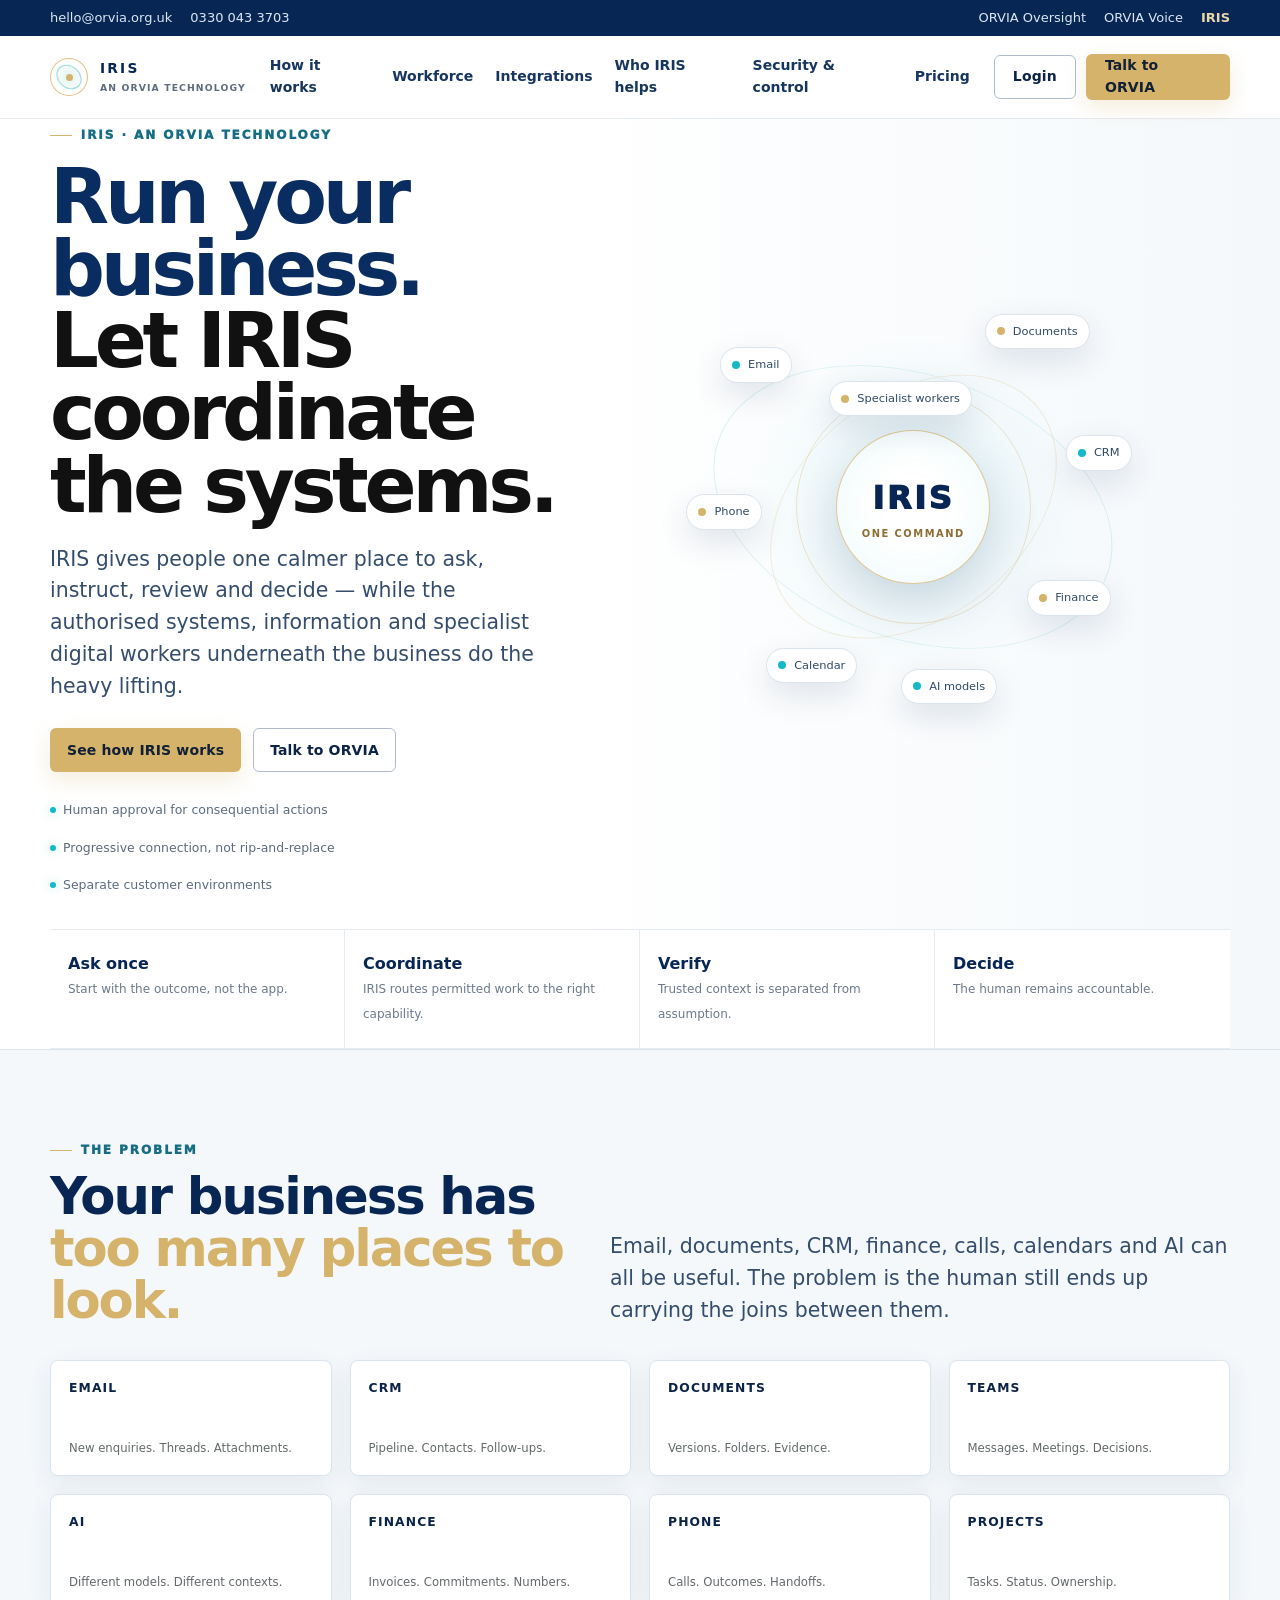
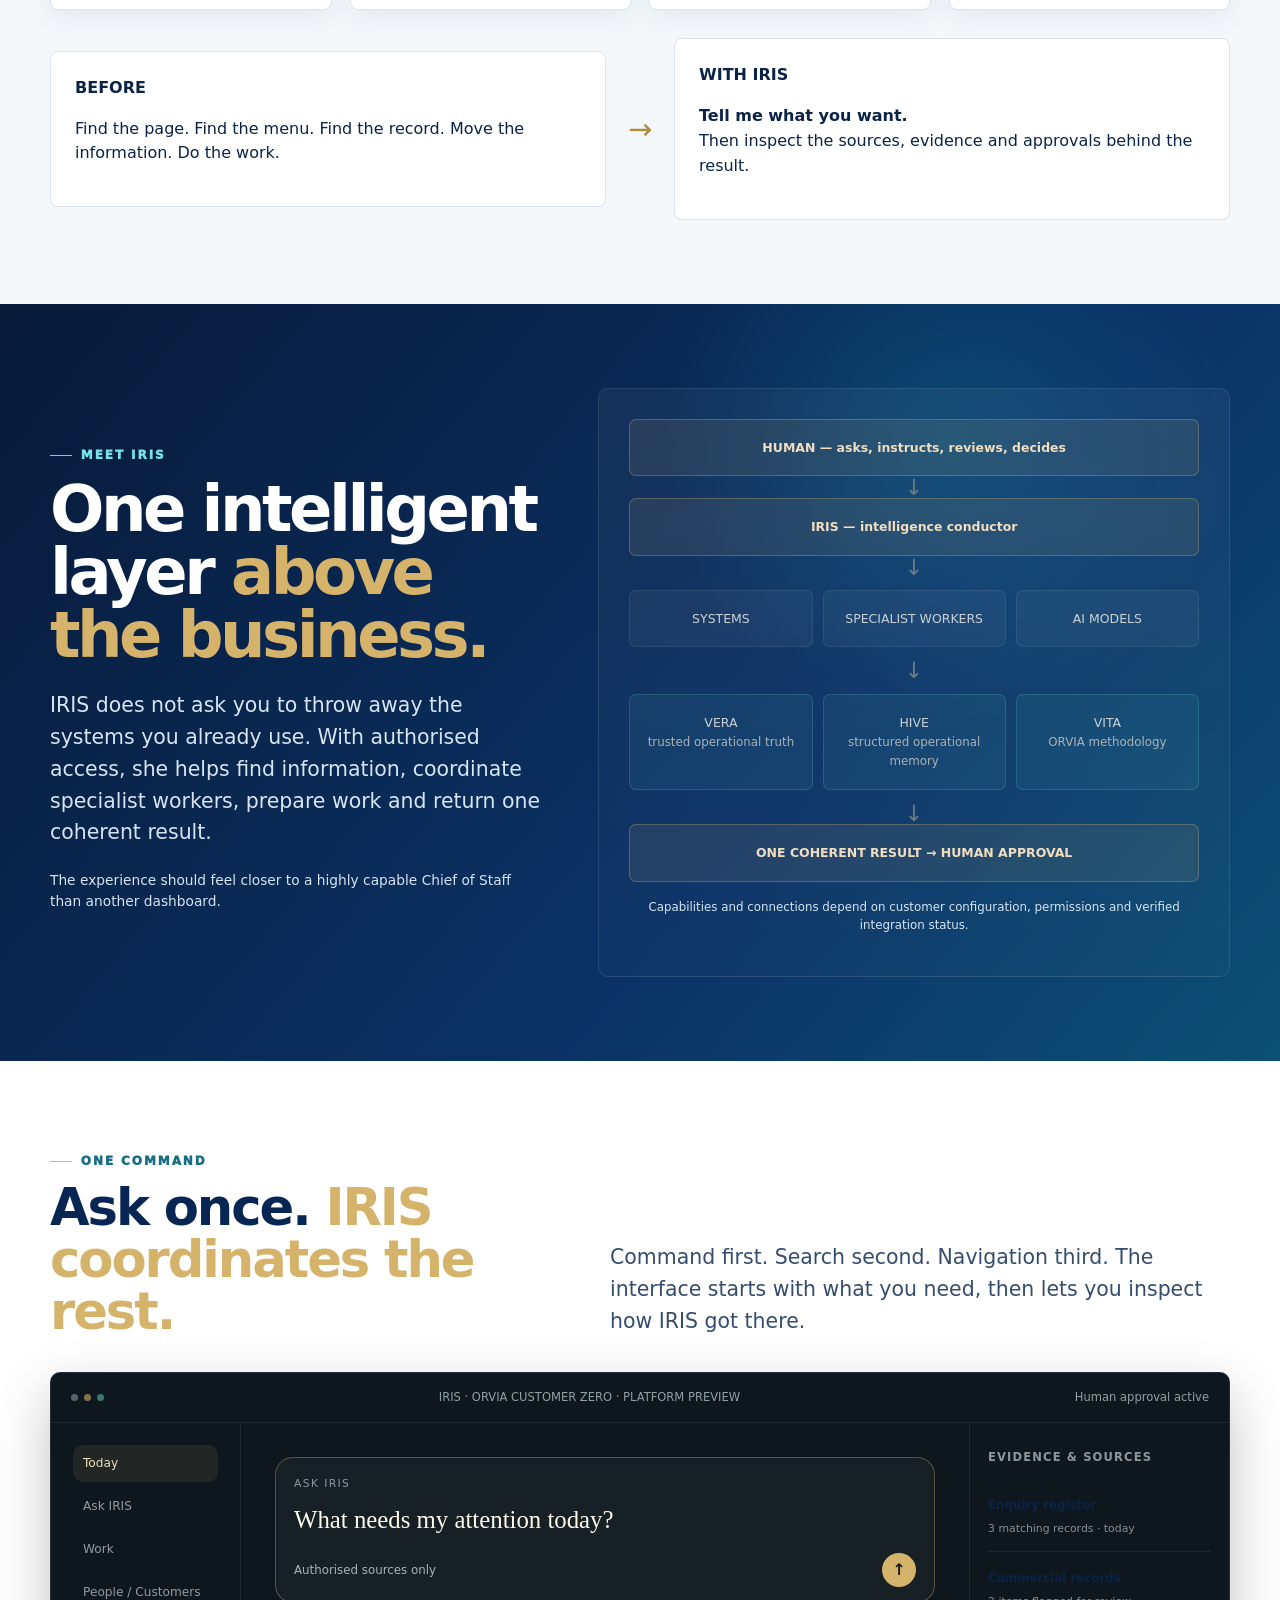
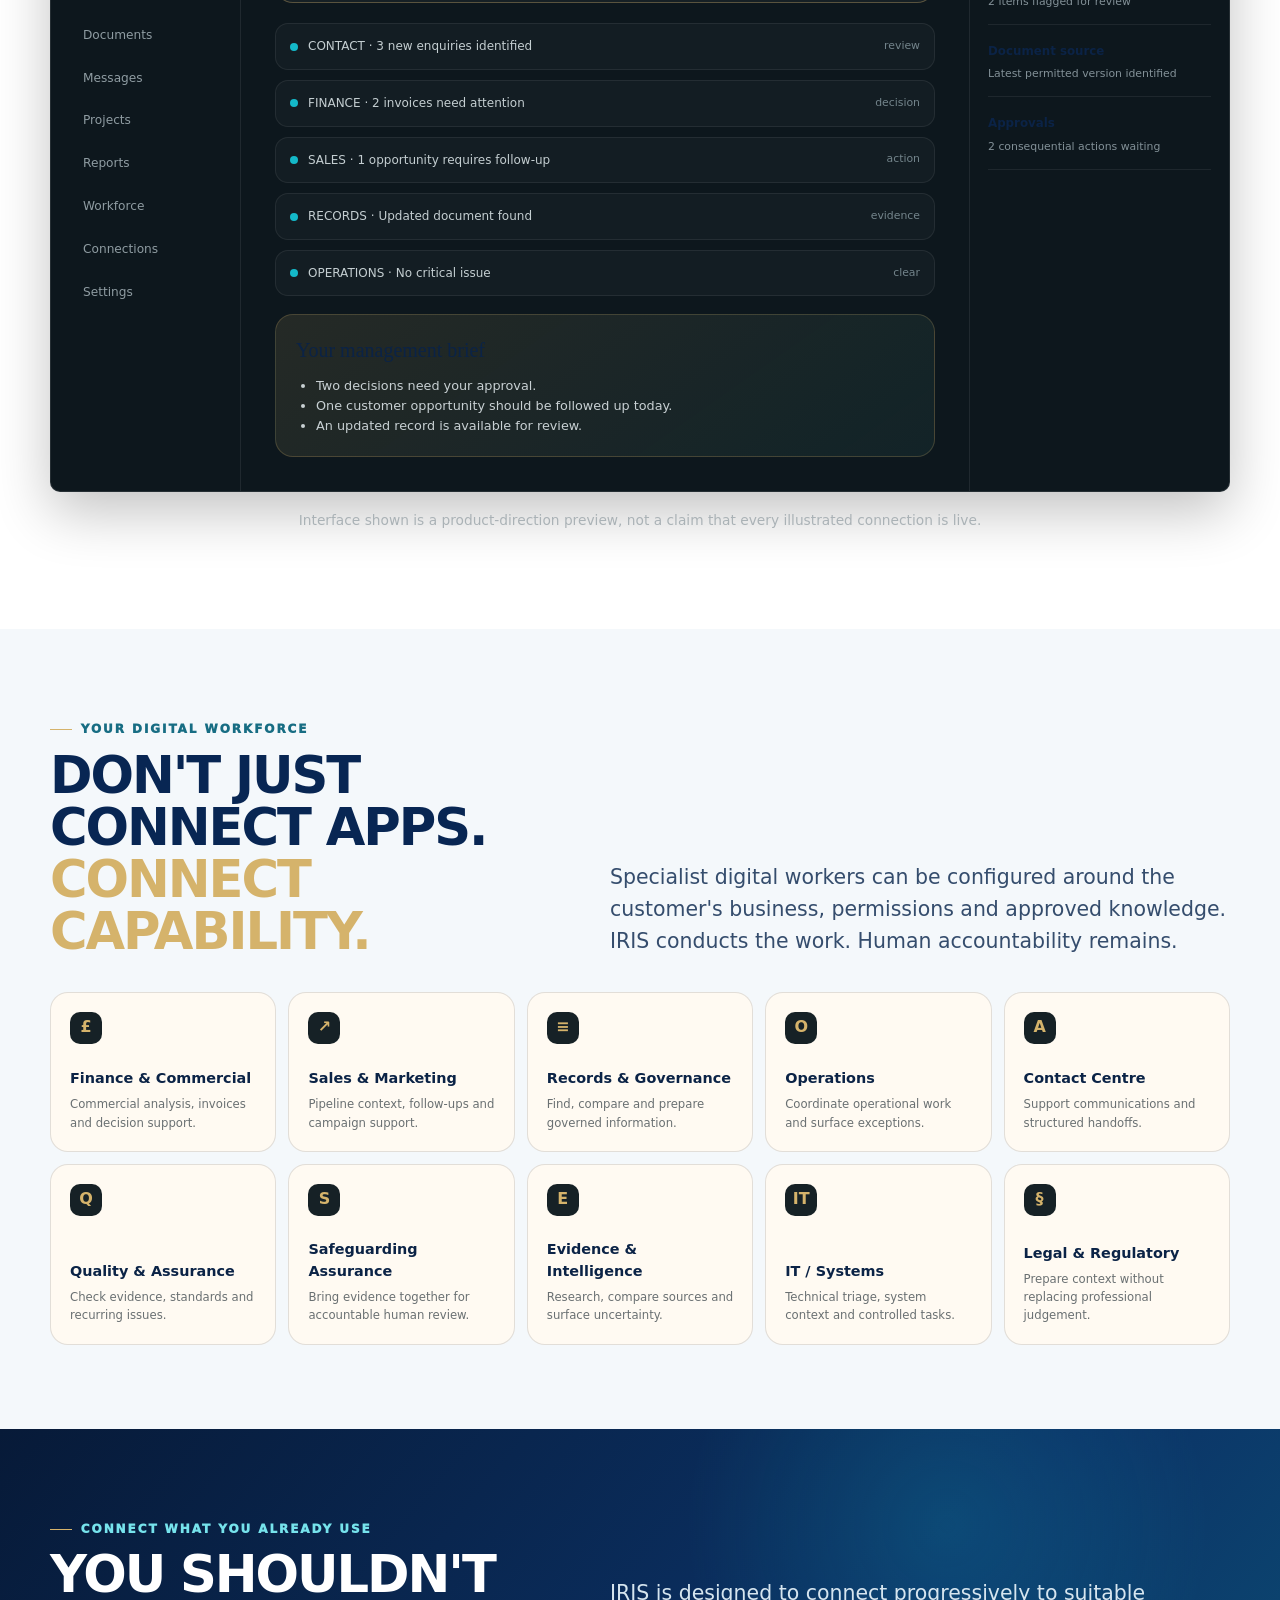
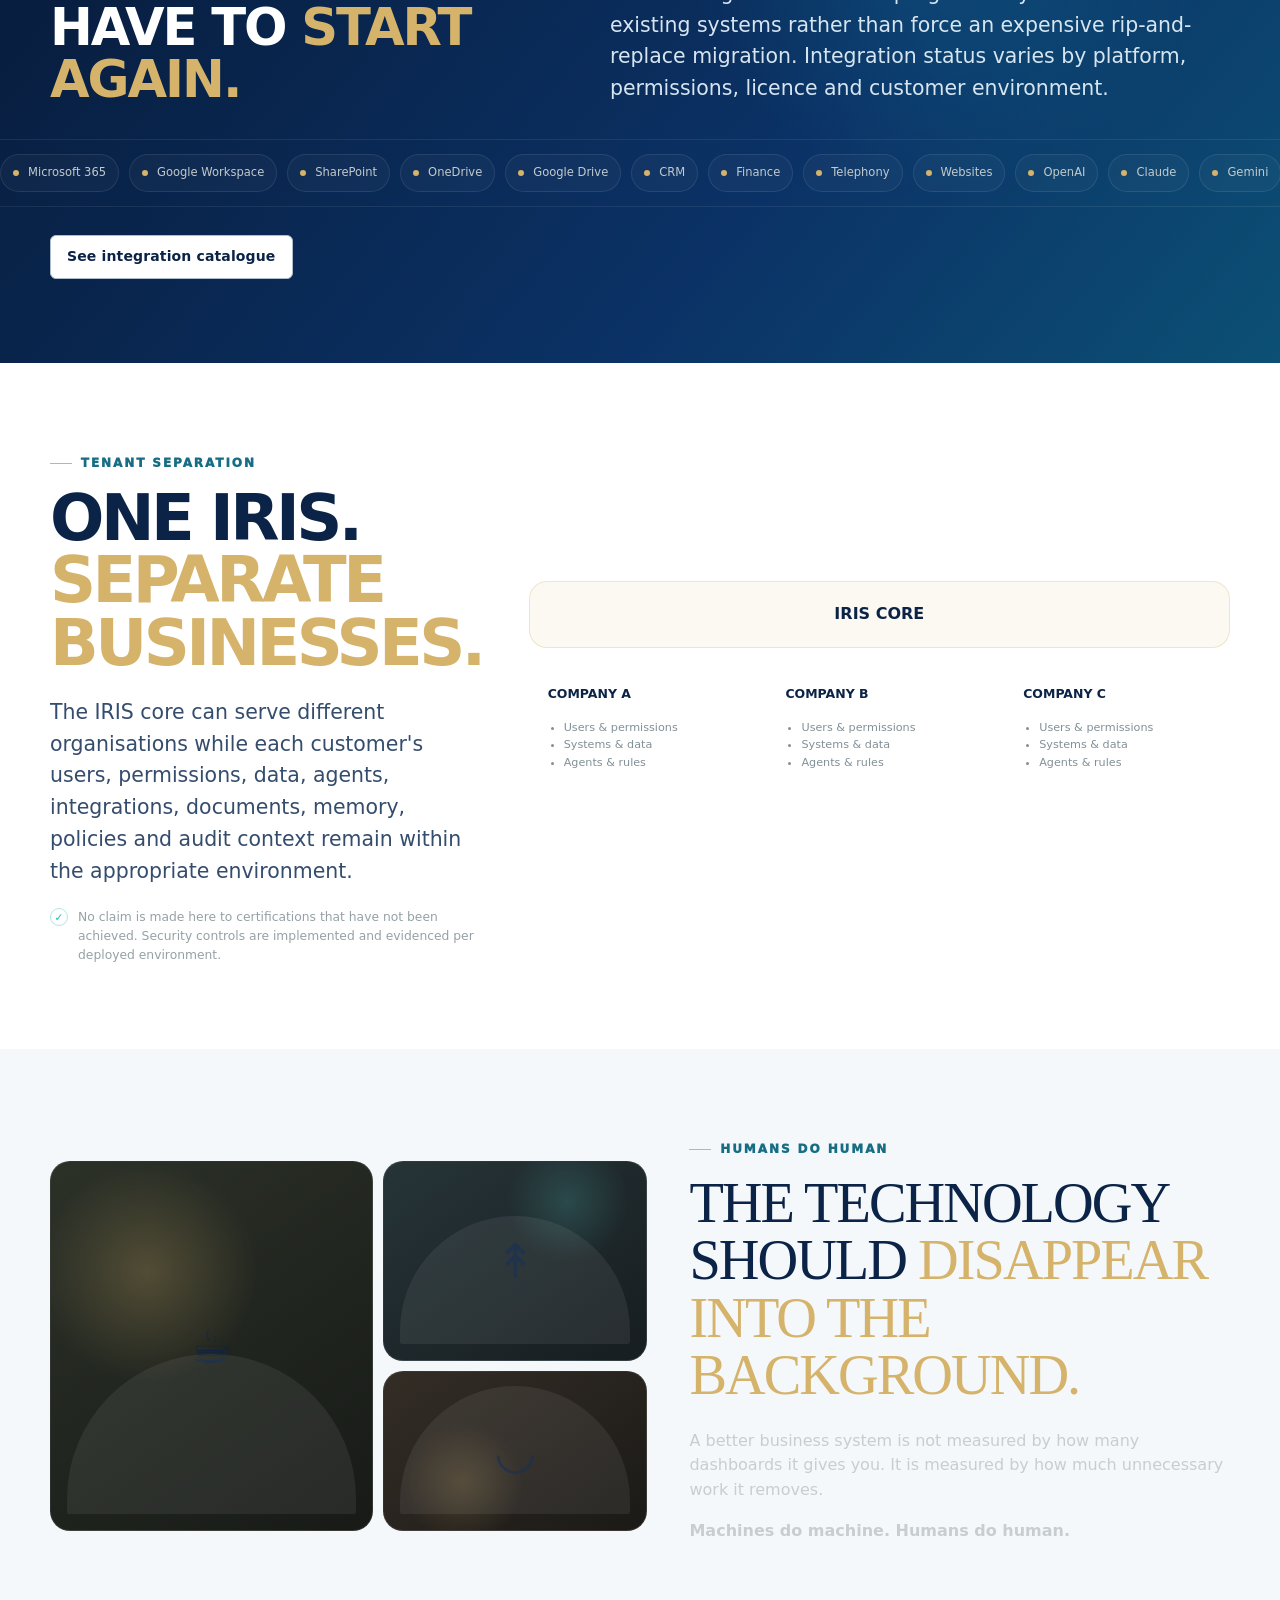
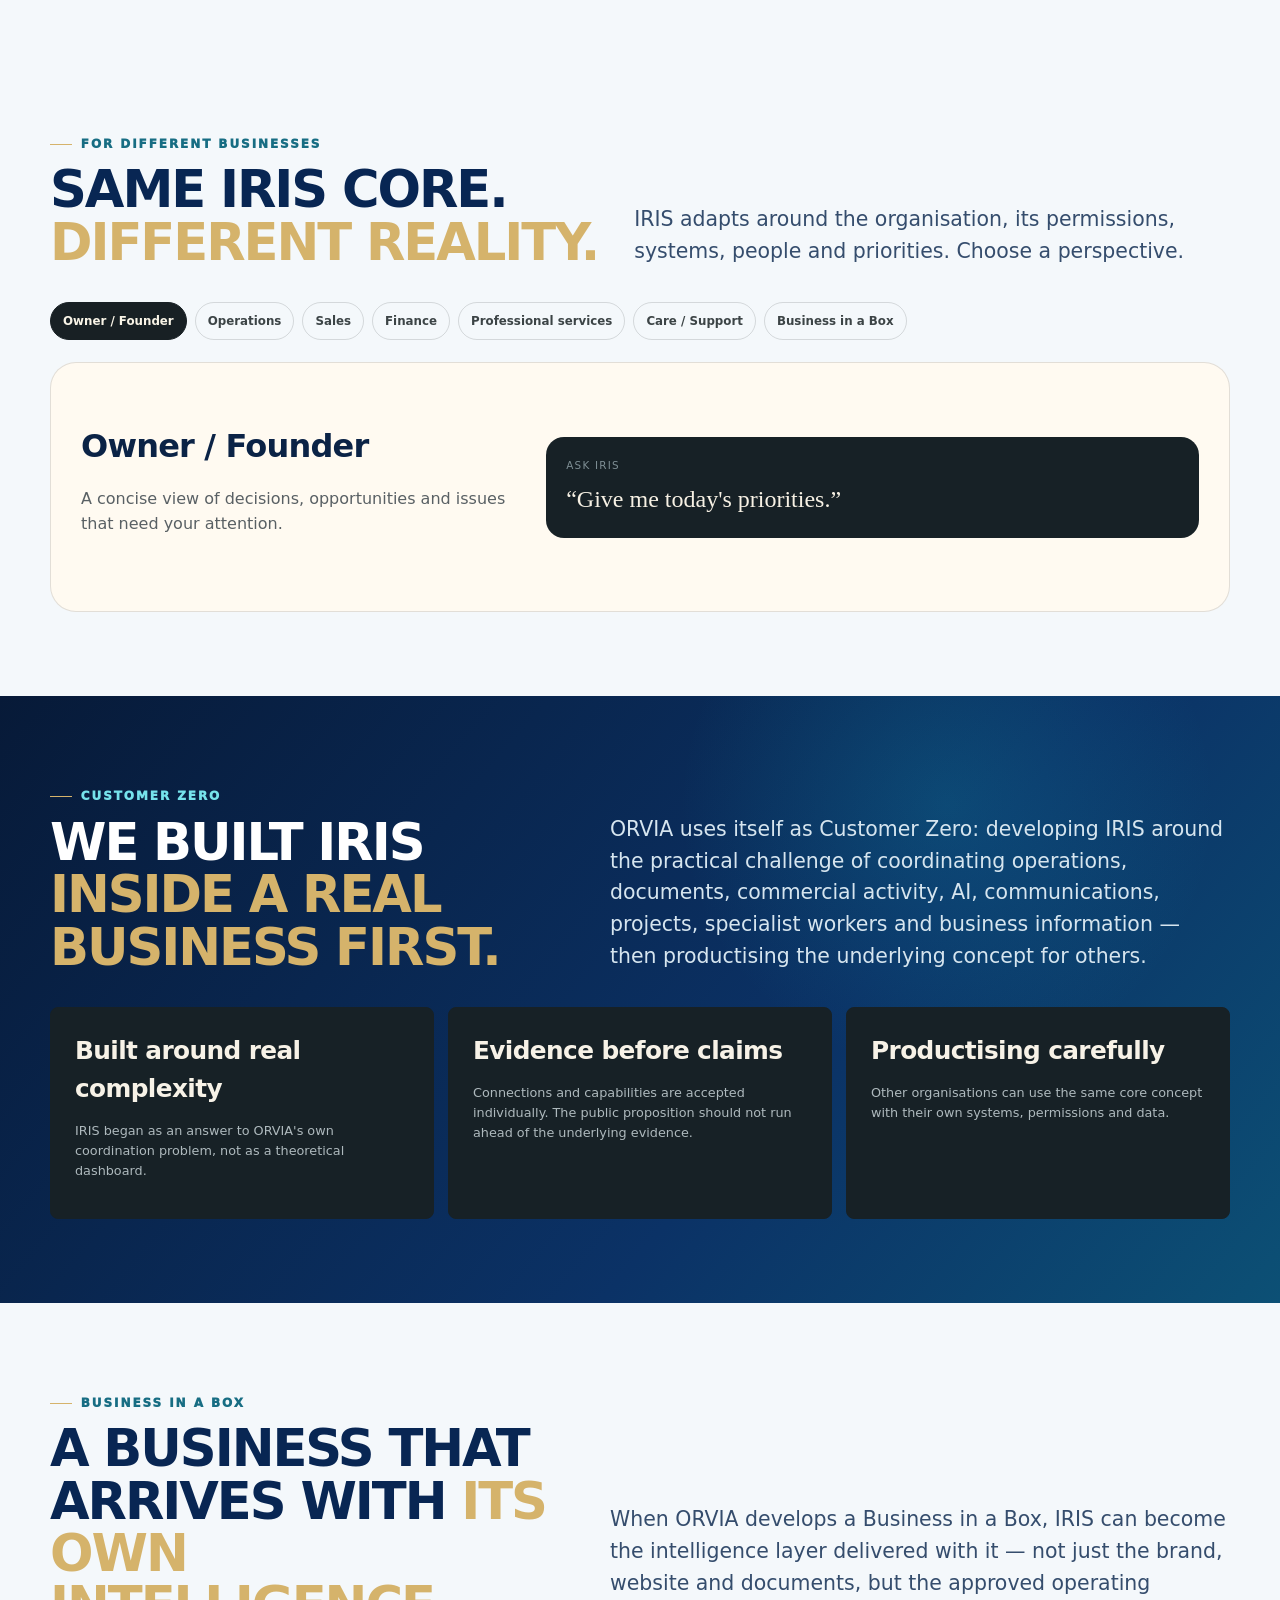
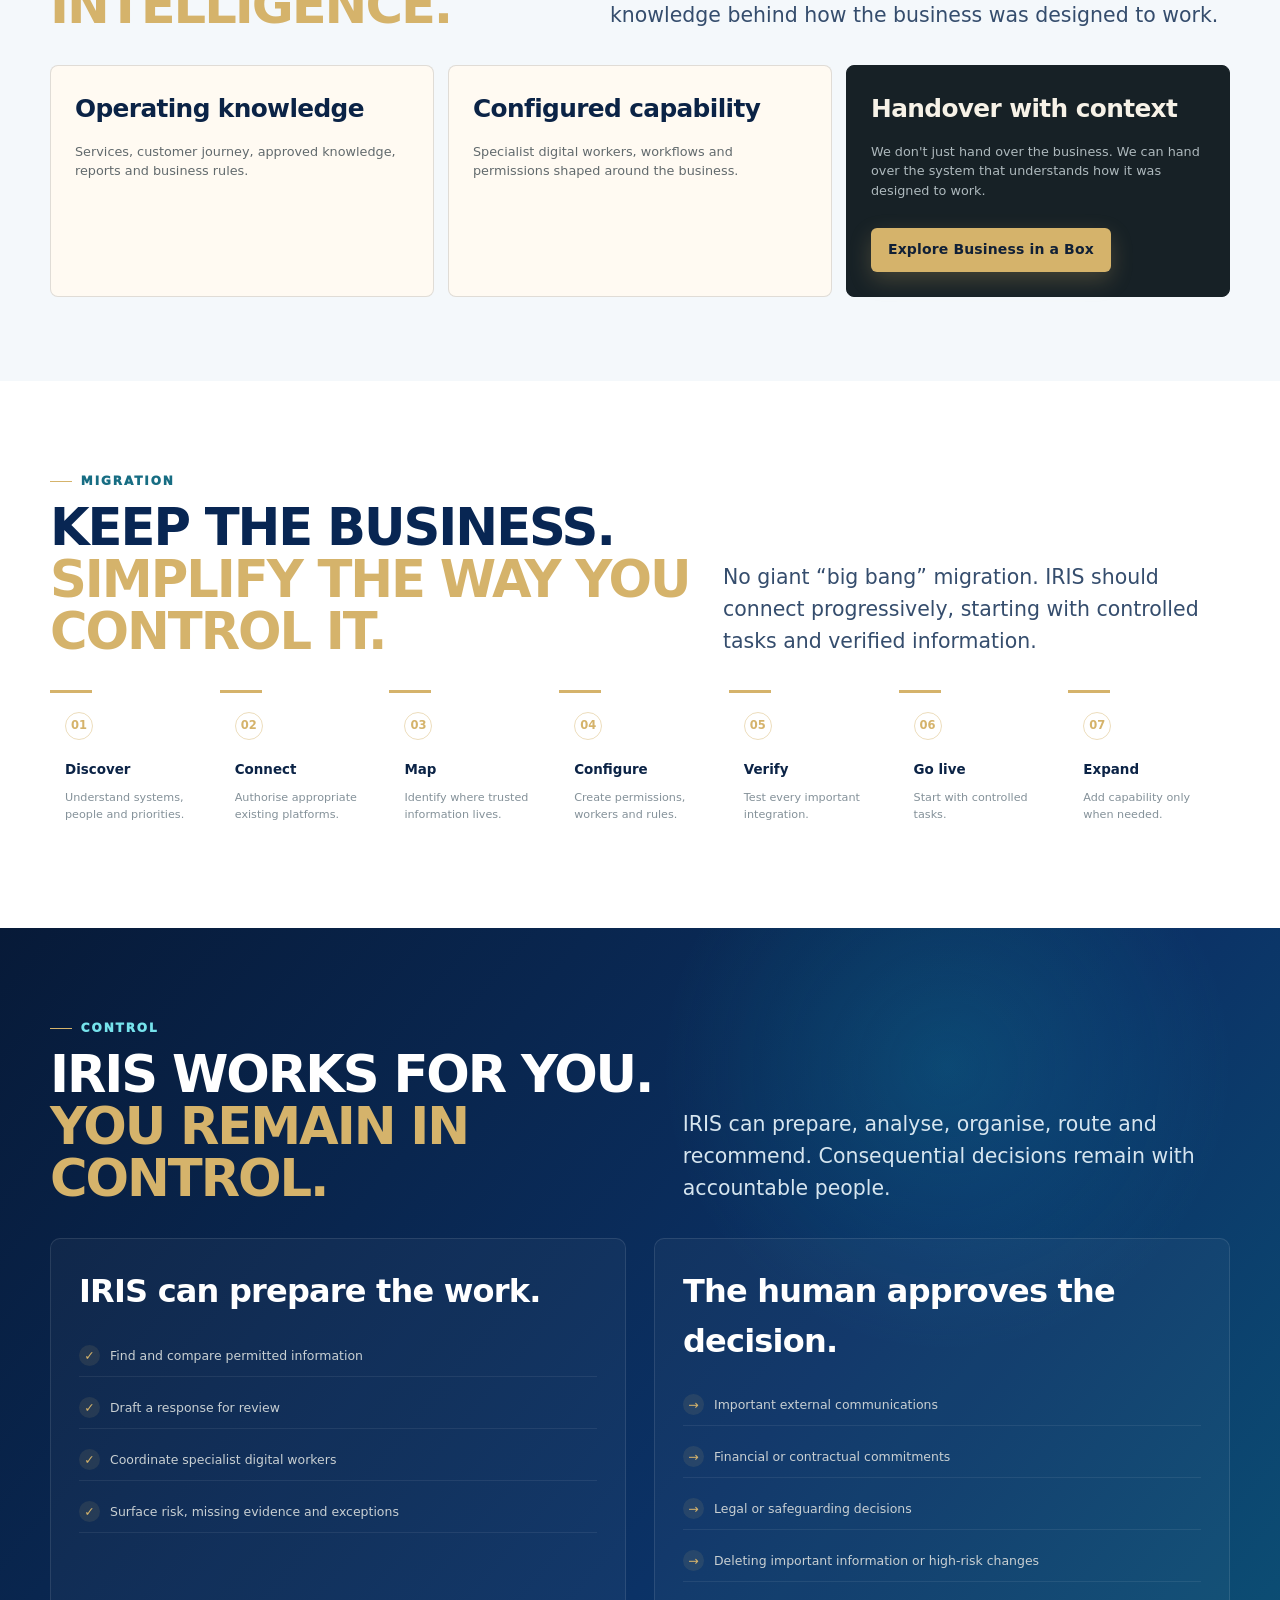
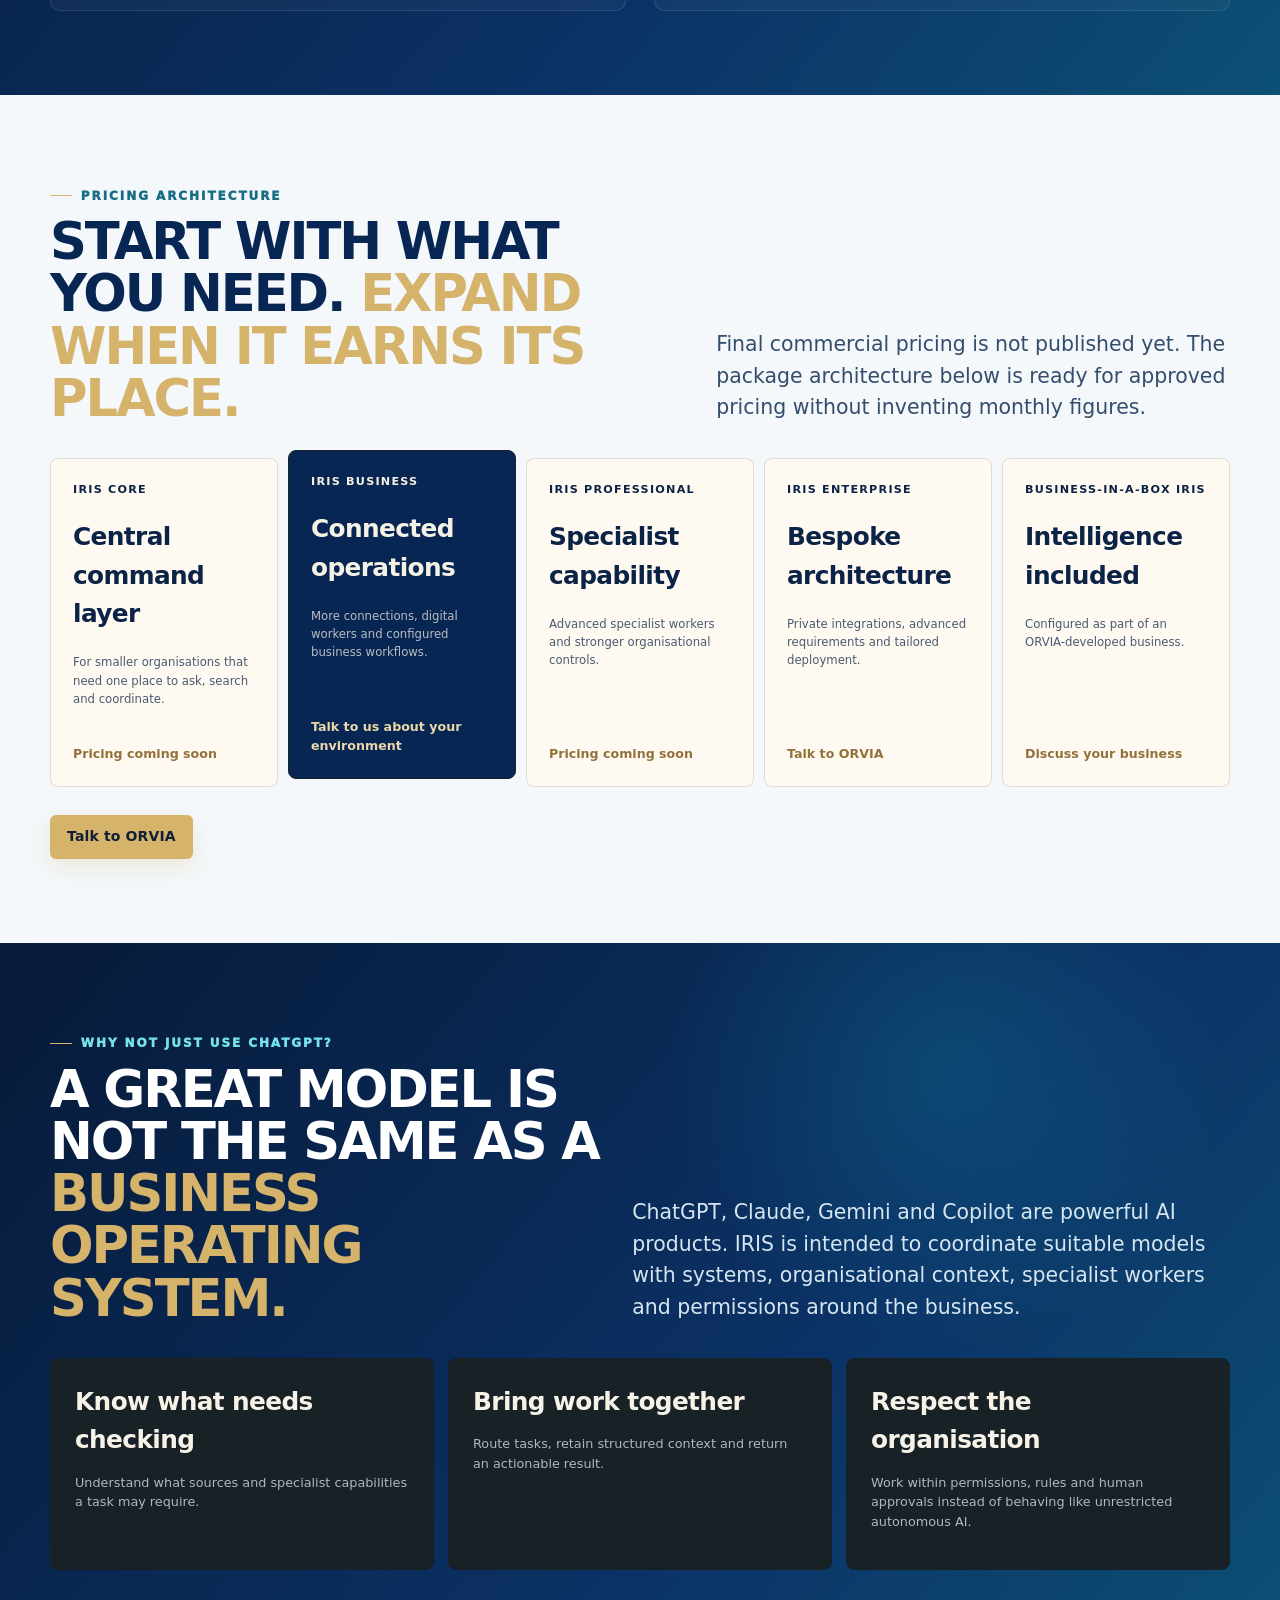
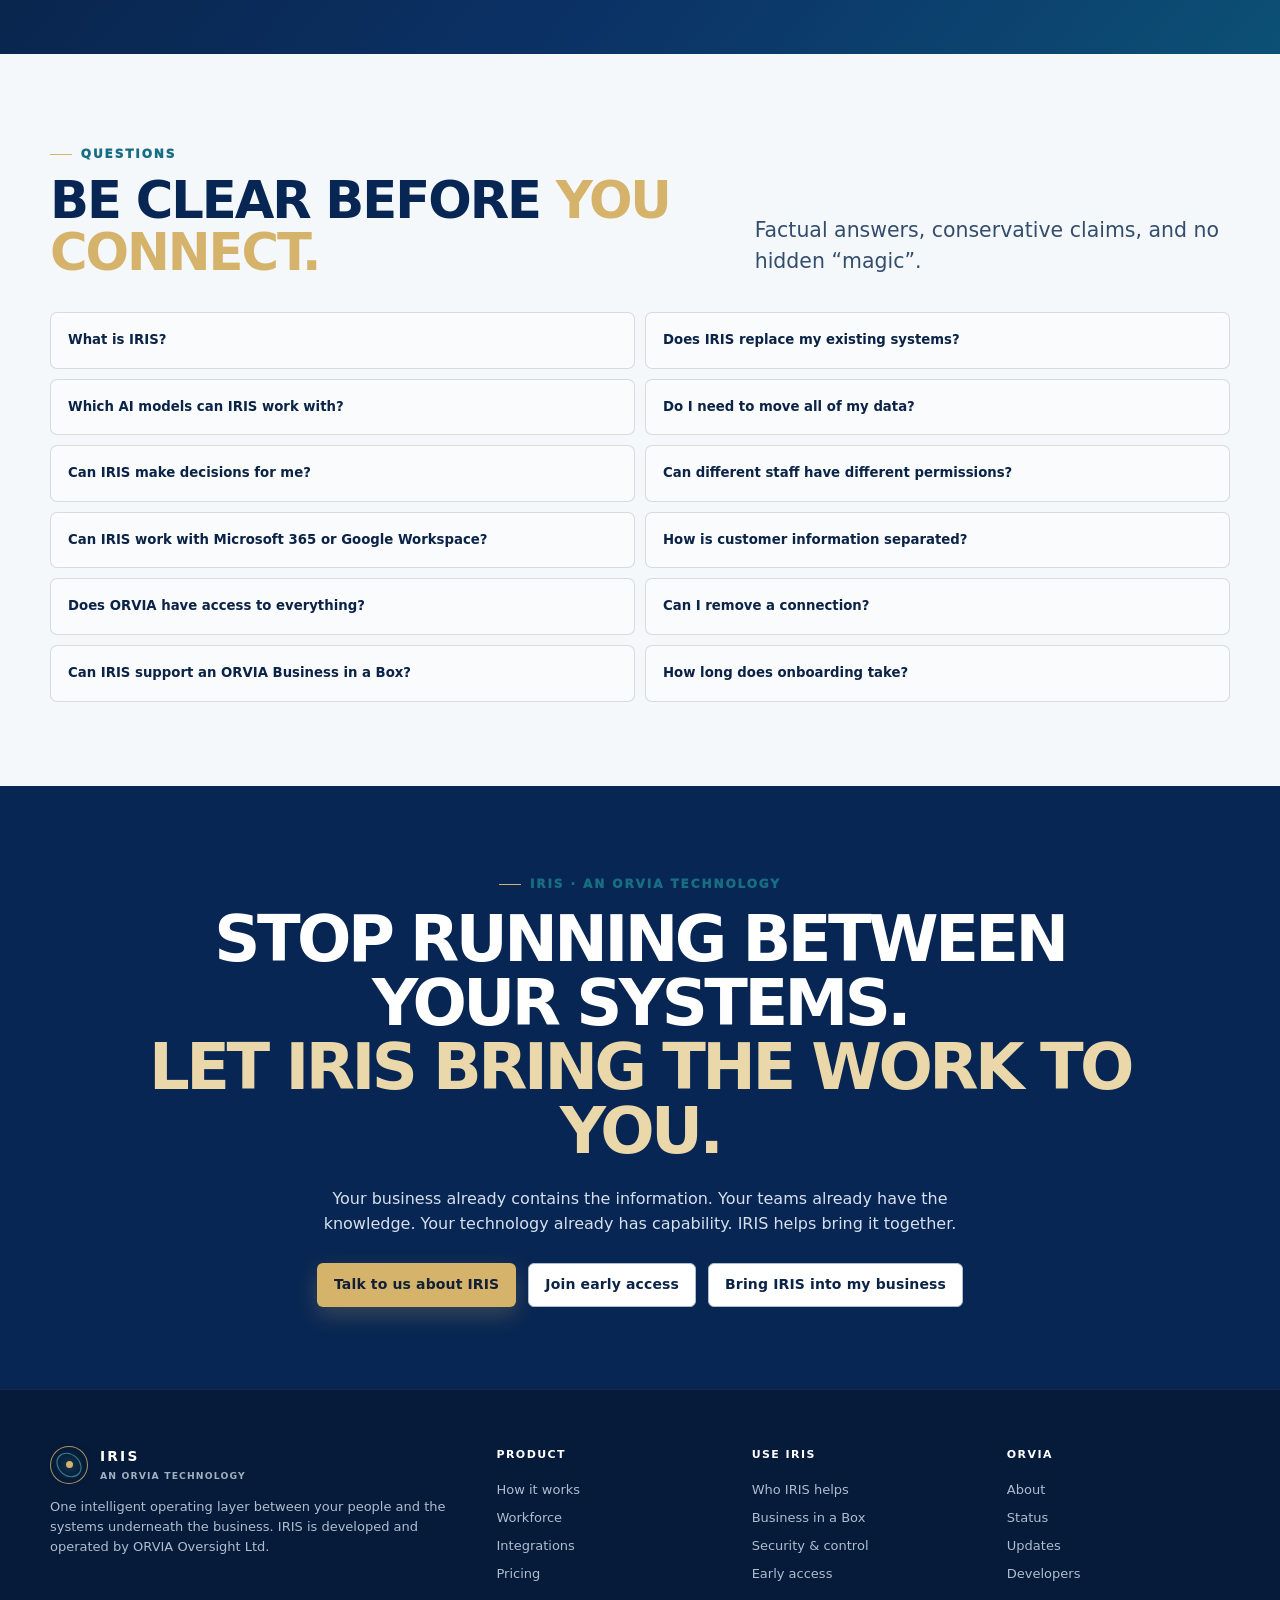
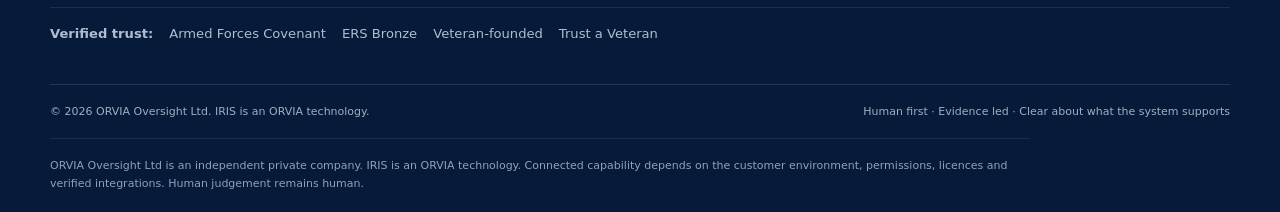
<file: index.html>
<!doctype html><html lang="en-GB"><head><meta charset="utf-8"><meta name="viewport" content="width=device-width,initial-scale=1"><meta name="theme-color" content="#121619"><title>IRIS by ORVIA | Run your business. Not your software.</title><meta name="description" content="IRIS is the intelligent operating layer from ORVIA Oversight Ltd — one place to coordinate authorised systems, information, AI capability and specialist digital workers."><meta name="robots" content="index,follow"><link rel="stylesheet" href="/assets/styles.css"></head><body>
<a class="skip-link" href="#main">Skip to content</a>
<div class="utility"><div class="wrap"><a href="mailto:hello@orvia.org.uk">hello@orvia.org.uk</a><a href="tel:03300433703">0330 043 3703</a><span class="push"><a href="https://www.orvia.org.uk/">ORVIA Oversight</a><a href="https://www.orvia.org.uk/voice">ORVIA Voice</a><a class="active-product" href="/">IRIS</a></span></div></div>
<header class="site-header">
  <div class="wrap navbar">
    <a class="brand" href="/" aria-label="IRIS home">
      <span class="brand-mark"><span class="brand-core"></span></span>
      <span class="brand-name">IRIS<span>AN ORVIA TECHNOLOGY</span></span>
    </a>
    <nav class="nav-links" aria-label="Primary navigation">
      <a href="/how-it-works/">How it works</a><a href="/workforce/">Workforce</a><a href="/integrations/">Integrations</a><a href="/business/">Who IRIS helps</a><a href="/security/">Security & control</a><a href="/pricing/">Pricing</a>
    </nav>
    <div class="nav-cta"><a class="btn btn-soft" href="/login/">Login</a><a class="btn btn-primary" href="/contact/">Talk to ORVIA</a><button class="menu-btn" data-menu aria-expanded="false" aria-label="Open menu">☰</button></div>
  </div>
  <nav class="mobile-menu" data-mobile-menu aria-label="Mobile navigation"><a href="/how-it-works/">How it works</a><a href="/workforce/">Workforce</a><a href="/integrations/">Integrations</a><a href="/business/">Who IRIS helps</a><a href="/business-in-a-box/">Business in a Box</a><a href="/security/">Security & control</a><a href="/pricing/">Pricing</a><a href="/about/">About</a><a href="/contact/">Contact</a><a class="orvia-home-link" href="https://www.orvia.org.uk/">Back to ORVIA</a></nav>
</header><main id="main">
<section class="hero"><div class="wrap hero-grid"><div><span class="eyebrow">IRIS · AN ORVIA TECHNOLOGY</span><h1 class="display">Run your business.<br><span class="gold">Let IRIS coordinate the systems.</span></h1><p class="kicker">IRIS gives people one calmer place to ask, instruct, review and decide — while the authorised systems, information and specialist digital workers underneath the business do the heavy lifting.</p><div class="hero-actions"><a class="btn btn-primary" href="#command">See how IRIS works</a><a class="btn btn-soft" href="/contact/">Talk to ORVIA</a></div><div class="trust-line"><span><i></i> Human approval for consequential actions</span><span><i></i> Progressive connection, not rip-and-replace</span><span><i></i> Separate customer environments</span></div></div>
<div class="hero-stage" aria-label="IRIS sits above connected business systems"><div class="iris-core"><div class="iris-orbit"></div><div class="iris-orbit two"></div><div class="iris-disc"><div><strong>IRIS</strong><span>ONE COMMAND</span></div></div><div class="sys-node n1"><b></b>Email</div><div class="sys-node n2 gold-node"><b></b>Documents</div><div class="sys-node n3"><b></b>CRM</div><div class="sys-node n4 gold-node"><b></b>Finance</div><div class="sys-node n5"><b></b>Calendar</div><div class="sys-node n6 gold-node"><b></b>Phone</div><div class="sys-node n7"><b></b>AI models</div><div class="sys-node n8 gold-node"><b></b>Specialist workers</div></div></div></div>
<div class="wrap metric-strip"><div class="metric-grid"><div class="metric"><strong>Ask once</strong><span>Start with the outcome, not the app.</span></div><div class="metric"><strong>Coordinate</strong><span>IRIS routes permitted work to the right capability.</span></div><div class="metric"><strong>Verify</strong><span>Trusted context is separated from assumption.</span></div><div class="metric"><strong>Decide</strong><span>The human remains accountable.</span></div></div></div></section>

<section class="section section-paper"><div class="wrap"><div class="section-head"><div><span class="eyebrow">The problem</span><h2 class="display">Your business has <span class="gold">too many places to look.</span></h2></div><p class="kicker">Email, documents, CRM, finance, calls, calendars and AI can all be useful. The problem is the human still ends up carrying the joins between them.</p></div><div class="chaos-grid"><div class="chaos-card"><b>EMAIL</b><span>New enquiries. Threads. Attachments.</span></div><div class="chaos-card"><b>CRM</b><span>Pipeline. Contacts. Follow-ups.</span></div><div class="chaos-card"><b>DOCUMENTS</b><span>Versions. Folders. Evidence.</span></div><div class="chaos-card"><b>TEAMS</b><span>Messages. Meetings. Decisions.</span></div><div class="chaos-card"><b>AI</b><span>Different models. Different contexts.</span></div><div class="chaos-card"><b>FINANCE</b><span>Invoices. Commitments. Numbers.</span></div><div class="chaos-card"><b>PHONE</b><span>Calls. Outcomes. Handoffs.</span></div><div class="chaos-card"><b>PROJECTS</b><span>Tasks. Status. Ownership.</span></div></div><div class="chaos-result"><div class="chaos-person"><b>BEFORE</b><p>Find the page. Find the menu. Find the record. Move the information. Do the work.</p></div><div class="chaos-arrow">→</div><div class="chaos-iris"><b>WITH IRIS</b><p><strong>Tell me what you want.</strong><br>Then inspect the sources, evidence and approvals behind the result.</p></div></div></div></section>

<section class="section section-deep"><div class="wrap architecture"><div><span class="eyebrow">Meet IRIS</span><h2 class="display" style="font-size:clamp(3rem,5vw,5.5rem);margin:14px 0 24px">One intelligent layer <span class="gold">above the business.</span></h2><p class="kicker">IRIS does not ask you to throw away the systems you already use. With authorised access, she helps find information, coordinate specialist workers, prepare work and return one coherent result.</p><p class="small muted">The experience should feel closer to a highly capable Chief of Staff than another dashboard.</p></div><div class="arch-stack"><div class="arch-box primary">HUMAN — asks, instructs, reviews, decides</div><div class="arch-down">↓</div><div class="arch-box primary">IRIS — intelligence conductor</div><div class="arch-down">↓</div><div class="arch-row"><div class="arch-box">SYSTEMS</div><div class="arch-box">SPECIALIST WORKERS</div><div class="arch-box">AI MODELS</div></div><div class="arch-down">↓</div><div class="arch-row"><div class="arch-box foundation">VERA<br><span class="tiny muted">trusted operational truth</span></div><div class="arch-box foundation">HIVE<br><span class="tiny muted">structured operational memory</span></div><div class="arch-box foundation">VITA<br><span class="tiny muted">ORVIA methodology</span></div></div><div class="arch-down">↓</div><div class="arch-box primary">ONE COHERENT RESULT → HUMAN APPROVAL</div><p class="arch-caption">Capabilities and connections depend on customer configuration, permissions and verified integration status.</p></div></div></section>

<section class="section" id="command"><div class="wrap"><div class="section-head"><div><span class="eyebrow">One command</span><h2 class="display">Ask once. <span class="gold">IRIS coordinates the rest.</span></h2></div><p class="kicker">Command first. Search second. Navigation third. The interface starts with what you need, then lets you inspect how IRIS got there.</p></div><div class="command-shell"><div class="command-top"><div class="window-dots"><i></i><i></i><i></i></div><span>IRIS · ORVIA CUSTOMER ZERO · PLATFORM PREVIEW</span><span>Human approval active</span></div><div class="command-body"><nav class="command-nav"><a class="active">Today</a><a>Ask IRIS</a><a>Work</a><a>People / Customers</a><a>Documents</a><a>Messages</a><a>Projects</a><a>Reports</a><a>Workforce</a><a>Connections</a><a>Settings</a></nav><div class="command-main"><div class="ask-box"><div class="ask-label">Ask IRIS</div><div class="ask-question" data-command-question>What needs my attention today?</div><div class="ask-actions"><span class="tiny muted">Authorised sources only</span><button class="ask-send" aria-label="Send example command">↑</button></div></div><div class="command-status"><div class="status-row"><div><i class="status-dot"></i><span>CONTACT · 3 new enquiries identified</span></div><em>review</em></div><div class="status-row"><div><i class="status-dot"></i><span>FINANCE · 2 invoices need attention</span></div><em>decision</em></div><div class="status-row"><div><i class="status-dot"></i><span>SALES · 1 opportunity requires follow-up</span></div><em>action</em></div><div class="status-row"><div><i class="status-dot"></i><span>RECORDS · Updated document found</span></div><em>evidence</em></div><div class="status-row"><div><i class="status-dot"></i><span>OPERATIONS · No critical issue</span></div><em>clear</em></div></div><div class="brief-card"><b>Your management brief</b><ul><li>Two decisions need your approval.</li><li>One customer opportunity should be followed up today.</li><li>An updated record is available for review.</li></ul></div></div><aside class="evidence-drawer"><h4>Evidence & sources</h4><div class="evidence-item"><b>Enquiry register</b><p>3 matching records · today</p></div><div class="evidence-item"><b>Commercial records</b><p>2 items flagged for review</p></div><div class="evidence-item"><b>Document source</b><p>Latest permitted version identified</p></div><div class="evidence-item"><b>Approvals</b><p>2 consequential actions waiting</p></div></aside></div></div><p class="small muted" style="text-align:center;margin-top:18px">Interface shown is a product-direction preview, not a claim that every illustrated connection is live.</p></div></section>

<section class="section section-paper"><div class="wrap"><div class="section-head"><div><span class="eyebrow">Your digital workforce</span><h2 class="display">DON'T JUST CONNECT APPS. <span class="gold">CONNECT CAPABILITY.</span></h2></div><p class="kicker">Specialist digital workers can be configured around the customer's business, permissions and approved knowledge. IRIS conducts the work. Human accountability remains.</p></div><div class="workforce-grid"><div class="worker"><div class="icon">£</div><div><h3>Finance & Commercial</h3><p>Commercial analysis, invoices and decision support.</p></div></div><div class="worker"><div class="icon">↗</div><div><h3>Sales & Marketing</h3><p>Pipeline context, follow-ups and campaign support.</p></div></div><div class="worker"><div class="icon">≡</div><div><h3>Records & Governance</h3><p>Find, compare and prepare governed information.</p></div></div><div class="worker"><div class="icon">O</div><div><h3>Operations</h3><p>Coordinate operational work and surface exceptions.</p></div></div><div class="worker"><div class="icon">A</div><div><h3>Contact Centre</h3><p>Support communications and structured handoffs.</p></div></div><div class="worker"><div class="icon">Q</div><div><h3>Quality & Assurance</h3><p>Check evidence, standards and recurring issues.</p></div></div><div class="worker"><div class="icon">S</div><div><h3>Safeguarding Assurance</h3><p>Bring evidence together for accountable human review.</p></div></div><div class="worker"><div class="icon">E</div><div><h3>Evidence & Intelligence</h3><p>Research, compare sources and surface uncertainty.</p></div></div><div class="worker"><div class="icon">IT</div><div><h3>IT / Systems</h3><p>Technical triage, system context and controlled tasks.</p></div></div><div class="worker"><div class="icon">§</div><div><h3>Legal & Regulatory</h3><p>Prepare context without replacing professional judgement.</p></div></div></div></div></section>

<section class="section section-deep"><div class="wrap"><div class="section-head"><div><span class="eyebrow">Connect what you already use</span><h2 class="display">YOU SHOULDN'T HAVE TO <span class="gold">START AGAIN.</span></h2></div><p class="kicker">IRIS is designed to connect progressively to suitable existing systems rather than force an expensive rip-and-replace migration. Integration status varies by platform, permissions, licence and customer environment.</p></div></div><div class="integration-marquee" aria-label="Example integration categories"><div class="integration-track"><span class="int-chip"><i></i>Microsoft 365</span><span class="int-chip"><i></i>Google Workspace</span><span class="int-chip"><i></i>SharePoint</span><span class="int-chip"><i></i>OneDrive</span><span class="int-chip"><i></i>Google Drive</span><span class="int-chip"><i></i>CRM</span><span class="int-chip"><i></i>Finance</span><span class="int-chip"><i></i>Telephony</span><span class="int-chip"><i></i>Websites</span><span class="int-chip"><i></i>OpenAI</span><span class="int-chip"><i></i>Claude</span><span class="int-chip"><i></i>Gemini</span><span class="int-chip"><i></i>Microsoft AI services</span><span class="int-chip"><i></i>Approved APIs</span><span class="int-chip"><i></i>Microsoft 365</span><span class="int-chip"><i></i>Google Workspace</span><span class="int-chip"><i></i>SharePoint</span><span class="int-chip"><i></i>OneDrive</span><span class="int-chip"><i></i>Google Drive</span><span class="int-chip"><i></i>CRM</span><span class="int-chip"><i></i>Finance</span><span class="int-chip"><i></i>Telephony</span><span class="int-chip"><i></i>Websites</span><span class="int-chip"><i></i>OpenAI</span><span class="int-chip"><i></i>Claude</span><span class="int-chip"><i></i>Gemini</span><span class="int-chip"><i></i>Microsoft AI services</span><span class="int-chip"><i></i>Approved APIs</span></div></div><div class="wrap" style="padding-top:28px"><a class="btn btn-soft" href="/integrations/">See integration catalogue</a></div></section>

<section class="section"><div class="wrap tenant-visual"><div><span class="eyebrow">Tenant separation</span><h2 class="display" style="font-size:clamp(3rem,5vw,5.2rem);margin:14px 0 22px">ONE IRIS. <span class="gold">SEPARATE BUSINESSES.</span></h2><p class="kicker">The IRIS core can serve different organisations while each customer's users, permissions, data, agents, integrations, documents, memory, policies and audit context remain within the appropriate environment.</p><div class="guardrail"><i>✓</i><span>No claim is made here to certifications that have not been achieved. Security controls are implemented and evidenced per deployed environment.</span></div></div><div class="tenant-stack"><div class="tenant-core">IRIS CORE</div><div class="tenant-spaces"><div class="tenant"><b>COMPANY A</b><ul><li>Users & permissions</li><li>Systems & data</li><li>Agents & rules</li></ul></div><div class="tenant"><b>COMPANY B</b><ul><li>Users & permissions</li><li>Systems & data</li><li>Agents & rules</li></ul></div><div class="tenant"><b>COMPANY C</b><ul><li>Users & permissions</li><li>Systems & data</li><li>Agents & rules</li></ul></div></div></div></div></section>

<section class="section section-warm"><div class="wrap human-grid"><div class="human-mosaic" aria-label="Human moments away from dashboards"><div class="human-tile one"><span class="human-icon">☕</span></div><div class="human-tile two"><span class="human-icon">↟</span></div><div class="human-tile three"><span class="human-icon">◡</span></div></div><div class="human-copy"><span class="eyebrow">Humans do human</span><div class="quote">THE TECHNOLOGY SHOULD <span class="gold">DISAPPEAR INTO THE BACKGROUND.</span></div><p>A better business system is not measured by how many dashboards it gives you. It is measured by how much unnecessary work it removes.</p><p><strong>Machines do machine. Humans do human.</strong></p></div></div></section>

<section class="section section-paper"><div class="wrap"><div class="section-head"><div><span class="eyebrow">For different businesses</span><h2 class="display">SAME IRIS CORE. <span class="gold">DIFFERENT REALITY.</span></h2></div><p class="kicker">IRIS adapts around the organisation, its permissions, systems, people and priorities. Choose a perspective.</p></div><div class="role-tabs"><button class="role-tab active" data-role-tab data-role="owner">Owner / Founder</button><button class="role-tab" data-role-tab data-role="operations">Operations</button><button class="role-tab" data-role-tab data-role="sales">Sales</button><button class="role-tab" data-role-tab data-role="finance">Finance</button><button class="role-tab" data-role-tab data-role="professional">Professional services</button><button class="role-tab" data-role-tab data-role="care">Care / Support</button><button class="role-tab" data-role-tab data-role="biaB">Business in a Box</button></div><div class="role-panel"><div><h3 data-role-title>Owner / Founder</h3><p class="muted" data-role-desc>A concise view of decisions, opportunities and issues that need your attention.</p></div><div class="role-prompt"><small>Ask IRIS</small><span data-role-prompt>“Give me today's priorities.”</span></div></div></div></section>

<section class="section section-deep"><div class="wrap"><div class="section-head"><div><span class="eyebrow">Customer Zero</span><h2 class="display">WE BUILT IRIS <span class="gold">INSIDE A REAL BUSINESS FIRST.</span></h2></div><p class="kicker">ORVIA uses itself as Customer Zero: developing IRIS around the practical challenge of coordinating operations, documents, commercial activity, AI, communications, projects, specialist workers and business information — then productising the underlying concept for others.</p></div><div class="content-grid"><div class="content-card dark"><h3>Built around real complexity</h3><p>IRIS began as an answer to ORVIA's own coordination problem, not as a theoretical dashboard.</p></div><div class="content-card dark"><h3>Evidence before claims</h3><p>Connections and capabilities are accepted individually. The public proposition should not run ahead of the underlying evidence.</p></div><div class="content-card dark"><h3>Productising carefully</h3><p>Other organisations can use the same core concept with their own systems, permissions and data.</p></div></div></div></section>

<section class="section section-paper"><div class="wrap"><div class="section-head"><div><span class="eyebrow">Business in a Box</span><h2 class="display">A BUSINESS THAT ARRIVES WITH <span class="gold">ITS OWN INTELLIGENCE.</span></h2></div><p class="kicker">When ORVIA develops a Business in a Box, IRIS can become the intelligence layer delivered with it — not just the brand, website and documents, but the approved operating knowledge behind how the business was designed to work.</p></div><div class="content-grid"><div class="content-card"><h3>Operating knowledge</h3><p>Services, customer journey, approved knowledge, reports and business rules.</p></div><div class="content-card"><h3>Configured capability</h3><p>Specialist digital workers, workflows and permissions shaped around the business.</p></div><div class="content-card dark"><h3>Handover with context</h3><p>We don't just hand over the business. We can hand over the system that understands how it was designed to work.</p><a class="btn btn-primary" href="/business-in-a-box/" style="margin-top:14px">Explore Business in a Box</a></div></div></div></section>

<section class="section"><div class="wrap"><div class="section-head"><div><span class="eyebrow">Migration</span><h2 class="display">KEEP THE BUSINESS. <span class="gold">SIMPLIFY THE WAY YOU CONTROL IT.</span></h2></div><p class="kicker">No giant “big bang” migration. IRIS should connect progressively, starting with controlled tasks and verified information.</p></div><div class="timeline"><div class="step"><span>01</span><h3>Discover</h3><p>Understand systems, people and priorities.</p></div><div class="step"><span>02</span><h3>Connect</h3><p>Authorise appropriate existing platforms.</p></div><div class="step"><span>03</span><h3>Map</h3><p>Identify where trusted information lives.</p></div><div class="step"><span>04</span><h3>Configure</h3><p>Create permissions, workers and rules.</p></div><div class="step"><span>05</span><h3>Verify</h3><p>Test every important integration.</p></div><div class="step"><span>06</span><h3>Go live</h3><p>Start with controlled tasks.</p></div><div class="step"><span>07</span><h3>Expand</h3><p>Add capability only when needed.</p></div></div></div></section>

<section class="section section-deep"><div class="wrap"><div class="section-head"><div><span class="eyebrow">Control</span><h2 class="display">IRIS WORKS FOR YOU. <span class="gold">YOU REMAIN IN CONTROL.</span></h2></div><p class="kicker">IRIS can prepare, analyse, organise, route and recommend. Consequential decisions remain with accountable people.</p></div><div class="control-grid"><div class="control-card"><h3>IRIS can prepare the work.</h3><div class="approval-list"><div class="approval-item"><i>✓</i>Find and compare permitted information</div><div class="approval-item"><i>✓</i>Draft a response for review</div><div class="approval-item"><i>✓</i>Coordinate specialist digital workers</div><div class="approval-item"><i>✓</i>Surface risk, missing evidence and exceptions</div></div></div><div class="control-card"><h3>The human approves the decision.</h3><div class="approval-list"><div class="approval-item"><i>→</i>Important external communications</div><div class="approval-item"><i>→</i>Financial or contractual commitments</div><div class="approval-item"><i>→</i>Legal or safeguarding decisions</div><div class="approval-item"><i>→</i>Deleting important information or high-risk changes</div></div></div></div></div></section>

<section class="section section-paper"><div class="wrap"><div class="section-head"><div><span class="eyebrow">Pricing architecture</span><h2 class="display">START WITH WHAT YOU NEED. <span class="gold">EXPAND WHEN IT EARNS ITS PLACE.</span></h2></div><p class="kicker">Final commercial pricing is not published yet. The package architecture below is ready for approved pricing without inventing monthly figures.</p></div><div class="pricing-grid"><div class="price-card"><span class="tier">IRIS Core</span><h3>Central command layer</h3><p>For smaller organisations that need one place to ask, search and coordinate.</p><div class="price">Pricing coming soon</div></div><div class="price-card featured"><span class="tier">IRIS Business</span><h3>Connected operations</h3><p>More connections, digital workers and configured business workflows.</p><div class="price">Talk to us about your environment</div></div><div class="price-card"><span class="tier">IRIS Professional</span><h3>Specialist capability</h3><p>Advanced specialist workers and stronger organisational controls.</p><div class="price">Pricing coming soon</div></div><div class="price-card"><span class="tier">IRIS Enterprise</span><h3>Bespoke architecture</h3><p>Private integrations, advanced requirements and tailored deployment.</p><div class="price">Talk to ORVIA</div></div><div class="price-card"><span class="tier">Business-in-a-Box IRIS</span><h3>Intelligence included</h3><p>Configured as part of an ORVIA-developed business.</p><div class="price">Discuss your business</div></div></div><div style="margin-top:28px"><a class="btn btn-primary" href="/contact/">Talk to ORVIA</a></div></div></section>

<section class="section section-deep"><div class="wrap"><div class="section-head"><div><span class="eyebrow">Why not just use ChatGPT?</span><h2 class="display">A GREAT MODEL IS NOT THE SAME AS A <span class="gold">BUSINESS OPERATING SYSTEM.</span></h2></div><p class="kicker">ChatGPT, Claude, Gemini and Copilot are powerful AI products. IRIS is intended to coordinate suitable models with systems, organisational context, specialist workers and permissions around the business.</p></div><div class="content-grid"><div class="content-card dark"><h3>Know what needs checking</h3><p>Understand what sources and specialist capabilities a task may require.</p></div><div class="content-card dark"><h3>Bring work together</h3><p>Route tasks, retain structured context and return an actionable result.</p></div><div class="content-card dark"><h3>Respect the organisation</h3><p>Work within permissions, rules and human approvals instead of behaving like unrestricted autonomous AI.</p></div></div></div></section>

<section class="section section-paper"><div class="wrap"><div class="section-head"><div><span class="eyebrow">Questions</span><h2 class="display">BE CLEAR BEFORE <span class="gold">YOU CONNECT.</span></h2></div><p class="kicker">Factual answers, conservative claims, and no hidden “magic”.</p></div><div class="faq"><details><summary>What is IRIS?</summary><p>IRIS is an ORVIA technology intended to sit above authorised business systems, information and specialist digital workers, helping people ask, coordinate, review and decide from one place.</p></details><details><summary>Does IRIS replace my existing systems?</summary><p>Not by default. The design principle is progressive connection to suitable existing systems rather than a forced rip-and-replace migration.</p></details><details><summary>Which AI models can IRIS work with?</summary><p>The architecture may work with leading AI technologies and specialist services where suitable integrations, permissions and configuration are available. Individual capabilities must be verified before being presented as live.</p></details><details><summary>Do I need to move all of my data?</summary><p>No blanket migration is assumed. Onboarding should identify where trusted information already lives and connect only what is appropriate.</p></details><details><summary>Can IRIS make decisions for me?</summary><p>IRIS can prepare, analyse and recommend. Consequential actions and important decisions remain subject to appropriate human approval.</p></details><details><summary>Can different staff have different permissions?</summary><p>Yes, the platform direction includes organisation-specific users and permissions. Exact controls depend on the deployed configuration.</p></details><details><summary>Can IRIS work with Microsoft 365 or Google Workspace?</summary><p>These are target integration environments. Actual availability depends on the customer's licences, permissions, configuration and verified connector capability.</p></details><details><summary>How is customer information separated?</summary><p>The product direction is multi-tenant: separate customer environments with their own users, permissions, systems, data, agents, documents and operational context.</p></details><details><summary>Does ORVIA have access to everything?</summary><p>No blanket access should be assumed. Access depends on the configured service, permissions and technical architecture agreed for the customer environment.</p></details><details><summary>Can I remove a connection?</summary><p>Connections should be administratively controllable, subject to the capabilities of the underlying platform and agreed configuration.</p></details><details><summary>Can IRIS support an ORVIA Business in a Box?</summary><p>Yes. IRIS is intended to be configurable as the operating-intelligence layer supplied with an ORVIA-developed business.</p></details><details><summary>How long does onboarding take?</summary><p>There is no single published duration yet. The proposed journey is Discover, Connect, Map, Configure, Verify, Go Live and then Expand.</p></details></div></div></section>

<section class="final-cta"><div class="wrap"><span class="eyebrow">IRIS · an ORVIA technology</span><h2 class="display">STOP RUNNING BETWEEN YOUR SYSTEMS.<br><span class="gold">LET IRIS BRING THE WORK TO YOU.</span></h2><p>Your business already contains the information. Your teams already have the knowledge. Your technology already has capability. IRIS helps bring it together.</p><div class="hero-actions"><a class="btn btn-primary" href="/contact/">Talk to us about IRIS</a><a class="btn btn-soft" href="/contact/?intent=early-access">Join early access</a><a class="btn btn-soft" href="/business-in-a-box/">Bring IRIS into my business</a></div></div></section>
</main>
<footer class="site-footer"><div class="wrap"><div class="footer-grid">
  <div class="footer-brand"><a class="brand" href="/"><span class="brand-mark"><span class="brand-core"></span></span><span class="brand-name">IRIS<span>AN ORVIA TECHNOLOGY</span></span></a><p>One intelligent operating layer between your people and the systems underneath the business. IRIS is developed and operated by ORVIA Oversight Ltd.</p></div>
  <div class="footer-col"><h4>Product</h4><a href="/how-it-works/">How it works</a><a href="/workforce/">Workforce</a><a href="/integrations/">Integrations</a><a href="/pricing/">Pricing</a></div>
  <div class="footer-col"><h4>Use IRIS</h4><a href="/business/">Who IRIS helps</a><a href="/business-in-a-box/">Business in a Box</a><a href="/security/">Security & control</a><a href="/contact/">Early access</a></div>
  <div class="footer-col"><h4>ORVIA</h4><a href="/about/">About</a><a href="/status/">Status</a><a href="/updates/">Updates</a><a href="/developers/">Developers</a></div>
</div><div class="orvia-footer-trust" style="margin-top:18px;padding-top:16px;border-top:1px solid rgba(127,127,127,.22);display:flex;flex-wrap:wrap;gap:8px 16px;align-items:center;font-size:.82rem">
  <strong>Verified trust:</strong>
  <a href="https://orvia.org.uk/veterans">Armed Forces Covenant</a>
  <a href="https://orvia.org.uk/veterans">ERS Bronze</a>
  <a href="https://orvia.org.uk/veterans">Veteran-founded</a>
  <a href="https://www.trustaveteran.com/team/orvia" target="_blank" rel="noopener">Trust a Veteran</a>
</div><div class="footer-bottom"><span>© 2026 ORVIA Oversight Ltd. IRIS is an ORVIA technology.</span><span>Human first · Evidence led · Clear about what the system supports</span></div><p class="footer-legal">ORVIA Oversight Ltd is an independent private company. IRIS is an ORVIA technology. Connected capability depends on the customer environment, permissions, licences and verified integrations. Human judgement remains human.</p></div></footer>
<script src="/assets/site.js" defer></script></body></html>
</file>
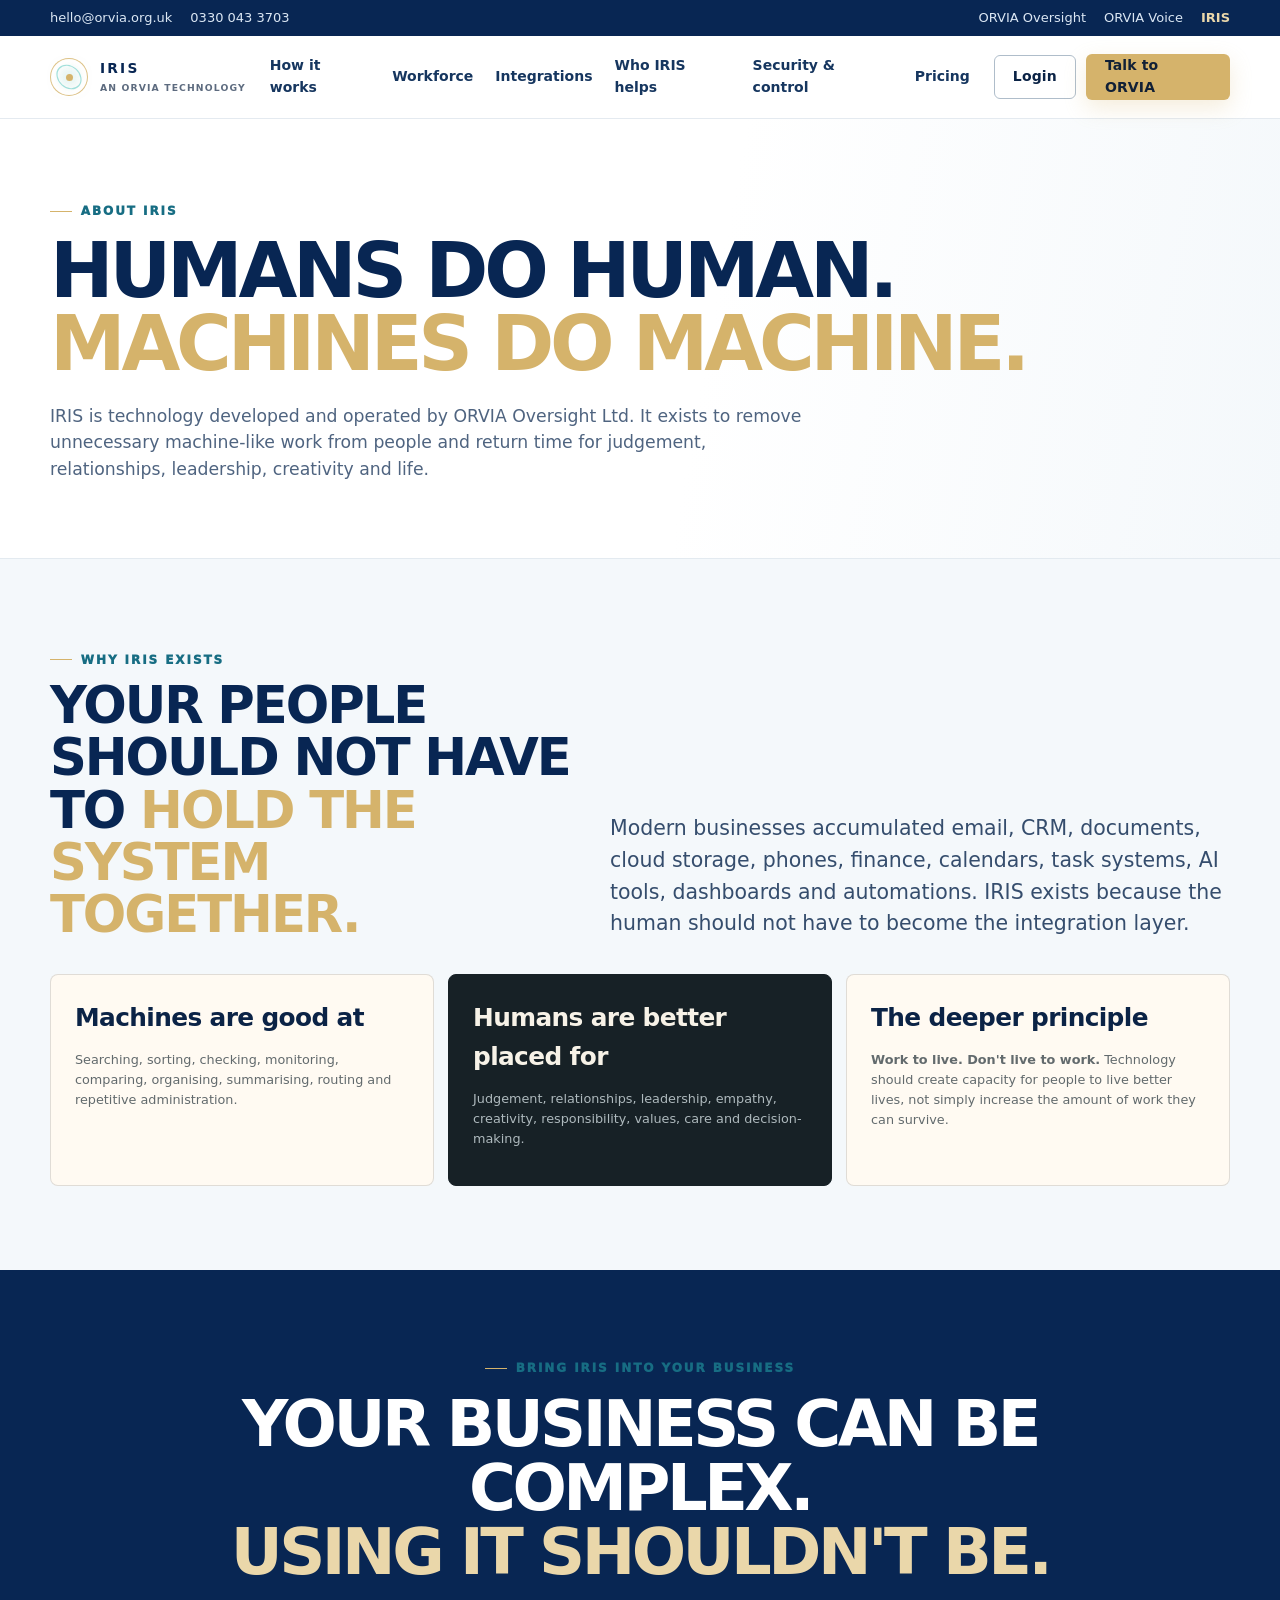
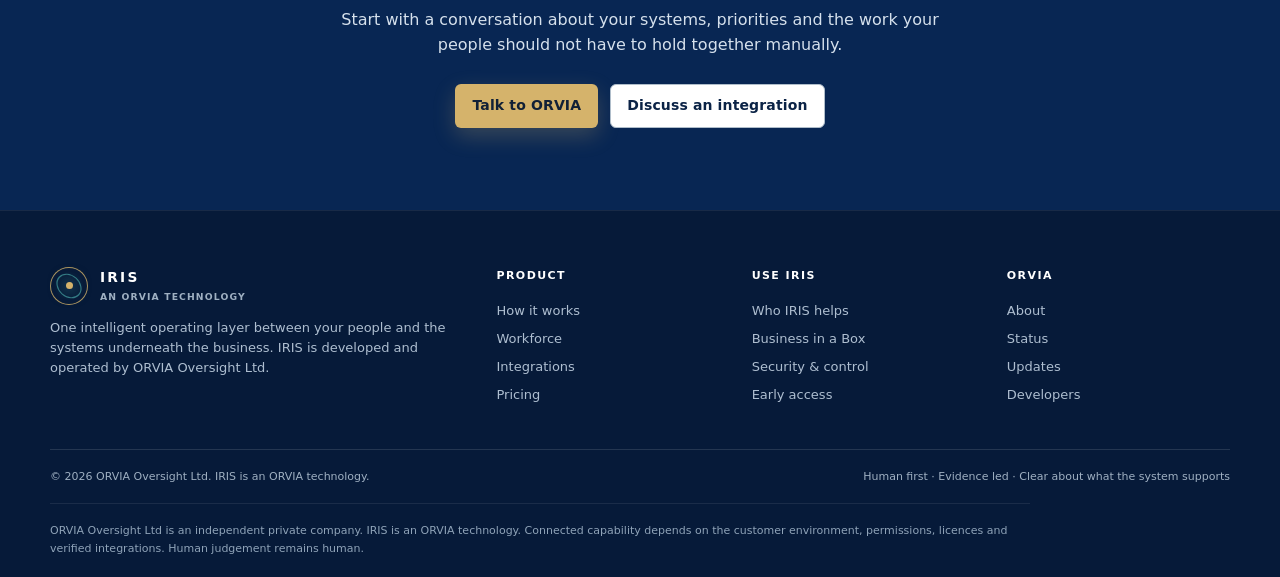
<file: about/index.html>
<!doctype html><html lang="en-GB"><head><meta charset="utf-8"><meta name="viewport" content="width=device-width,initial-scale=1"><meta name="theme-color" content="#121619"><title>About IRIS | ORVIA Oversight Ltd</title><meta name="description" content="About IRIS HUMANS DO HUMAN. MACHINES DO MACHINE. IRIS is technology developed and operated by ORVIA Oversight Ltd. It exists to remove unnecessary machine-"><meta name="robots" content="index,follow"><link rel="stylesheet" href="/assets/styles.css"></head><body>
<a class="skip-link" href="#main">Skip to content</a>
<div class="utility"><div class="wrap"><a href="mailto:hello@orvia.org.uk">hello@orvia.org.uk</a><a href="tel:03300433703">0330 043 3703</a><span class="push"><a href="https://www.orvia.org.uk/">ORVIA Oversight</a><a href="https://www.orvia.org.uk/voice">ORVIA Voice</a><a class="active-product" href="/">IRIS</a></span></div></div>
<header class="site-header">
  <div class="wrap navbar">
    <a class="brand" href="/" aria-label="IRIS home">
      <span class="brand-mark"><span class="brand-core"></span></span>
      <span class="brand-name">IRIS<span>AN ORVIA TECHNOLOGY</span></span>
    </a>
    <nav class="nav-links" aria-label="Primary navigation">
      <a href="/how-it-works/">How it works</a><a href="/workforce/">Workforce</a><a href="/integrations/">Integrations</a><a href="/business/">Who IRIS helps</a><a href="/security/">Security & control</a><a href="/pricing/">Pricing</a>
    </nav>
    <div class="nav-cta"><a class="btn btn-soft" href="/login/">Login</a><a class="btn btn-primary" href="/contact/">Talk to ORVIA</a><button class="menu-btn" data-menu aria-expanded="false" aria-label="Open menu">☰</button></div>
  </div>
  <nav class="mobile-menu" data-mobile-menu aria-label="Mobile navigation"><a href="/how-it-works/">How it works</a><a href="/workforce/">Workforce</a><a href="/integrations/">Integrations</a><a href="/business/">Who IRIS helps</a><a href="/business-in-a-box/">Business in a Box</a><a href="/security/">Security & control</a><a href="/pricing/">Pricing</a><a href="/about/">About</a><a href="/contact/">Contact</a><a class="orvia-home-link" href="https://www.orvia.org.uk/">Back to ORVIA</a></nav>
</header><main id="main"><section class="page-hero"><div class="wrap"><span class="eyebrow">About IRIS</span><h1 class="display">HUMANS DO HUMAN.<br><span class="gold">MACHINES DO MACHINE.</span></h1><p>IRIS is technology developed and operated by ORVIA Oversight Ltd. It exists to remove unnecessary machine-like work from people and return time for judgement, relationships, leadership, creativity and life.</p></div></section>
<section class="section section-paper"><div class="wrap"><div class="section-head"><div><span class="eyebrow">Why IRIS exists</span><h2 class="display">YOUR PEOPLE SHOULD NOT HAVE TO <span class="gold">HOLD THE SYSTEM TOGETHER.</span></h2></div><p class="kicker">Modern businesses accumulated email, CRM, documents, cloud storage, phones, finance, calendars, task systems, AI tools, dashboards and automations. IRIS exists because the human should not have to become the integration layer.</p></div><div class="content-grid"><div class="content-card"><h3>Machines are good at</h3><p>Searching, sorting, checking, monitoring, comparing, organising, summarising, routing and repetitive administration.</p></div><div class="content-card dark"><h3>Humans are better placed for</h3><p>Judgement, relationships, leadership, empathy, creativity, responsibility, values, care and decision-making.</p></div><div class="content-card"><h3>The deeper principle</h3><p><strong>Work to live. Don't live to work.</strong> Technology should create capacity for people to live better lives, not simply increase the amount of work they can survive.</p></div></div></div></section><section class="final-cta"><div class="wrap"><span class="eyebrow">Bring IRIS into your business</span><h2 class="display">YOUR BUSINESS CAN BE COMPLEX.<br><span class="gold">USING IT SHOULDN'T BE.</span></h2><p>Start with a conversation about your systems, priorities and the work your people should not have to hold together manually.</p><div class="hero-actions"><a class="btn btn-primary" href="/contact/">Talk to ORVIA</a><a class="btn btn-soft" href="/integrations/">Discuss an integration</a></div></div></section></main>
<footer class="site-footer"><div class="wrap"><div class="footer-grid">
  <div class="footer-brand"><a class="brand" href="/"><span class="brand-mark"><span class="brand-core"></span></span><span class="brand-name">IRIS<span>AN ORVIA TECHNOLOGY</span></span></a><p>One intelligent operating layer between your people and the systems underneath the business. IRIS is developed and operated by ORVIA Oversight Ltd.</p></div>
  <div class="footer-col"><h4>Product</h4><a href="/how-it-works/">How it works</a><a href="/workforce/">Workforce</a><a href="/integrations/">Integrations</a><a href="/pricing/">Pricing</a></div>
  <div class="footer-col"><h4>Use IRIS</h4><a href="/business/">Who IRIS helps</a><a href="/business-in-a-box/">Business in a Box</a><a href="/security/">Security & control</a><a href="/contact/">Early access</a></div>
  <div class="footer-col"><h4>ORVIA</h4><a href="/about/">About</a><a href="/status/">Status</a><a href="/updates/">Updates</a><a href="/developers/">Developers</a></div>
</div><div class="footer-bottom"><span>© 2026 ORVIA Oversight Ltd. IRIS is an ORVIA technology.</span><span>Human first · Evidence led · Clear about what the system supports</span></div><p class="footer-legal">ORVIA Oversight Ltd is an independent private company. IRIS is an ORVIA technology. Connected capability depends on the customer environment, permissions, licences and verified integrations. Human judgement remains human.</p></div></footer>
<script src="/assets/site.js" defer></script></body></html>
</file>
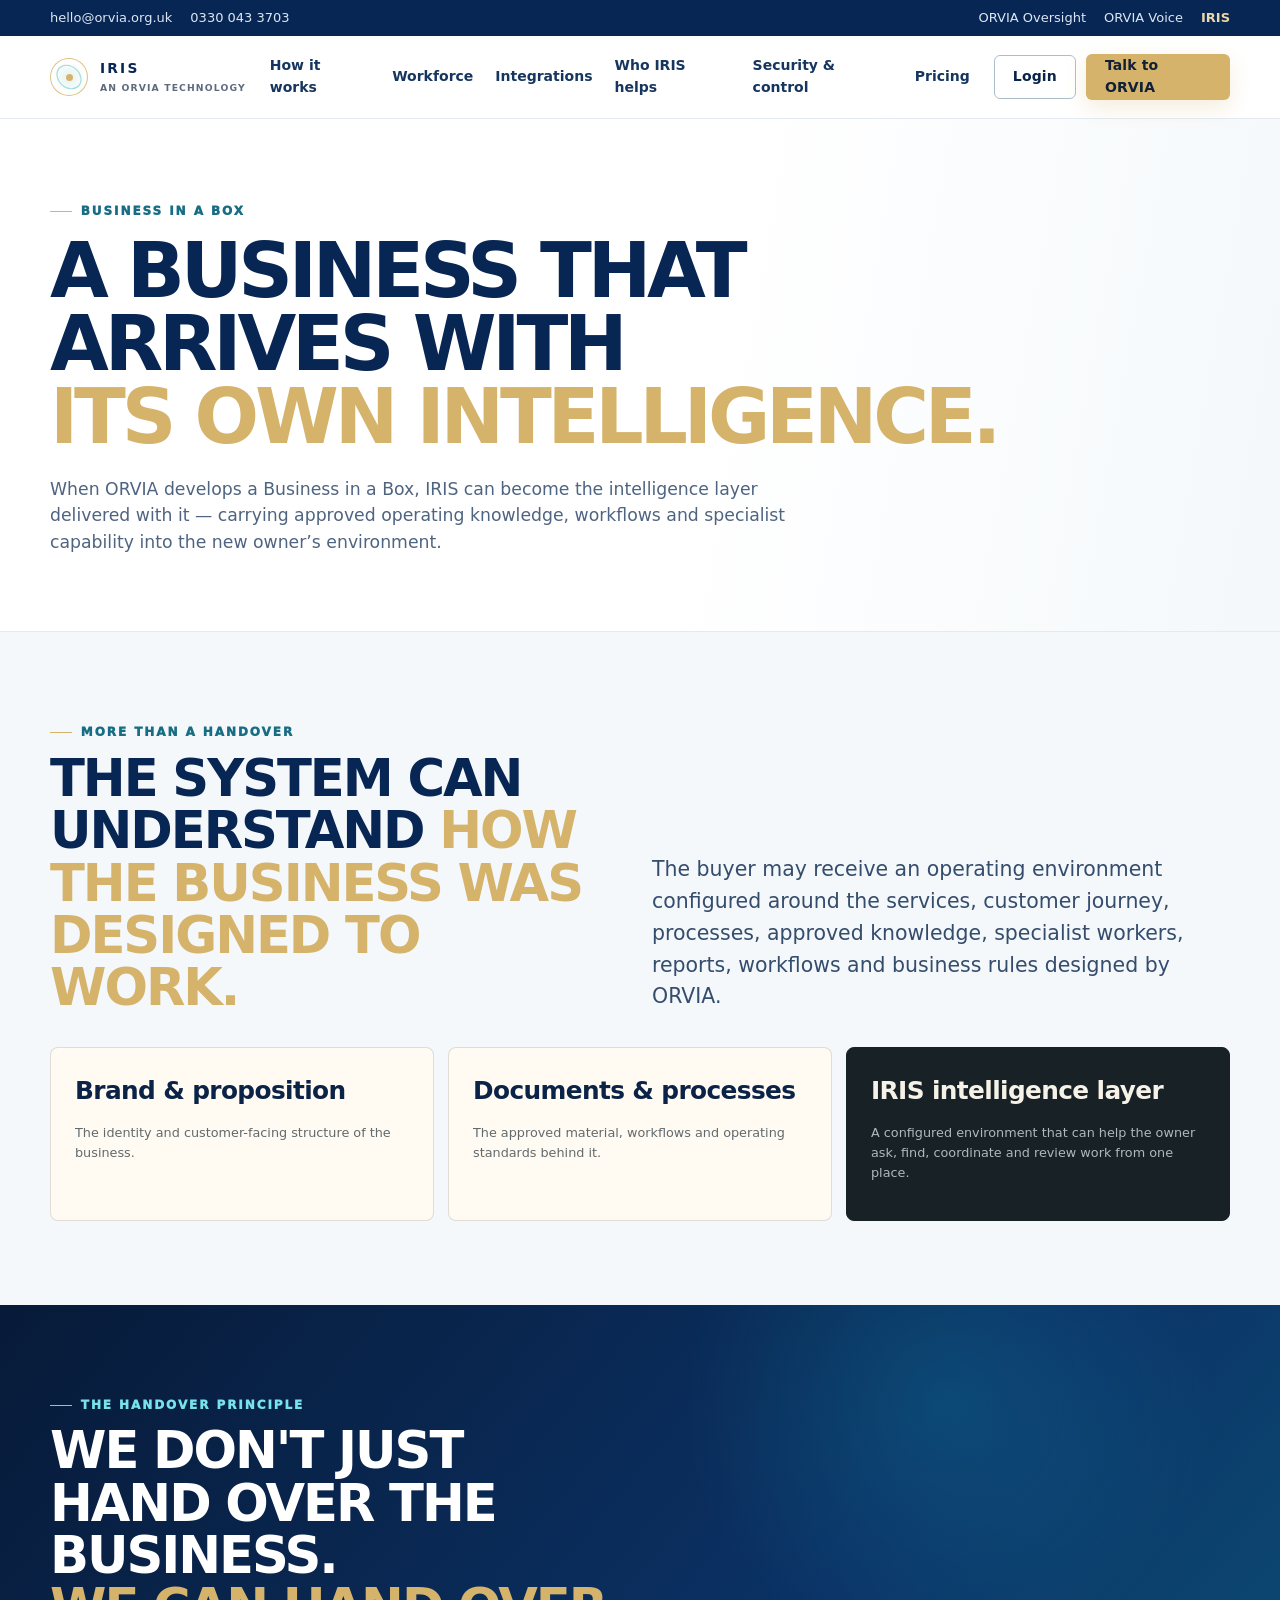
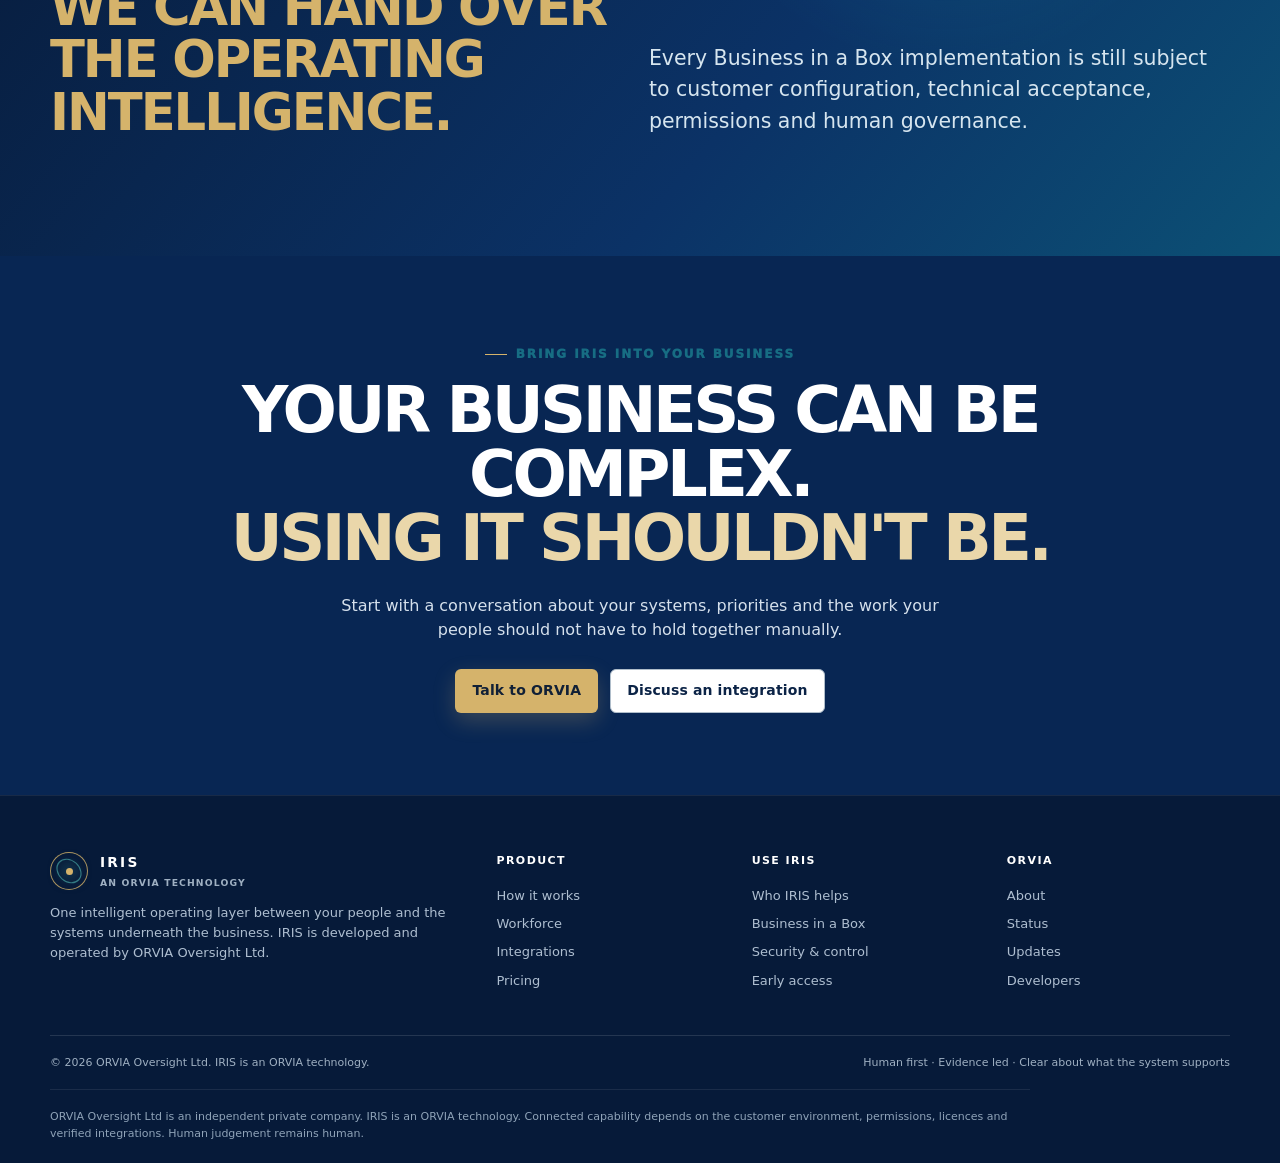
<file: business-in-a-box/index.html>
<!doctype html><html lang="en-GB"><head><meta charset="utf-8"><meta name="viewport" content="width=device-width,initial-scale=1"><meta name="theme-color" content="#121619"><title>IRIS for Business in a Box | ORVIA Oversight Ltd</title><meta name="description" content="Business in a Box A BUSINESS THAT ARRIVES WITH ITS OWN INTELLIGENCE. When ORVIA develops a Business in a Box, IRIS can become the intelligence layer delive"><meta name="robots" content="index,follow"><link rel="stylesheet" href="/assets/styles.css"></head><body>
<a class="skip-link" href="#main">Skip to content</a>
<div class="utility"><div class="wrap"><a href="mailto:hello@orvia.org.uk">hello@orvia.org.uk</a><a href="tel:03300433703">0330 043 3703</a><span class="push"><a href="https://www.orvia.org.uk/">ORVIA Oversight</a><a href="https://www.orvia.org.uk/voice">ORVIA Voice</a><a class="active-product" href="/">IRIS</a></span></div></div>
<header class="site-header">
  <div class="wrap navbar">
    <a class="brand" href="/" aria-label="IRIS home">
      <span class="brand-mark"><span class="brand-core"></span></span>
      <span class="brand-name">IRIS<span>AN ORVIA TECHNOLOGY</span></span>
    </a>
    <nav class="nav-links" aria-label="Primary navigation">
      <a href="/how-it-works/">How it works</a><a href="/workforce/">Workforce</a><a href="/integrations/">Integrations</a><a href="/business/">Who IRIS helps</a><a href="/security/">Security & control</a><a href="/pricing/">Pricing</a>
    </nav>
    <div class="nav-cta"><a class="btn btn-soft" href="/login/">Login</a><a class="btn btn-primary" href="/contact/">Talk to ORVIA</a><button class="menu-btn" data-menu aria-expanded="false" aria-label="Open menu">☰</button></div>
  </div>
  <nav class="mobile-menu" data-mobile-menu aria-label="Mobile navigation"><a href="/how-it-works/">How it works</a><a href="/workforce/">Workforce</a><a href="/integrations/">Integrations</a><a href="/business/">Who IRIS helps</a><a href="/business-in-a-box/">Business in a Box</a><a href="/security/">Security & control</a><a href="/pricing/">Pricing</a><a href="/about/">About</a><a href="/contact/">Contact</a><a class="orvia-home-link" href="https://www.orvia.org.uk/">Back to ORVIA</a></nav>
</header><main id="main"><section class="page-hero"><div class="wrap"><span class="eyebrow">Business in a Box</span><h1 class="display">A BUSINESS THAT ARRIVES WITH<br><span class="gold">ITS OWN INTELLIGENCE.</span></h1><p>When ORVIA develops a Business in a Box, IRIS can become the intelligence layer delivered with it — carrying approved operating knowledge, workflows and specialist capability into the new owner’s environment.</p></div></section>
<section class="section section-paper"><div class="wrap"><div class="section-head"><div><span class="eyebrow">More than a handover</span><h2 class="display">THE SYSTEM CAN UNDERSTAND <span class="gold">HOW THE BUSINESS WAS DESIGNED TO WORK.</span></h2></div><p class="kicker">The buyer may receive an operating environment configured around the services, customer journey, processes, approved knowledge, specialist workers, reports, workflows and business rules designed by ORVIA.</p></div><div class="content-grid"><div class="content-card"><h3>Brand & proposition</h3><p>The identity and customer-facing structure of the business.</p></div><div class="content-card"><h3>Documents & processes</h3><p>The approved material, workflows and operating standards behind it.</p></div><div class="content-card dark"><h3>IRIS intelligence layer</h3><p>A configured environment that can help the owner ask, find, coordinate and review work from one place.</p></div></div></div></section><section class="section section-deep"><div class="wrap"><div class="section-head"><div><span class="eyebrow">The handover principle</span><h2 class="display">WE DON'T JUST HAND OVER THE BUSINESS.<br><span class="gold">WE CAN HAND OVER THE OPERATING INTELLIGENCE.</span></h2></div><p class="kicker">Every Business in a Box implementation is still subject to customer configuration, technical acceptance, permissions and human governance.</p></div></div></section><section class="final-cta"><div class="wrap"><span class="eyebrow">Bring IRIS into your business</span><h2 class="display">YOUR BUSINESS CAN BE COMPLEX.<br><span class="gold">USING IT SHOULDN'T BE.</span></h2><p>Start with a conversation about your systems, priorities and the work your people should not have to hold together manually.</p><div class="hero-actions"><a class="btn btn-primary" href="/contact/">Talk to ORVIA</a><a class="btn btn-soft" href="/integrations/">Discuss an integration</a></div></div></section></main>
<footer class="site-footer"><div class="wrap"><div class="footer-grid">
  <div class="footer-brand"><a class="brand" href="/"><span class="brand-mark"><span class="brand-core"></span></span><span class="brand-name">IRIS<span>AN ORVIA TECHNOLOGY</span></span></a><p>One intelligent operating layer between your people and the systems underneath the business. IRIS is developed and operated by ORVIA Oversight Ltd.</p></div>
  <div class="footer-col"><h4>Product</h4><a href="/how-it-works/">How it works</a><a href="/workforce/">Workforce</a><a href="/integrations/">Integrations</a><a href="/pricing/">Pricing</a></div>
  <div class="footer-col"><h4>Use IRIS</h4><a href="/business/">Who IRIS helps</a><a href="/business-in-a-box/">Business in a Box</a><a href="/security/">Security & control</a><a href="/contact/">Early access</a></div>
  <div class="footer-col"><h4>ORVIA</h4><a href="/about/">About</a><a href="/status/">Status</a><a href="/updates/">Updates</a><a href="/developers/">Developers</a></div>
</div><div class="footer-bottom"><span>© 2026 ORVIA Oversight Ltd. IRIS is an ORVIA technology.</span><span>Human first · Evidence led · Clear about what the system supports</span></div><p class="footer-legal">ORVIA Oversight Ltd is an independent private company. IRIS is an ORVIA technology. Connected capability depends on the customer environment, permissions, licences and verified integrations. Human judgement remains human.</p></div></footer>
<script src="/assets/site.js" defer></script></body></html>
</file>
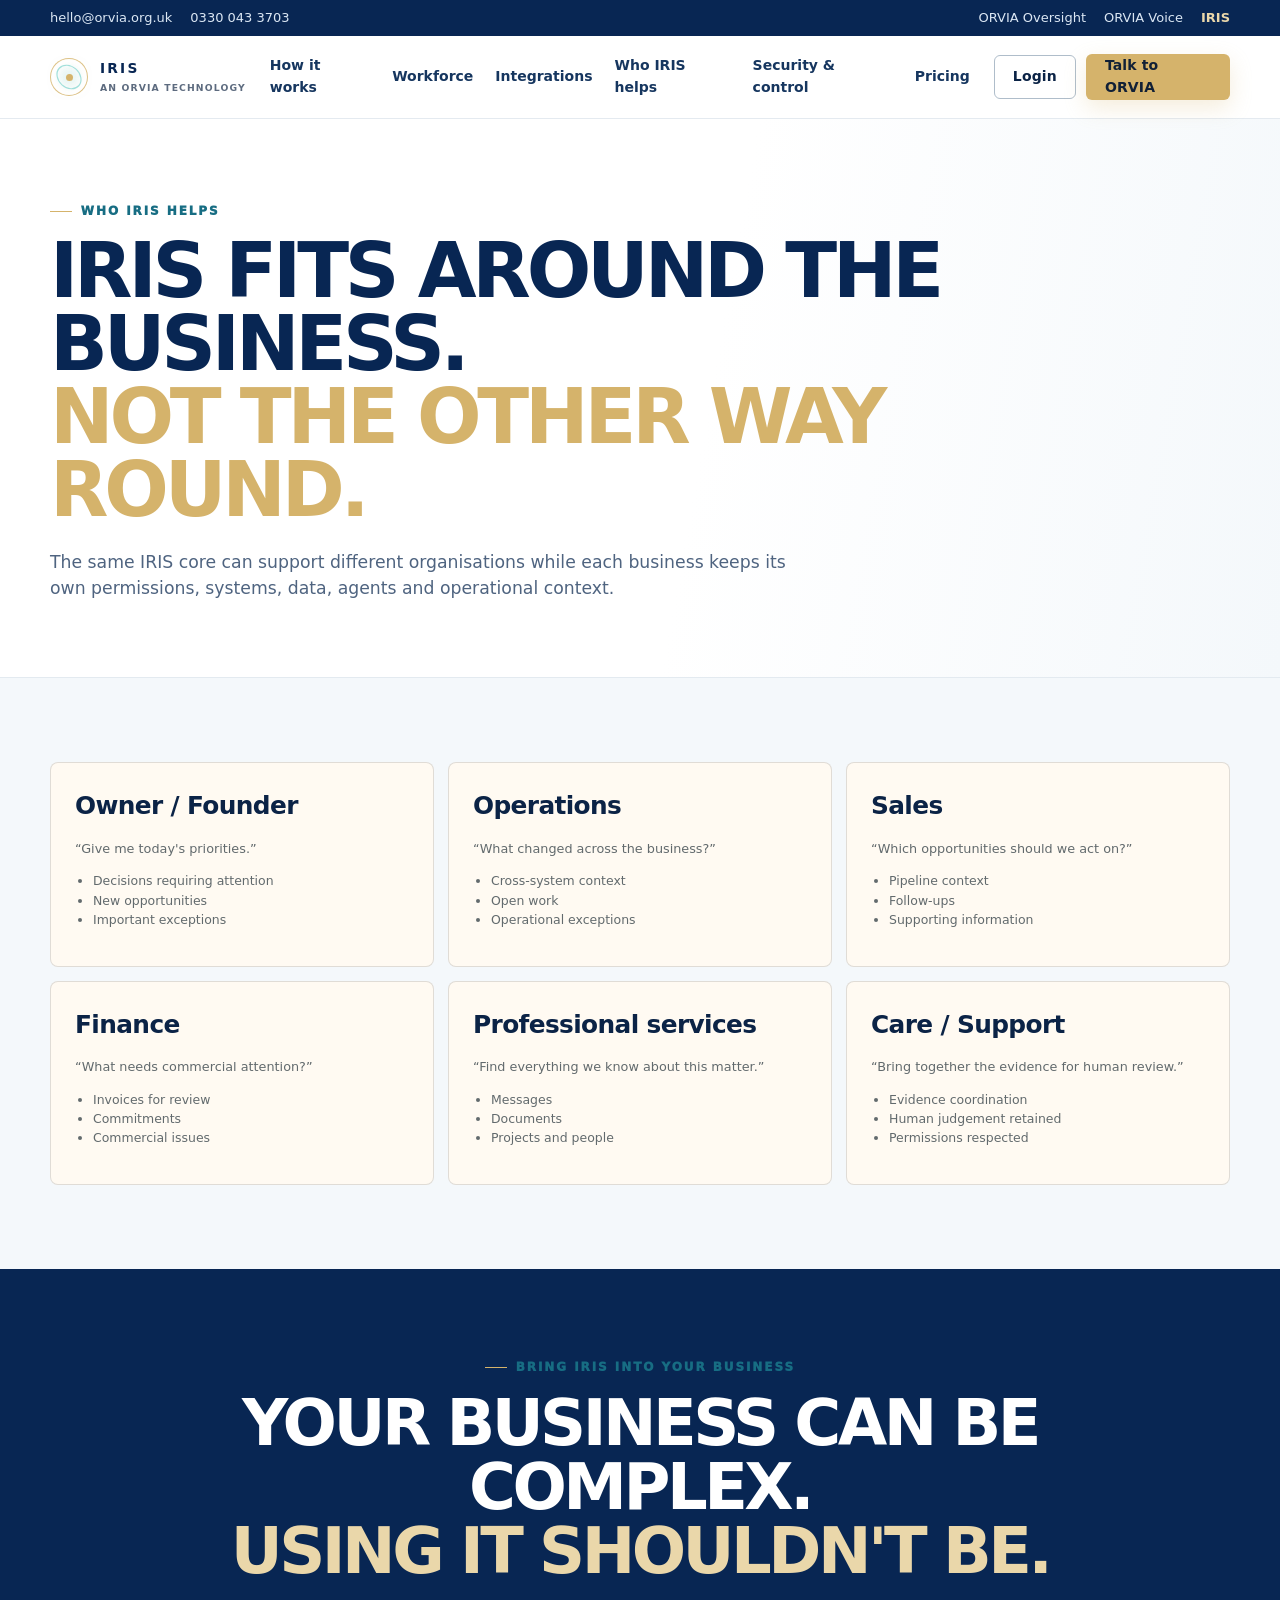
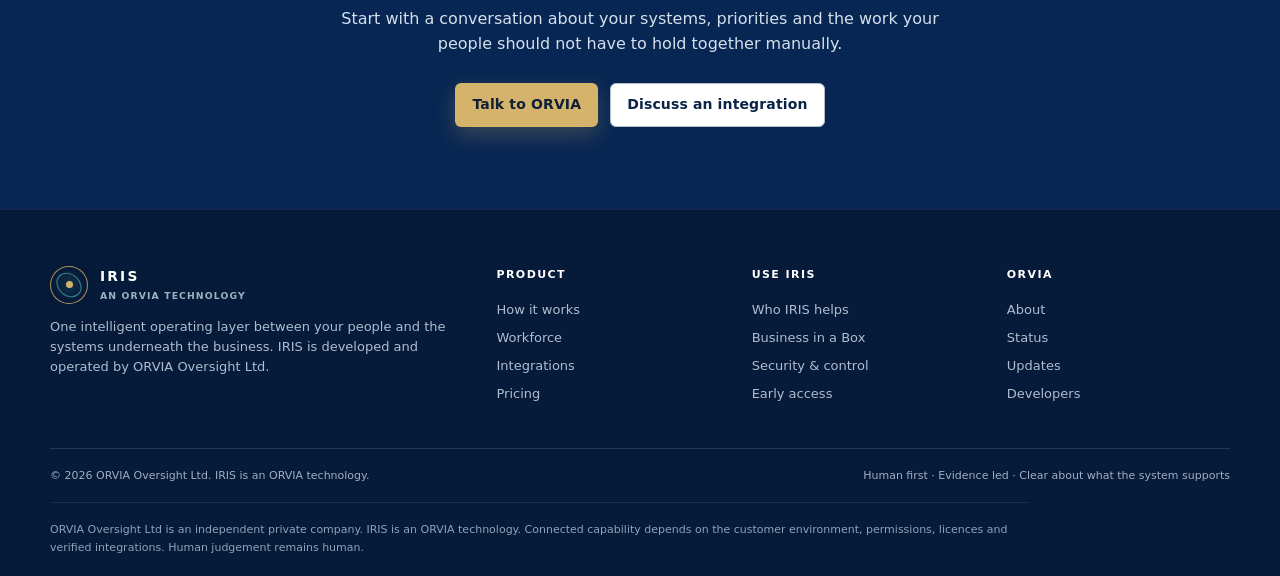
<file: business/index.html>
<!doctype html><html lang="en-GB"><head><meta charset="utf-8"><meta name="viewport" content="width=device-width,initial-scale=1"><meta name="theme-color" content="#121619"><title>IRIS for Business | ORVIA Oversight Ltd</title><meta name="description" content="Who IRIS helps IRIS FITS AROUND THE BUSINESS. NOT THE OTHER WAY ROUND. The same IRIS core can support different organisations while each business keeps its o"><meta name="robots" content="index,follow"><link rel="stylesheet" href="/assets/styles.css"></head><body>
<a class="skip-link" href="#main">Skip to content</a>
<div class="utility"><div class="wrap"><a href="mailto:hello@orvia.org.uk">hello@orvia.org.uk</a><a href="tel:03300433703">0330 043 3703</a><span class="push"><a href="https://www.orvia.org.uk/">ORVIA Oversight</a><a href="https://www.orvia.org.uk/voice">ORVIA Voice</a><a class="active-product" href="/">IRIS</a></span></div></div>
<header class="site-header">
  <div class="wrap navbar">
    <a class="brand" href="/" aria-label="IRIS home">
      <span class="brand-mark"><span class="brand-core"></span></span>
      <span class="brand-name">IRIS<span>AN ORVIA TECHNOLOGY</span></span>
    </a>
    <nav class="nav-links" aria-label="Primary navigation">
      <a href="/how-it-works/">How it works</a><a href="/workforce/">Workforce</a><a href="/integrations/">Integrations</a><a href="/business/">Who IRIS helps</a><a href="/security/">Security & control</a><a href="/pricing/">Pricing</a>
    </nav>
    <div class="nav-cta"><a class="btn btn-soft" href="/login/">Login</a><a class="btn btn-primary" href="/contact/">Talk to ORVIA</a><button class="menu-btn" data-menu aria-expanded="false" aria-label="Open menu">☰</button></div>
  </div>
  <nav class="mobile-menu" data-mobile-menu aria-label="Mobile navigation"><a href="/how-it-works/">How it works</a><a href="/workforce/">Workforce</a><a href="/integrations/">Integrations</a><a href="/business/">Who IRIS helps</a><a href="/business-in-a-box/">Business in a Box</a><a href="/security/">Security & control</a><a href="/pricing/">Pricing</a><a href="/about/">About</a><a href="/contact/">Contact</a><a class="orvia-home-link" href="https://www.orvia.org.uk/">Back to ORVIA</a></nav>
</header><main id="main"><section class="page-hero"><div class="wrap"><span class="eyebrow">Who IRIS helps</span><h1 class="display">IRIS FITS AROUND THE BUSINESS.<br><span class="gold">NOT THE OTHER WAY ROUND.</span></h1><p>The same IRIS core can support different organisations while each business keeps its own permissions, systems, data, agents and operational context.</p></div></section>
<section class="section section-paper"><div class="wrap"><div class="content-grid"><div class="content-card"><h3>Owner / Founder</h3><p>“Give me today's priorities.”</p><ul><li>Decisions requiring attention</li><li>New opportunities</li><li>Important exceptions</li></ul></div><div class="content-card"><h3>Operations</h3><p>“What changed across the business?”</p><ul><li>Cross-system context</li><li>Open work</li><li>Operational exceptions</li></ul></div><div class="content-card"><h3>Sales</h3><p>“Which opportunities should we act on?”</p><ul><li>Pipeline context</li><li>Follow-ups</li><li>Supporting information</li></ul></div><div class="content-card"><h3>Finance</h3><p>“What needs commercial attention?”</p><ul><li>Invoices for review</li><li>Commitments</li><li>Commercial issues</li></ul></div><div class="content-card"><h3>Professional services</h3><p>“Find everything we know about this matter.”</p><ul><li>Messages</li><li>Documents</li><li>Projects and people</li></ul></div><div class="content-card"><h3>Care / Support</h3><p>“Bring together the evidence for human review.”</p><ul><li>Evidence coordination</li><li>Human judgement retained</li><li>Permissions respected</li></ul></div></div></div></section><section class="final-cta"><div class="wrap"><span class="eyebrow">Bring IRIS into your business</span><h2 class="display">YOUR BUSINESS CAN BE COMPLEX.<br><span class="gold">USING IT SHOULDN'T BE.</span></h2><p>Start with a conversation about your systems, priorities and the work your people should not have to hold together manually.</p><div class="hero-actions"><a class="btn btn-primary" href="/contact/">Talk to ORVIA</a><a class="btn btn-soft" href="/integrations/">Discuss an integration</a></div></div></section></main>
<footer class="site-footer"><div class="wrap"><div class="footer-grid">
  <div class="footer-brand"><a class="brand" href="/"><span class="brand-mark"><span class="brand-core"></span></span><span class="brand-name">IRIS<span>AN ORVIA TECHNOLOGY</span></span></a><p>One intelligent operating layer between your people and the systems underneath the business. IRIS is developed and operated by ORVIA Oversight Ltd.</p></div>
  <div class="footer-col"><h4>Product</h4><a href="/how-it-works/">How it works</a><a href="/workforce/">Workforce</a><a href="/integrations/">Integrations</a><a href="/pricing/">Pricing</a></div>
  <div class="footer-col"><h4>Use IRIS</h4><a href="/business/">Who IRIS helps</a><a href="/business-in-a-box/">Business in a Box</a><a href="/security/">Security & control</a><a href="/contact/">Early access</a></div>
  <div class="footer-col"><h4>ORVIA</h4><a href="/about/">About</a><a href="/status/">Status</a><a href="/updates/">Updates</a><a href="/developers/">Developers</a></div>
</div><div class="footer-bottom"><span>© 2026 ORVIA Oversight Ltd. IRIS is an ORVIA technology.</span><span>Human first · Evidence led · Clear about what the system supports</span></div><p class="footer-legal">ORVIA Oversight Ltd is an independent private company. IRIS is an ORVIA technology. Connected capability depends on the customer environment, permissions, licences and verified integrations. Human judgement remains human.</p></div></footer>
<script src="/assets/site.js" defer></script></body></html>
</file>
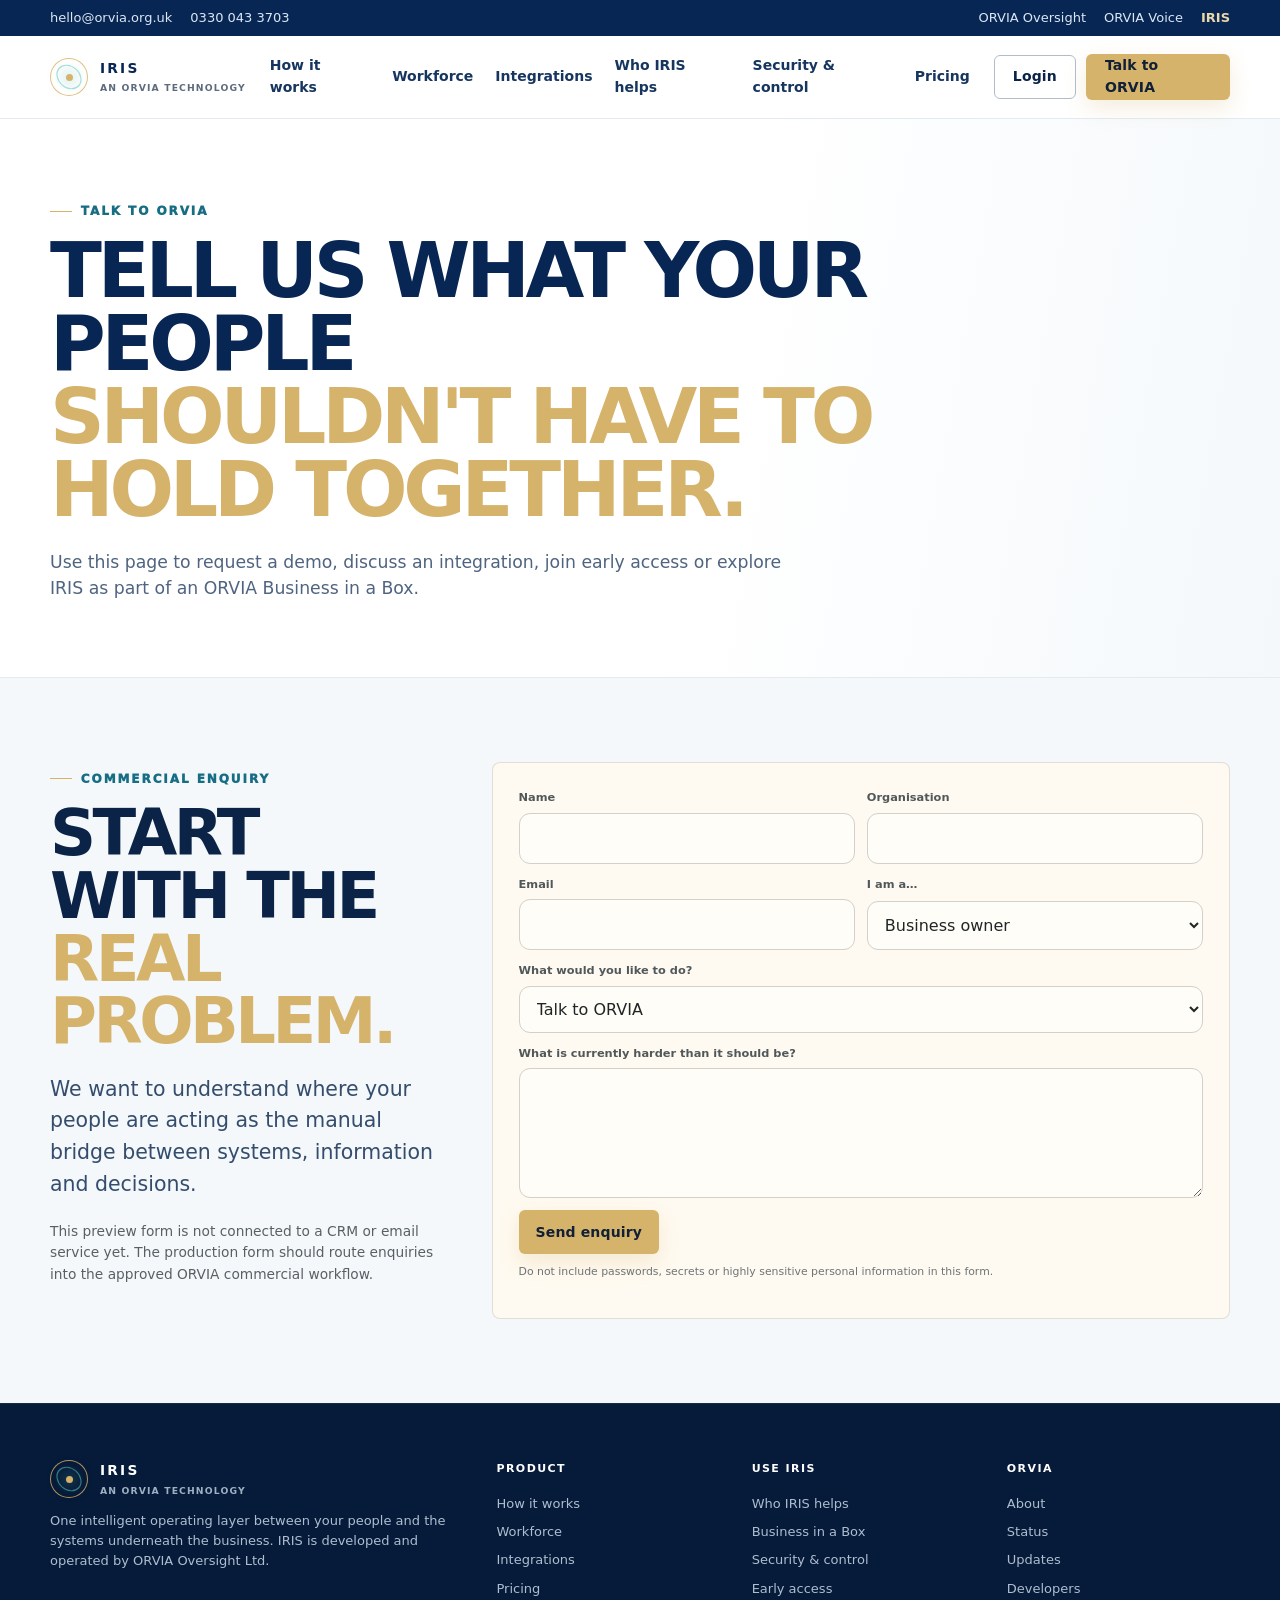
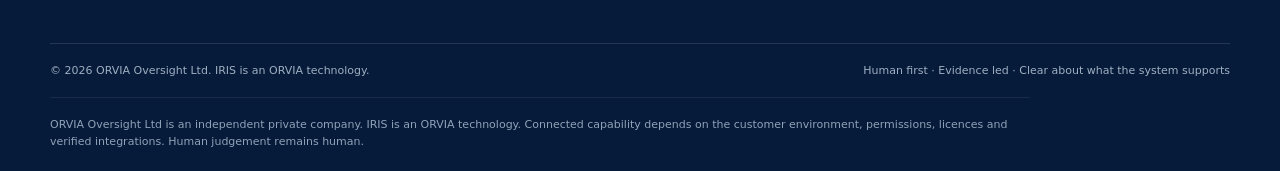
<file: contact/index.html>
<!doctype html><html lang="en-GB"><head><meta charset="utf-8"><meta name="viewport" content="width=device-width,initial-scale=1"><meta name="theme-color" content="#121619"><title>Talk to ORVIA about IRIS | ORVIA Oversight Ltd</title><meta name="description" content="Talk to ORVIA TELL US WHAT YOUR PEOPLE SHOULDN&#x27;T HAVE TO HOLD TOGETHER. Use this page to request a demo, discuss an integration, join early access or explo"><meta name="robots" content="index,follow"><link rel="stylesheet" href="/assets/styles.css"></head><body>
<a class="skip-link" href="#main">Skip to content</a>
<div class="utility"><div class="wrap"><a href="mailto:hello@orvia.org.uk">hello@orvia.org.uk</a><a href="tel:03300433703">0330 043 3703</a><span class="push"><a href="https://www.orvia.org.uk/">ORVIA Oversight</a><a href="https://www.orvia.org.uk/voice">ORVIA Voice</a><a class="active-product" href="/">IRIS</a></span></div></div>
<header class="site-header">
  <div class="wrap navbar">
    <a class="brand" href="/" aria-label="IRIS home">
      <span class="brand-mark"><span class="brand-core"></span></span>
      <span class="brand-name">IRIS<span>AN ORVIA TECHNOLOGY</span></span>
    </a>
    <nav class="nav-links" aria-label="Primary navigation">
      <a href="/how-it-works/">How it works</a><a href="/workforce/">Workforce</a><a href="/integrations/">Integrations</a><a href="/business/">Who IRIS helps</a><a href="/security/">Security & control</a><a href="/pricing/">Pricing</a>
    </nav>
    <div class="nav-cta"><a class="btn btn-soft" href="/login/">Login</a><a class="btn btn-primary" href="/contact/">Talk to ORVIA</a><button class="menu-btn" data-menu aria-expanded="false" aria-label="Open menu">☰</button></div>
  </div>
  <nav class="mobile-menu" data-mobile-menu aria-label="Mobile navigation"><a href="/how-it-works/">How it works</a><a href="/workforce/">Workforce</a><a href="/integrations/">Integrations</a><a href="/business/">Who IRIS helps</a><a href="/business-in-a-box/">Business in a Box</a><a href="/security/">Security & control</a><a href="/pricing/">Pricing</a><a href="/about/">About</a><a href="/contact/">Contact</a><a class="orvia-home-link" href="https://www.orvia.org.uk/">Back to ORVIA</a></nav>
</header><main id="main"><section class="page-hero"><div class="wrap"><span class="eyebrow">Talk to ORVIA</span><h1 class="display">TELL US WHAT YOUR PEOPLE<br><span class="gold">SHOULDN'T HAVE TO HOLD TOGETHER.</span></h1><p>Use this page to request a demo, discuss an integration, join early access or explore IRIS as part of an ORVIA Business in a Box.</p></div></section>
<section class="section section-paper"><div class="wrap contact-grid"><div><span class="eyebrow">Commercial enquiry</span><h2 class="display" style="font-size:clamp(2.8rem,5vw,5rem);margin:14px 0 20px">START WITH THE <span class="gold">REAL PROBLEM.</span></h2><p class="kicker">We want to understand where your people are acting as the manual bridge between systems, information and decisions.</p><p class="muted small">This preview form is not connected to a CRM or email service yet. The production form should route enquiries into the approved ORVIA commercial workflow.</p></div><form class="form-card" data-demo-form><div class="form-row"><div class="field"><label for="name">Name</label><input id="name" name="name" required autocomplete="name"></div><div class="field"><label for="company">Organisation</label><input id="company" name="company" autocomplete="organization"></div></div><div class="form-row"><div class="field"><label for="email">Email</label><input id="email" name="email" type="email" required autocomplete="email"></div><div class="field"><label for="type">I am a…</label><select id="type" name="type"><option>Business owner</option><option>Existing business</option><option>Business-in-a-Box buyer</option><option>Consultant</option><option>Technology partner</option><option>Investor / operator</option><option>Other</option></select></div></div><div class="field"><label for="intent">What would you like to do?</label><select id="intent" name="intent"><option>Talk to ORVIA</option><option>Join early access</option><option>Discuss an integration</option><option>Build IRIS into my business</option><option>Include IRIS in a Business in a Box</option></select></div><div class="field"><label for="message">What is currently harder than it should be?</label><textarea id="message" name="message" required></textarea></div><button class="btn btn-primary" type="submit">Send enquiry</button><div class="form-success" tabindex="-1">Preview only: the form interaction works, but no information has been transmitted. Connect this form to the approved ORVIA enquiry workflow before launch.</div><p class="form-note">Do not include passwords, secrets or highly sensitive personal information in this form.</p></form></div></section></main>
<footer class="site-footer"><div class="wrap"><div class="footer-grid">
  <div class="footer-brand"><a class="brand" href="/"><span class="brand-mark"><span class="brand-core"></span></span><span class="brand-name">IRIS<span>AN ORVIA TECHNOLOGY</span></span></a><p>One intelligent operating layer between your people and the systems underneath the business. IRIS is developed and operated by ORVIA Oversight Ltd.</p></div>
  <div class="footer-col"><h4>Product</h4><a href="/how-it-works/">How it works</a><a href="/workforce/">Workforce</a><a href="/integrations/">Integrations</a><a href="/pricing/">Pricing</a></div>
  <div class="footer-col"><h4>Use IRIS</h4><a href="/business/">Who IRIS helps</a><a href="/business-in-a-box/">Business in a Box</a><a href="/security/">Security & control</a><a href="/contact/">Early access</a></div>
  <div class="footer-col"><h4>ORVIA</h4><a href="/about/">About</a><a href="/status/">Status</a><a href="/updates/">Updates</a><a href="/developers/">Developers</a></div>
</div><div class="footer-bottom"><span>© 2026 ORVIA Oversight Ltd. IRIS is an ORVIA technology.</span><span>Human first · Evidence led · Clear about what the system supports</span></div><p class="footer-legal">ORVIA Oversight Ltd is an independent private company. IRIS is an ORVIA technology. Connected capability depends on the customer environment, permissions, licences and verified integrations. Human judgement remains human.</p></div></footer>
<script src="/assets/site.js" defer></script></body></html>
</file>
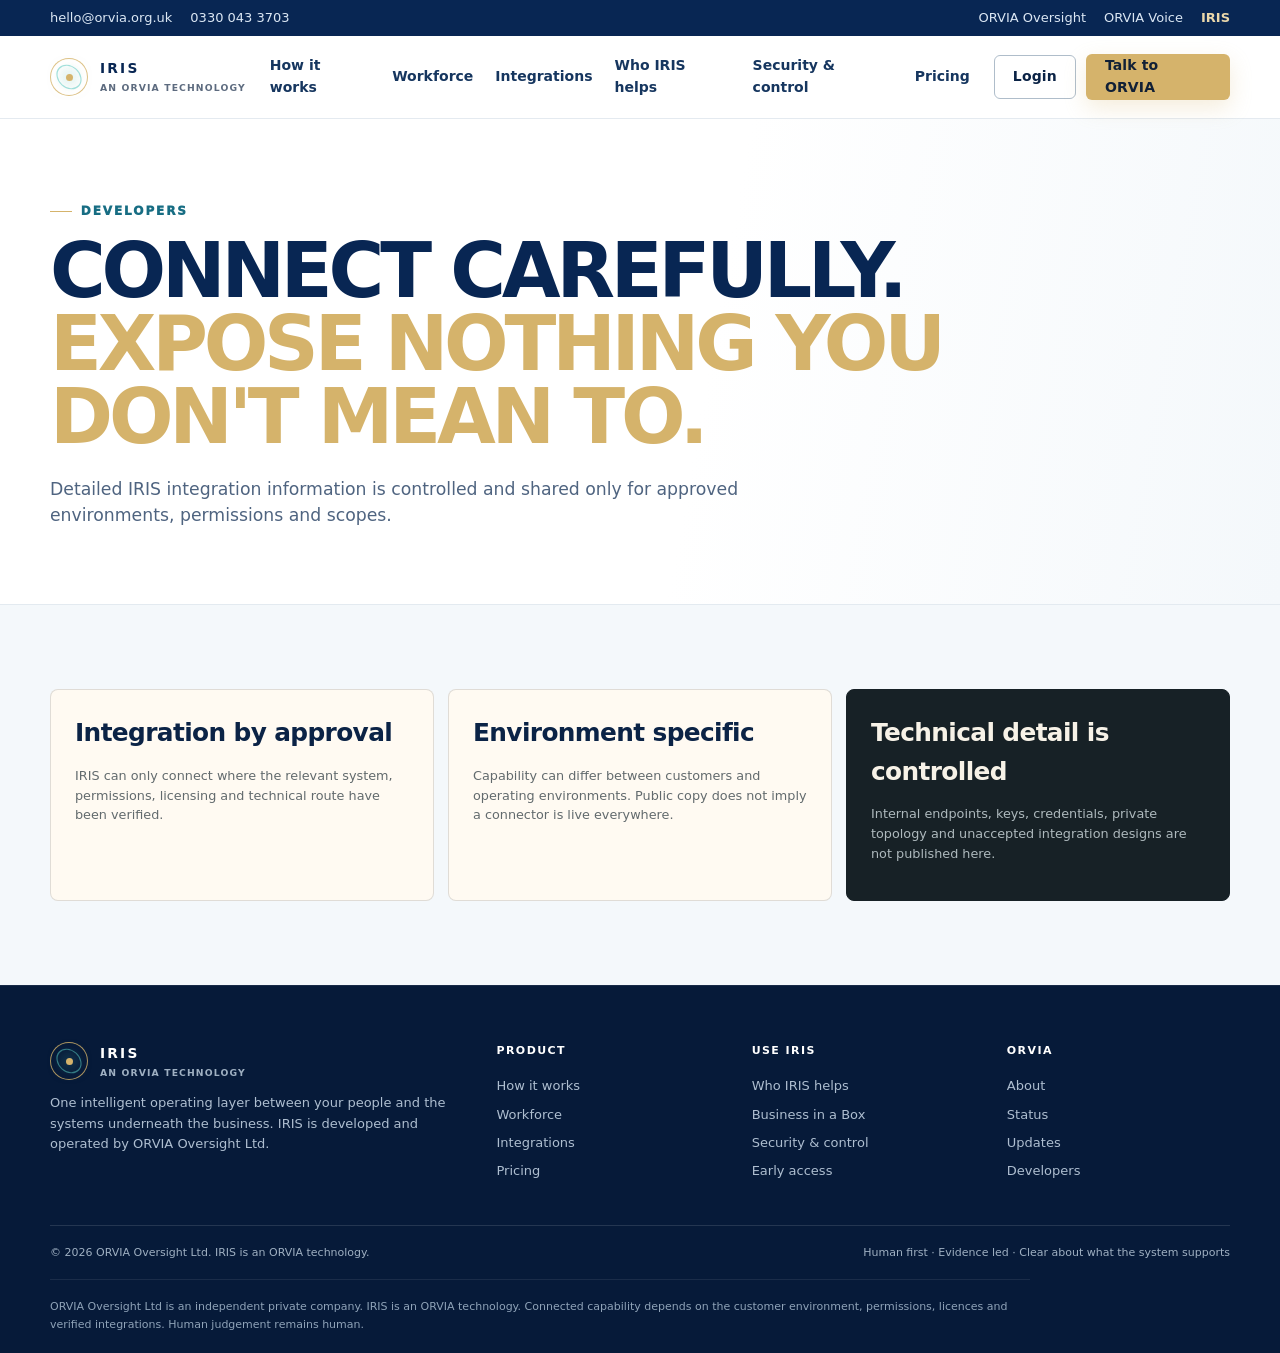
<file: developers/index.html>
<!doctype html><html lang="en-GB"><head><meta charset="utf-8"><meta name="viewport" content="width=device-width,initial-scale=1"><meta name="theme-color" content="#121619"><title>IRIS Developers | ORVIA Oversight Ltd</title><meta name="description" content="Developers CONNECT CAREFULLY. EXPOSE NOTHING YOU DON&#x27;T MEAN TO. Future developer information can describe approved integration patterns and APIs without ex"><meta name="robots" content="noindex,nofollow"><link rel="stylesheet" href="/assets/styles.css"></head><body>
<a class="skip-link" href="#main">Skip to content</a>
<div class="utility"><div class="wrap"><a href="mailto:hello@orvia.org.uk">hello@orvia.org.uk</a><a href="tel:03300433703">0330 043 3703</a><span class="push"><a href="https://www.orvia.org.uk/">ORVIA Oversight</a><a href="https://www.orvia.org.uk/voice">ORVIA Voice</a><a class="active-product" href="/">IRIS</a></span></div></div>
<header class="site-header">
  <div class="wrap navbar">
    <a class="brand" href="/" aria-label="IRIS home">
      <span class="brand-mark"><span class="brand-core"></span></span>
      <span class="brand-name">IRIS<span>AN ORVIA TECHNOLOGY</span></span>
    </a>
    <nav class="nav-links" aria-label="Primary navigation">
      <a href="/how-it-works/">How it works</a><a href="/workforce/">Workforce</a><a href="/integrations/">Integrations</a><a href="/business/">Who IRIS helps</a><a href="/security/">Security & control</a><a href="/pricing/">Pricing</a>
    </nav>
    <div class="nav-cta"><a class="btn btn-soft" href="/login/">Login</a><a class="btn btn-primary" href="/contact/">Talk to ORVIA</a><button class="menu-btn" data-menu aria-expanded="false" aria-label="Open menu">☰</button></div>
  </div>
  <nav class="mobile-menu" data-mobile-menu aria-label="Mobile navigation"><a href="/how-it-works/">How it works</a><a href="/workforce/">Workforce</a><a href="/integrations/">Integrations</a><a href="/business/">Who IRIS helps</a><a href="/business-in-a-box/">Business in a Box</a><a href="/security/">Security & control</a><a href="/pricing/">Pricing</a><a href="/about/">About</a><a href="/contact/">Contact</a><a class="orvia-home-link" href="https://www.orvia.org.uk/">Back to ORVIA</a></nav>
</header><main id="main"><section class="page-hero"><div class="wrap"><span class="eyebrow">Developers</span><h1 class="display">CONNECT CAREFULLY.<br><span class="gold">EXPOSE NOTHING YOU DON'T MEAN TO.</span></h1><p>Detailed IRIS integration information is controlled and shared only for approved environments, permissions and scopes.</p></div></section>
<section class="section section-paper"><div class="wrap"><div class="content-grid"><div class="content-card"><h3>Integration by approval</h3><p>IRIS can only connect where the relevant system, permissions, licensing and technical route have been verified.</p></div><div class="content-card"><h3>Environment specific</h3><p>Capability can differ between customers and operating environments. Public copy does not imply a connector is live everywhere.</p></div><div class="content-card dark"><h3>Technical detail is controlled</h3><p>Internal endpoints, keys, credentials, private topology and unaccepted integration designs are not published here.</p></div></div></div></section></main>
<footer class="site-footer"><div class="wrap"><div class="footer-grid">
  <div class="footer-brand"><a class="brand" href="/"><span class="brand-mark"><span class="brand-core"></span></span><span class="brand-name">IRIS<span>AN ORVIA TECHNOLOGY</span></span></a><p>One intelligent operating layer between your people and the systems underneath the business. IRIS is developed and operated by ORVIA Oversight Ltd.</p></div>
  <div class="footer-col"><h4>Product</h4><a href="/how-it-works/">How it works</a><a href="/workforce/">Workforce</a><a href="/integrations/">Integrations</a><a href="/pricing/">Pricing</a></div>
  <div class="footer-col"><h4>Use IRIS</h4><a href="/business/">Who IRIS helps</a><a href="/business-in-a-box/">Business in a Box</a><a href="/security/">Security & control</a><a href="/contact/">Early access</a></div>
  <div class="footer-col"><h4>ORVIA</h4><a href="/about/">About</a><a href="/status/">Status</a><a href="/updates/">Updates</a><a href="/developers/">Developers</a></div>
</div><div class="footer-bottom"><span>© 2026 ORVIA Oversight Ltd. IRIS is an ORVIA technology.</span><span>Human first · Evidence led · Clear about what the system supports</span></div><p class="footer-legal">ORVIA Oversight Ltd is an independent private company. IRIS is an ORVIA technology. Connected capability depends on the customer environment, permissions, licences and verified integrations. Human judgement remains human.</p></div></footer>
<script src="/assets/site.js" defer></script></body></html>
</file>
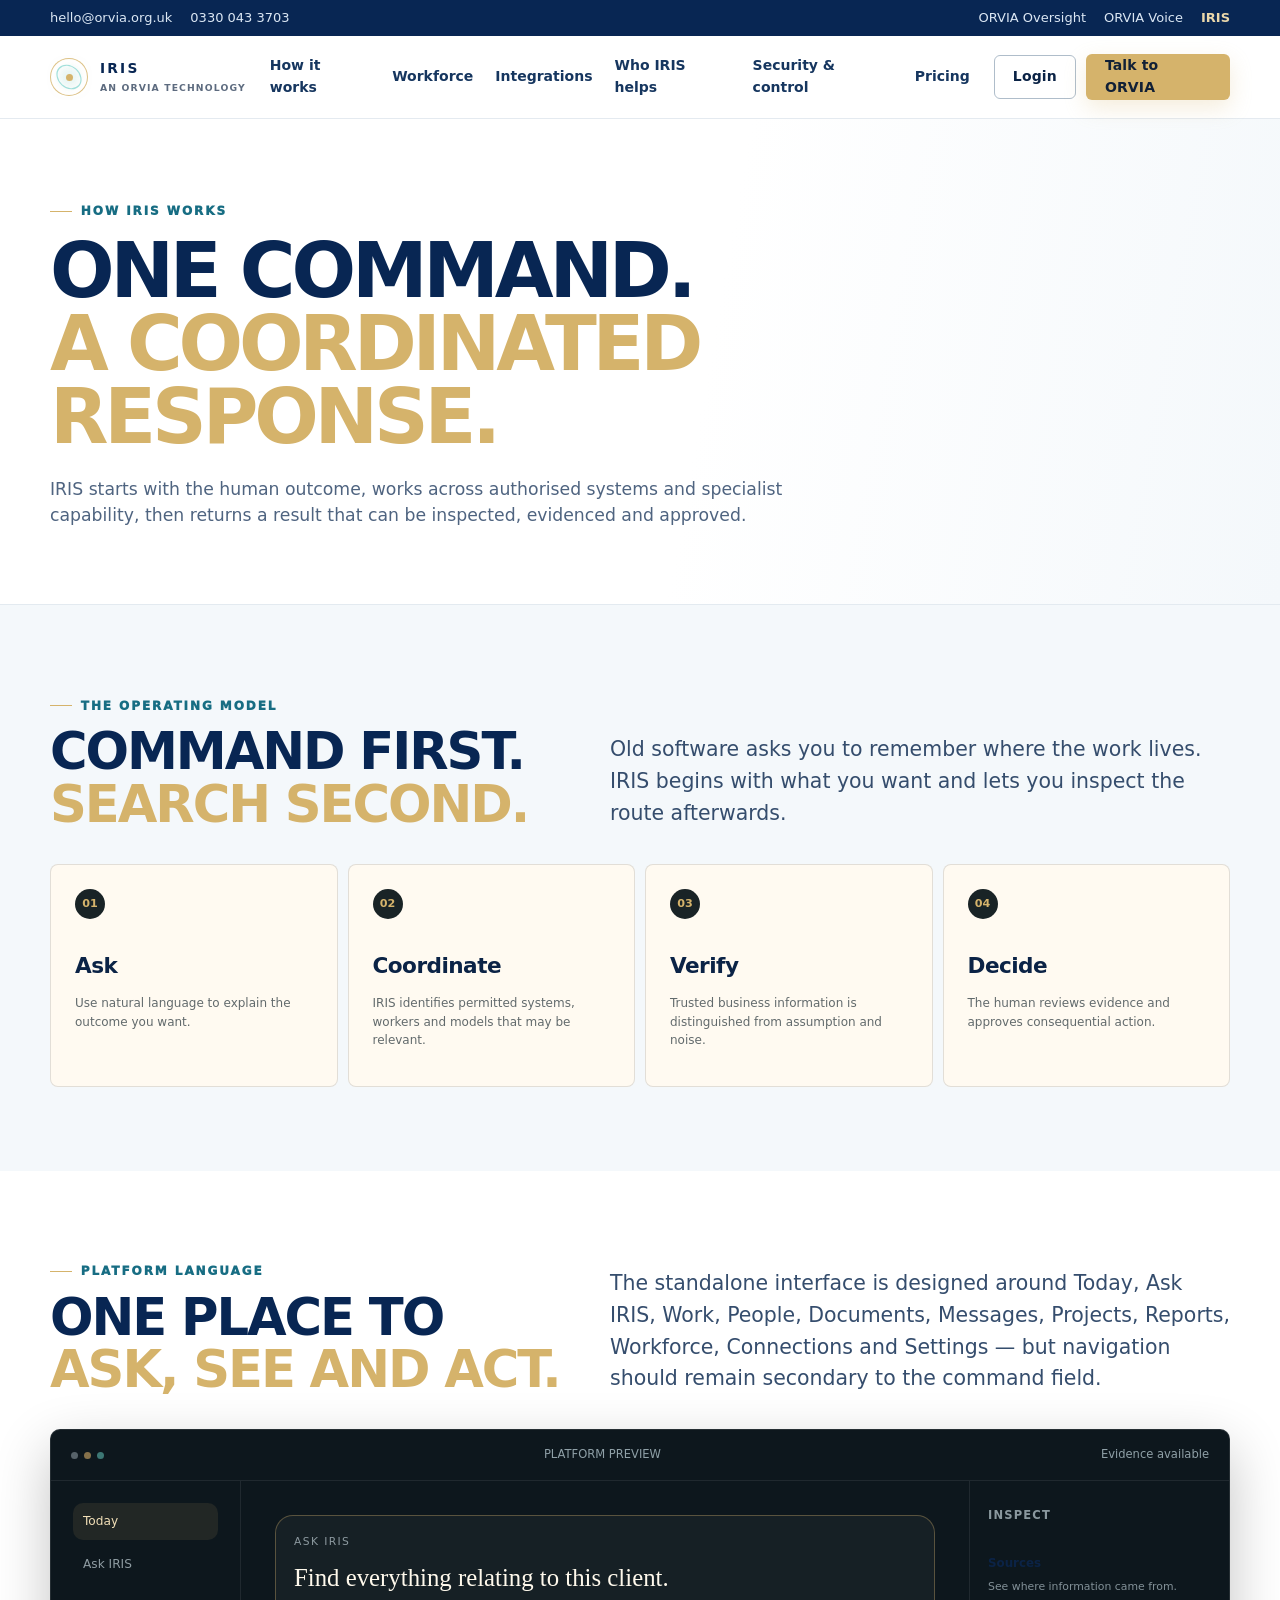
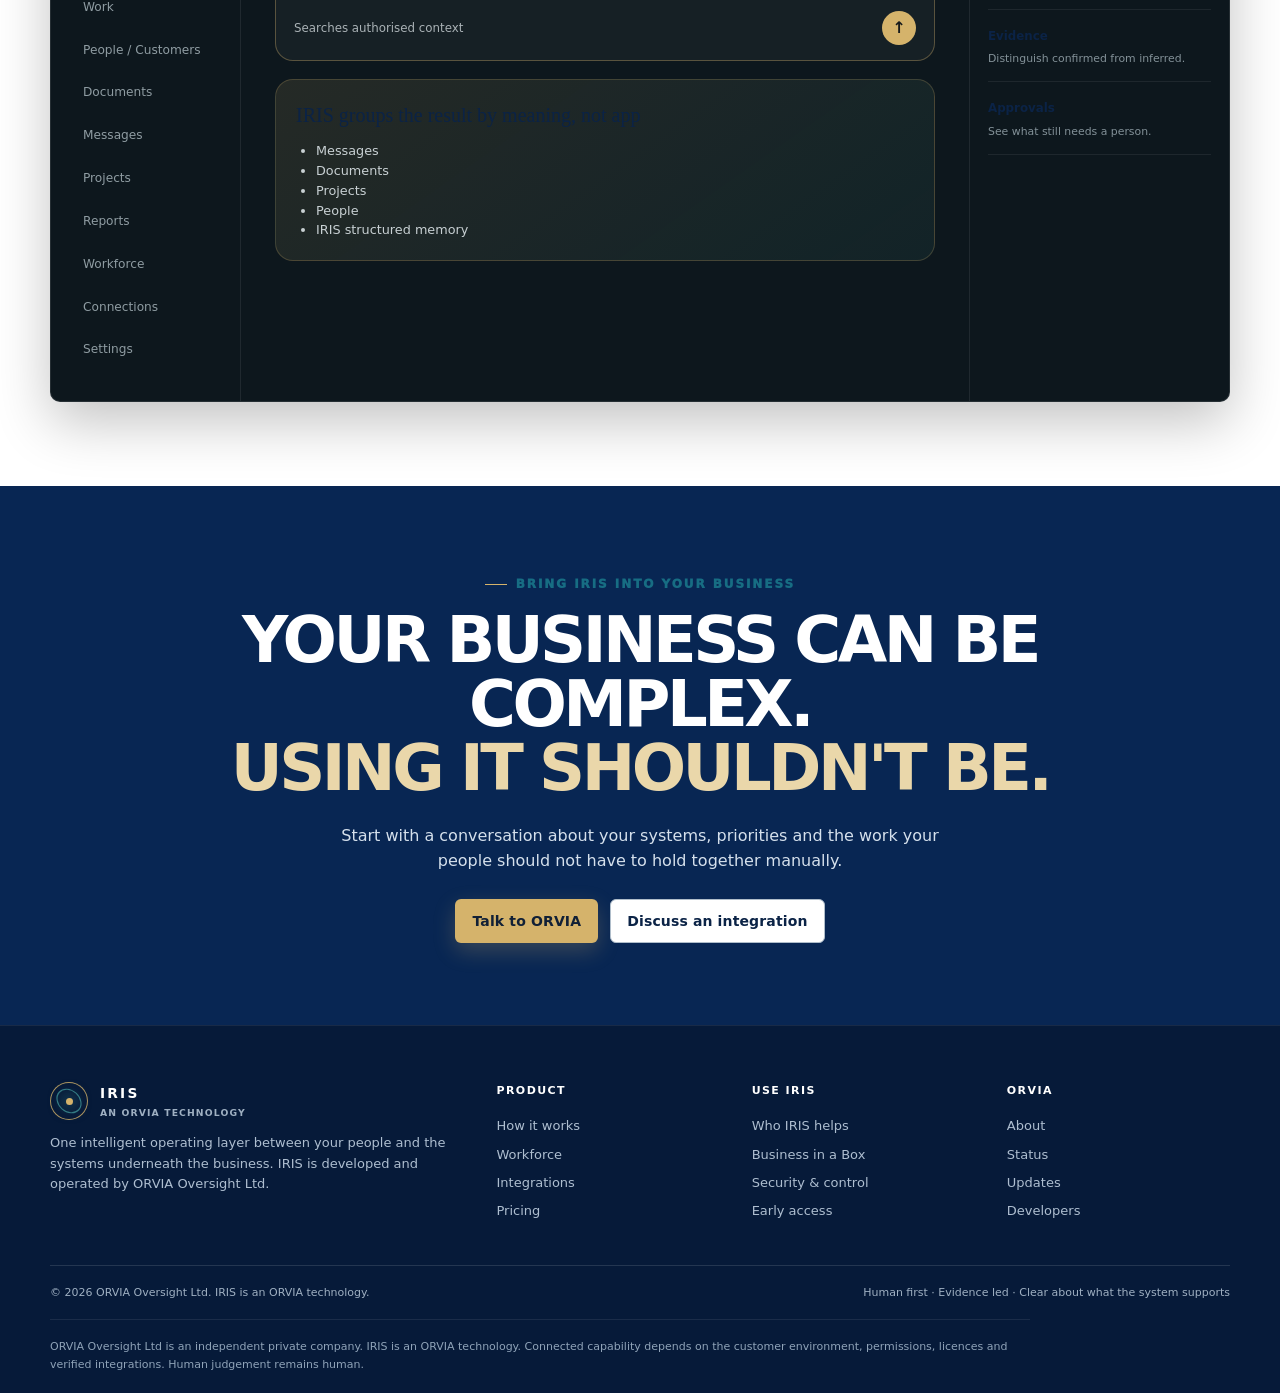
<file: how-it-works/index.html>
<!doctype html><html lang="en-GB"><head><meta charset="utf-8"><meta name="viewport" content="width=device-width,initial-scale=1"><meta name="theme-color" content="#121619"><title>How IRIS Works | ORVIA Oversight Ltd</title><meta name="description" content="How IRIS works ONE COMMAND. A COORDINATED RESPONSE. IRIS starts with the human outcome, works across authorised systems and specialist capability, then ret"><meta name="robots" content="index,follow"><link rel="stylesheet" href="/assets/styles.css"></head><body>
<a class="skip-link" href="#main">Skip to content</a>
<div class="utility"><div class="wrap"><a href="mailto:hello@orvia.org.uk">hello@orvia.org.uk</a><a href="tel:03300433703">0330 043 3703</a><span class="push"><a href="https://www.orvia.org.uk/">ORVIA Oversight</a><a href="https://www.orvia.org.uk/voice">ORVIA Voice</a><a class="active-product" href="/">IRIS</a></span></div></div>
<header class="site-header">
  <div class="wrap navbar">
    <a class="brand" href="/" aria-label="IRIS home">
      <span class="brand-mark"><span class="brand-core"></span></span>
      <span class="brand-name">IRIS<span>AN ORVIA TECHNOLOGY</span></span>
    </a>
    <nav class="nav-links" aria-label="Primary navigation">
      <a href="/how-it-works/">How it works</a><a href="/workforce/">Workforce</a><a href="/integrations/">Integrations</a><a href="/business/">Who IRIS helps</a><a href="/security/">Security & control</a><a href="/pricing/">Pricing</a>
    </nav>
    <div class="nav-cta"><a class="btn btn-soft" href="/login/">Login</a><a class="btn btn-primary" href="/contact/">Talk to ORVIA</a><button class="menu-btn" data-menu aria-expanded="false" aria-label="Open menu">☰</button></div>
  </div>
  <nav class="mobile-menu" data-mobile-menu aria-label="Mobile navigation"><a href="/how-it-works/">How it works</a><a href="/workforce/">Workforce</a><a href="/integrations/">Integrations</a><a href="/business/">Who IRIS helps</a><a href="/business-in-a-box/">Business in a Box</a><a href="/security/">Security & control</a><a href="/pricing/">Pricing</a><a href="/about/">About</a><a href="/contact/">Contact</a><a class="orvia-home-link" href="https://www.orvia.org.uk/">Back to ORVIA</a></nav>
</header><main id="main"><section class="page-hero"><div class="wrap"><span class="eyebrow">How IRIS works</span><h1 class="display">ONE COMMAND.<br><span class="gold">A COORDINATED RESPONSE.</span></h1><p>IRIS starts with the human outcome, works across authorised systems and specialist capability, then returns a result that can be inspected, evidenced and approved.</p></div></section>
<section class="section section-paper"><div class="wrap"><div class="section-head"><div><span class="eyebrow">The operating model</span><h2 class="display">COMMAND FIRST. <span class="gold">SEARCH SECOND.</span></h2></div><p class="kicker">Old software asks you to remember where the work lives. IRIS begins with what you want and lets you inspect the route afterwards.</p></div><div class="security-flow"><div class="security-box"><span>01</span><b>Ask</b><p>Use natural language to explain the outcome you want.</p></div><div class="security-box"><span>02</span><b>Coordinate</b><p>IRIS identifies permitted systems, workers and models that may be relevant.</p></div><div class="security-box"><span>03</span><b>Verify</b><p>Trusted business information is distinguished from assumption and noise.</p></div><div class="security-box"><span>04</span><b>Decide</b><p>The human reviews evidence and approves consequential action.</p></div></div></div></section>
<section class="section"><div class="wrap"><div class="section-head"><div><span class="eyebrow">Platform language</span><h2 class="display">ONE PLACE TO <span class="gold">ASK, SEE AND ACT.</span></h2></div><p class="kicker">The standalone interface is designed around Today, Ask IRIS, Work, People, Documents, Messages, Projects, Reports, Workforce, Connections and Settings — but navigation should remain secondary to the command field.</p></div><div class="command-shell"><div class="command-top"><div class="window-dots"><i></i><i></i><i></i></div><span>PLATFORM PREVIEW</span><span>Evidence available</span></div><div class="command-body"><nav class="command-nav"><a class="active">Today</a><a>Ask IRIS</a><a>Work</a><a>People / Customers</a><a>Documents</a><a>Messages</a><a>Projects</a><a>Reports</a><a>Workforce</a><a>Connections</a><a>Settings</a></nav><div class="command-main"><div class="ask-box"><div class="ask-label">Ask IRIS</div><div class="ask-question">Find everything relating to this client.</div><div class="ask-actions"><span class="tiny muted">Searches authorised context</span><button class="ask-send">↑</button></div></div><div class="brief-card"><b>IRIS groups the result by meaning, not app</b><ul><li>Messages</li><li>Documents</li><li>Projects</li><li>People</li><li>IRIS structured memory</li></ul></div></div><aside class="evidence-drawer"><h4>Inspect</h4><div class="evidence-item"><b>Sources</b><p>See where information came from.</p></div><div class="evidence-item"><b>Evidence</b><p>Distinguish confirmed from inferred.</p></div><div class="evidence-item"><b>Approvals</b><p>See what still needs a person.</p></div></aside></div></div></div></section><section class="final-cta"><div class="wrap"><span class="eyebrow">Bring IRIS into your business</span><h2 class="display">YOUR BUSINESS CAN BE COMPLEX.<br><span class="gold">USING IT SHOULDN'T BE.</span></h2><p>Start with a conversation about your systems, priorities and the work your people should not have to hold together manually.</p><div class="hero-actions"><a class="btn btn-primary" href="/contact/">Talk to ORVIA</a><a class="btn btn-soft" href="/integrations/">Discuss an integration</a></div></div></section></main>
<footer class="site-footer"><div class="wrap"><div class="footer-grid">
  <div class="footer-brand"><a class="brand" href="/"><span class="brand-mark"><span class="brand-core"></span></span><span class="brand-name">IRIS<span>AN ORVIA TECHNOLOGY</span></span></a><p>One intelligent operating layer between your people and the systems underneath the business. IRIS is developed and operated by ORVIA Oversight Ltd.</p></div>
  <div class="footer-col"><h4>Product</h4><a href="/how-it-works/">How it works</a><a href="/workforce/">Workforce</a><a href="/integrations/">Integrations</a><a href="/pricing/">Pricing</a></div>
  <div class="footer-col"><h4>Use IRIS</h4><a href="/business/">Who IRIS helps</a><a href="/business-in-a-box/">Business in a Box</a><a href="/security/">Security & control</a><a href="/contact/">Early access</a></div>
  <div class="footer-col"><h4>ORVIA</h4><a href="/about/">About</a><a href="/status/">Status</a><a href="/updates/">Updates</a><a href="/developers/">Developers</a></div>
</div><div class="footer-bottom"><span>© 2026 ORVIA Oversight Ltd. IRIS is an ORVIA technology.</span><span>Human first · Evidence led · Clear about what the system supports</span></div><p class="footer-legal">ORVIA Oversight Ltd is an independent private company. IRIS is an ORVIA technology. Connected capability depends on the customer environment, permissions, licences and verified integrations. Human judgement remains human.</p></div></footer>
<script src="/assets/site.js" defer></script></body></html>
</file>
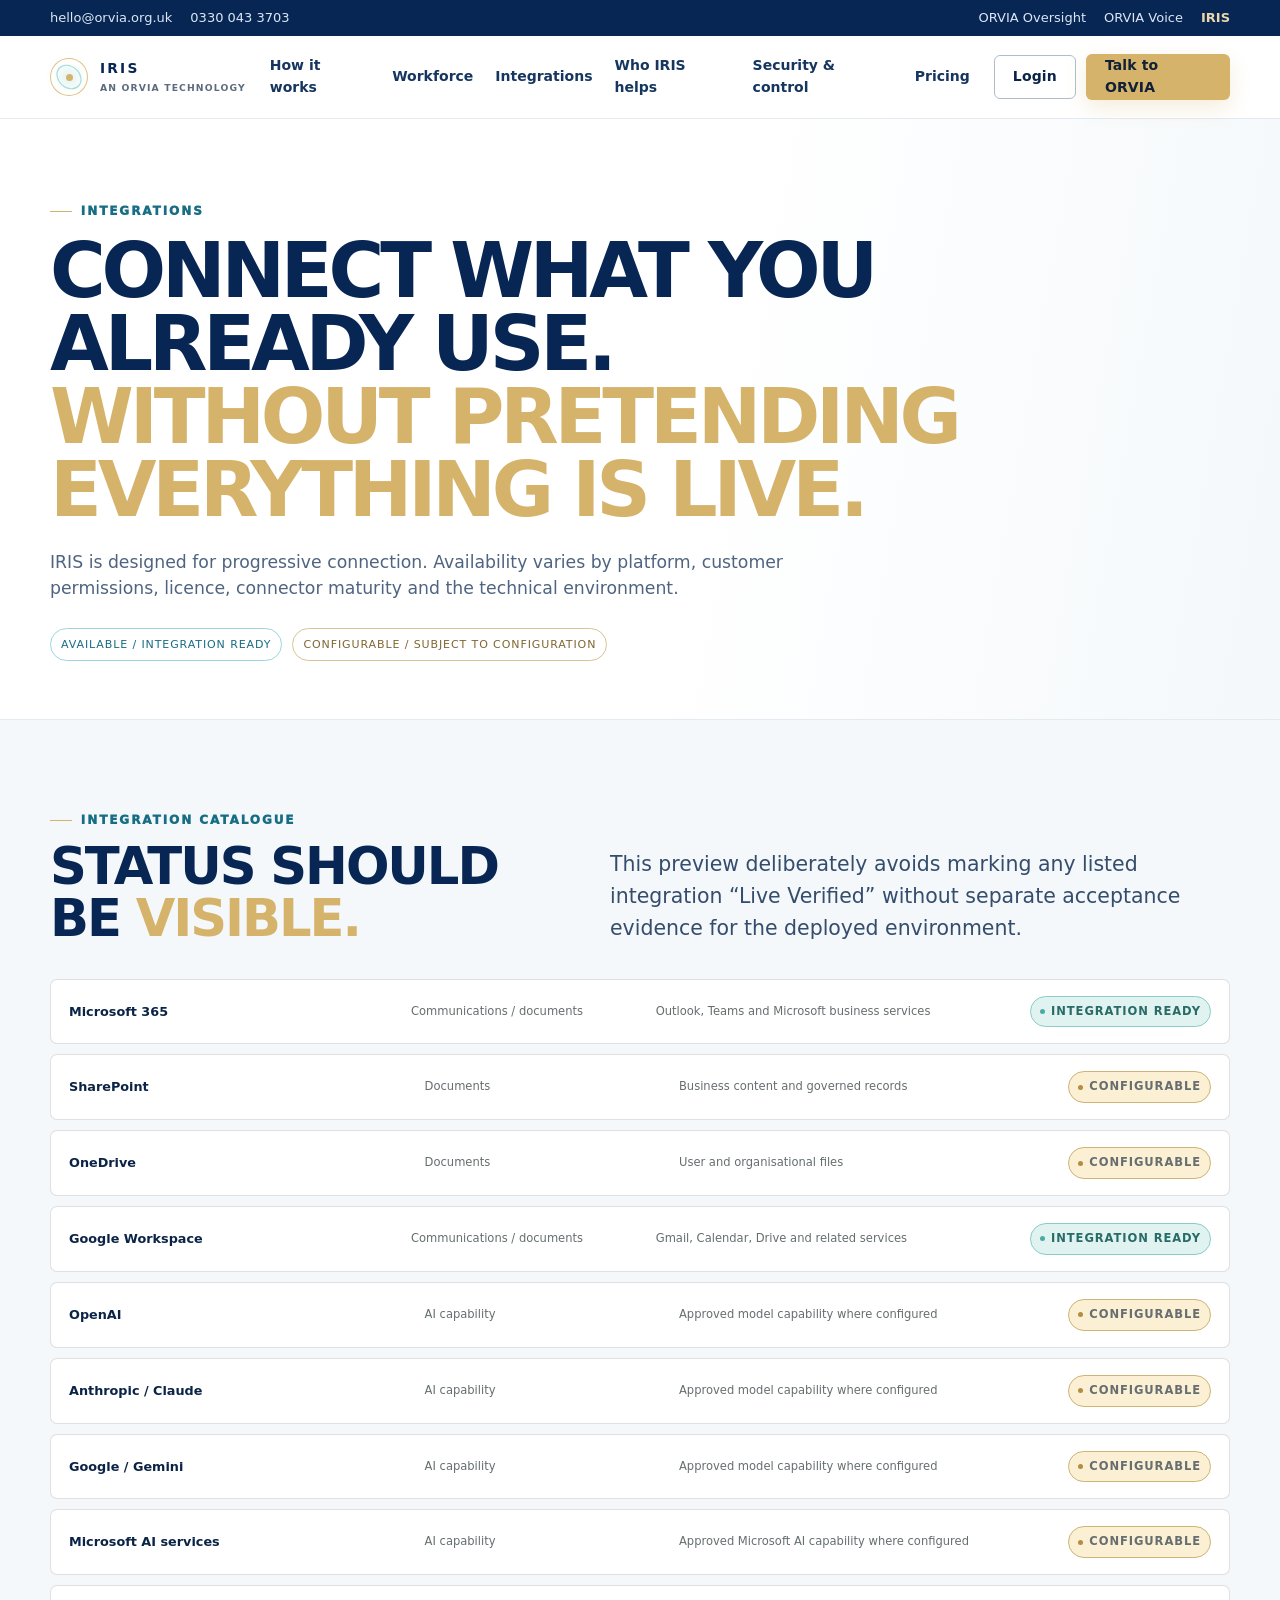
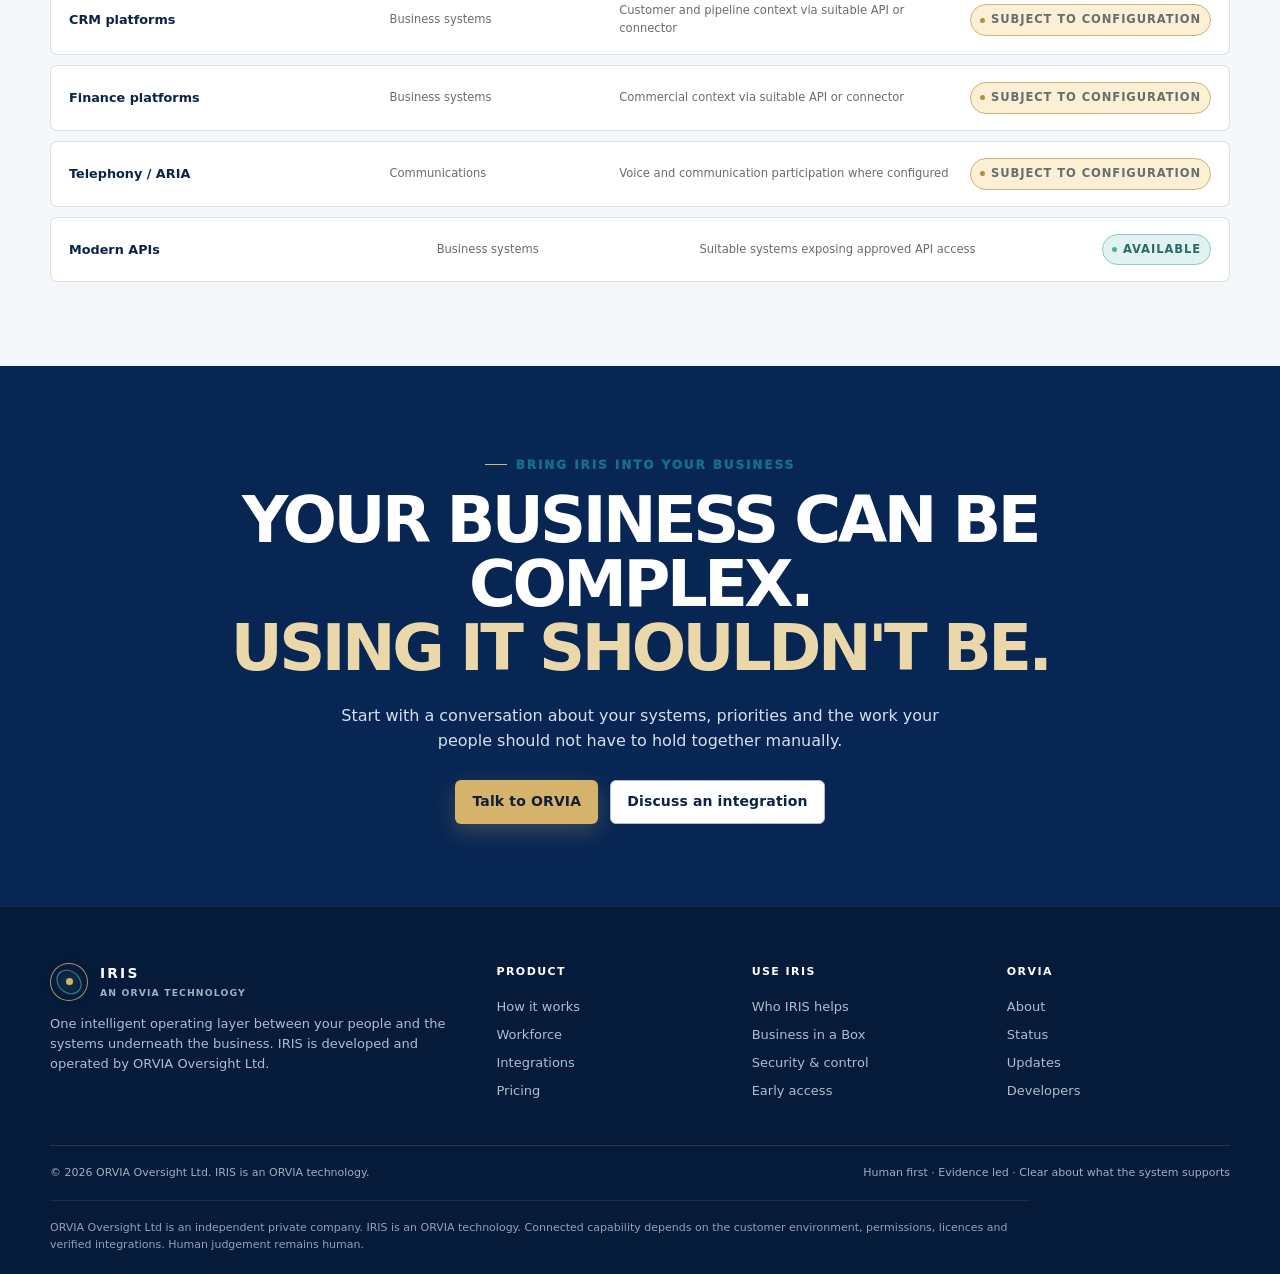
<file: integrations/index.html>
<!doctype html><html lang="en-GB"><head><meta charset="utf-8"><meta name="viewport" content="width=device-width,initial-scale=1"><meta name="theme-color" content="#121619"><title>IRIS Integrations | ORVIA Oversight Ltd</title><meta name="description" content="Integrations CONNECT WHAT YOU ALREADY USE. WITHOUT PRETENDING EVERYTHING IS LIVE. IRIS is designed for progressive connection. Availability varies by platf"><meta name="robots" content="index,follow"><link rel="stylesheet" href="/assets/styles.css"></head><body>
<a class="skip-link" href="#main">Skip to content</a>
<div class="utility"><div class="wrap"><a href="mailto:hello@orvia.org.uk">hello@orvia.org.uk</a><a href="tel:03300433703">0330 043 3703</a><span class="push"><a href="https://www.orvia.org.uk/">ORVIA Oversight</a><a href="https://www.orvia.org.uk/voice">ORVIA Voice</a><a class="active-product" href="/">IRIS</a></span></div></div>
<header class="site-header">
  <div class="wrap navbar">
    <a class="brand" href="/" aria-label="IRIS home">
      <span class="brand-mark"><span class="brand-core"></span></span>
      <span class="brand-name">IRIS<span>AN ORVIA TECHNOLOGY</span></span>
    </a>
    <nav class="nav-links" aria-label="Primary navigation">
      <a href="/how-it-works/">How it works</a><a href="/workforce/">Workforce</a><a href="/integrations/">Integrations</a><a href="/business/">Who IRIS helps</a><a href="/security/">Security & control</a><a href="/pricing/">Pricing</a>
    </nav>
    <div class="nav-cta"><a class="btn btn-soft" href="/login/">Login</a><a class="btn btn-primary" href="/contact/">Talk to ORVIA</a><button class="menu-btn" data-menu aria-expanded="false" aria-label="Open menu">☰</button></div>
  </div>
  <nav class="mobile-menu" data-mobile-menu aria-label="Mobile navigation"><a href="/how-it-works/">How it works</a><a href="/workforce/">Workforce</a><a href="/integrations/">Integrations</a><a href="/business/">Who IRIS helps</a><a href="/business-in-a-box/">Business in a Box</a><a href="/security/">Security & control</a><a href="/pricing/">Pricing</a><a href="/about/">About</a><a href="/contact/">Contact</a><a class="orvia-home-link" href="https://www.orvia.org.uk/">Back to ORVIA</a></nav>
</header><main id="main"><section class="page-hero"><div class="wrap"><span class="eyebrow">Integrations</span><h1 class="display">CONNECT WHAT YOU ALREADY USE.<br><span class="gold">WITHOUT PRETENDING EVERYTHING IS LIVE.</span></h1><p>IRIS is designed for progressive connection. Availability varies by platform, customer permissions, licence, connector maturity and the technical environment.</p><div class="meta"><span class="pill available">Available / Integration ready</span><span class="pill config">Configurable / subject to configuration</span></div></div></section><section class="section section-paper"><div class="wrap"><div class="section-head"><div><span class="eyebrow">Integration catalogue</span><h2 class="display">STATUS SHOULD BE <span class="gold">VISIBLE.</span></h2></div><p class="kicker">This preview deliberately avoids marking any listed integration “Live Verified” without separate acceptance evidence for the deployed environment.</p></div><div class="catalogue"><div class="catalogue-row"><b>Microsoft 365</b><span>Communications / documents</span><span class="desc">Outlook, Teams and Microsoft business services</span><span class="status available">Integration ready</span></div><div class="catalogue-row"><b>SharePoint</b><span>Documents</span><span class="desc">Business content and governed records</span><span class="status ">Configurable</span></div><div class="catalogue-row"><b>OneDrive</b><span>Documents</span><span class="desc">User and organisational files</span><span class="status ">Configurable</span></div><div class="catalogue-row"><b>Google Workspace</b><span>Communications / documents</span><span class="desc">Gmail, Calendar, Drive and related services</span><span class="status available">Integration ready</span></div><div class="catalogue-row"><b>OpenAI</b><span>AI capability</span><span class="desc">Approved model capability where configured</span><span class="status ">Configurable</span></div><div class="catalogue-row"><b>Anthropic / Claude</b><span>AI capability</span><span class="desc">Approved model capability where configured</span><span class="status ">Configurable</span></div><div class="catalogue-row"><b>Google / Gemini</b><span>AI capability</span><span class="desc">Approved model capability where configured</span><span class="status ">Configurable</span></div><div class="catalogue-row"><b>Microsoft AI services</b><span>AI capability</span><span class="desc">Approved Microsoft AI capability where configured</span><span class="status ">Configurable</span></div><div class="catalogue-row"><b>CRM platforms</b><span>Business systems</span><span class="desc">Customer and pipeline context via suitable API or connector</span><span class="status ">Subject to configuration</span></div><div class="catalogue-row"><b>Finance platforms</b><span>Business systems</span><span class="desc">Commercial context via suitable API or connector</span><span class="status ">Subject to configuration</span></div><div class="catalogue-row"><b>Telephony / ARIA</b><span>Communications</span><span class="desc">Voice and communication participation where configured</span><span class="status ">Subject to configuration</span></div><div class="catalogue-row"><b>Modern APIs</b><span>Business systems</span><span class="desc">Suitable systems exposing approved API access</span><span class="status available">Available</span></div></div></div></section><section class="final-cta"><div class="wrap"><span class="eyebrow">Bring IRIS into your business</span><h2 class="display">YOUR BUSINESS CAN BE COMPLEX.<br><span class="gold">USING IT SHOULDN'T BE.</span></h2><p>Start with a conversation about your systems, priorities and the work your people should not have to hold together manually.</p><div class="hero-actions"><a class="btn btn-primary" href="/contact/">Talk to ORVIA</a><a class="btn btn-soft" href="/integrations/">Discuss an integration</a></div></div></section></main>
<footer class="site-footer"><div class="wrap"><div class="footer-grid">
  <div class="footer-brand"><a class="brand" href="/"><span class="brand-mark"><span class="brand-core"></span></span><span class="brand-name">IRIS<span>AN ORVIA TECHNOLOGY</span></span></a><p>One intelligent operating layer between your people and the systems underneath the business. IRIS is developed and operated by ORVIA Oversight Ltd.</p></div>
  <div class="footer-col"><h4>Product</h4><a href="/how-it-works/">How it works</a><a href="/workforce/">Workforce</a><a href="/integrations/">Integrations</a><a href="/pricing/">Pricing</a></div>
  <div class="footer-col"><h4>Use IRIS</h4><a href="/business/">Who IRIS helps</a><a href="/business-in-a-box/">Business in a Box</a><a href="/security/">Security & control</a><a href="/contact/">Early access</a></div>
  <div class="footer-col"><h4>ORVIA</h4><a href="/about/">About</a><a href="/status/">Status</a><a href="/updates/">Updates</a><a href="/developers/">Developers</a></div>
</div><div class="footer-bottom"><span>© 2026 ORVIA Oversight Ltd. IRIS is an ORVIA technology.</span><span>Human first · Evidence led · Clear about what the system supports</span></div><p class="footer-legal">ORVIA Oversight Ltd is an independent private company. IRIS is an ORVIA technology. Connected capability depends on the customer environment, permissions, licences and verified integrations. Human judgement remains human.</p></div></footer>
<script src="/assets/site.js" defer></script></body></html>
</file>
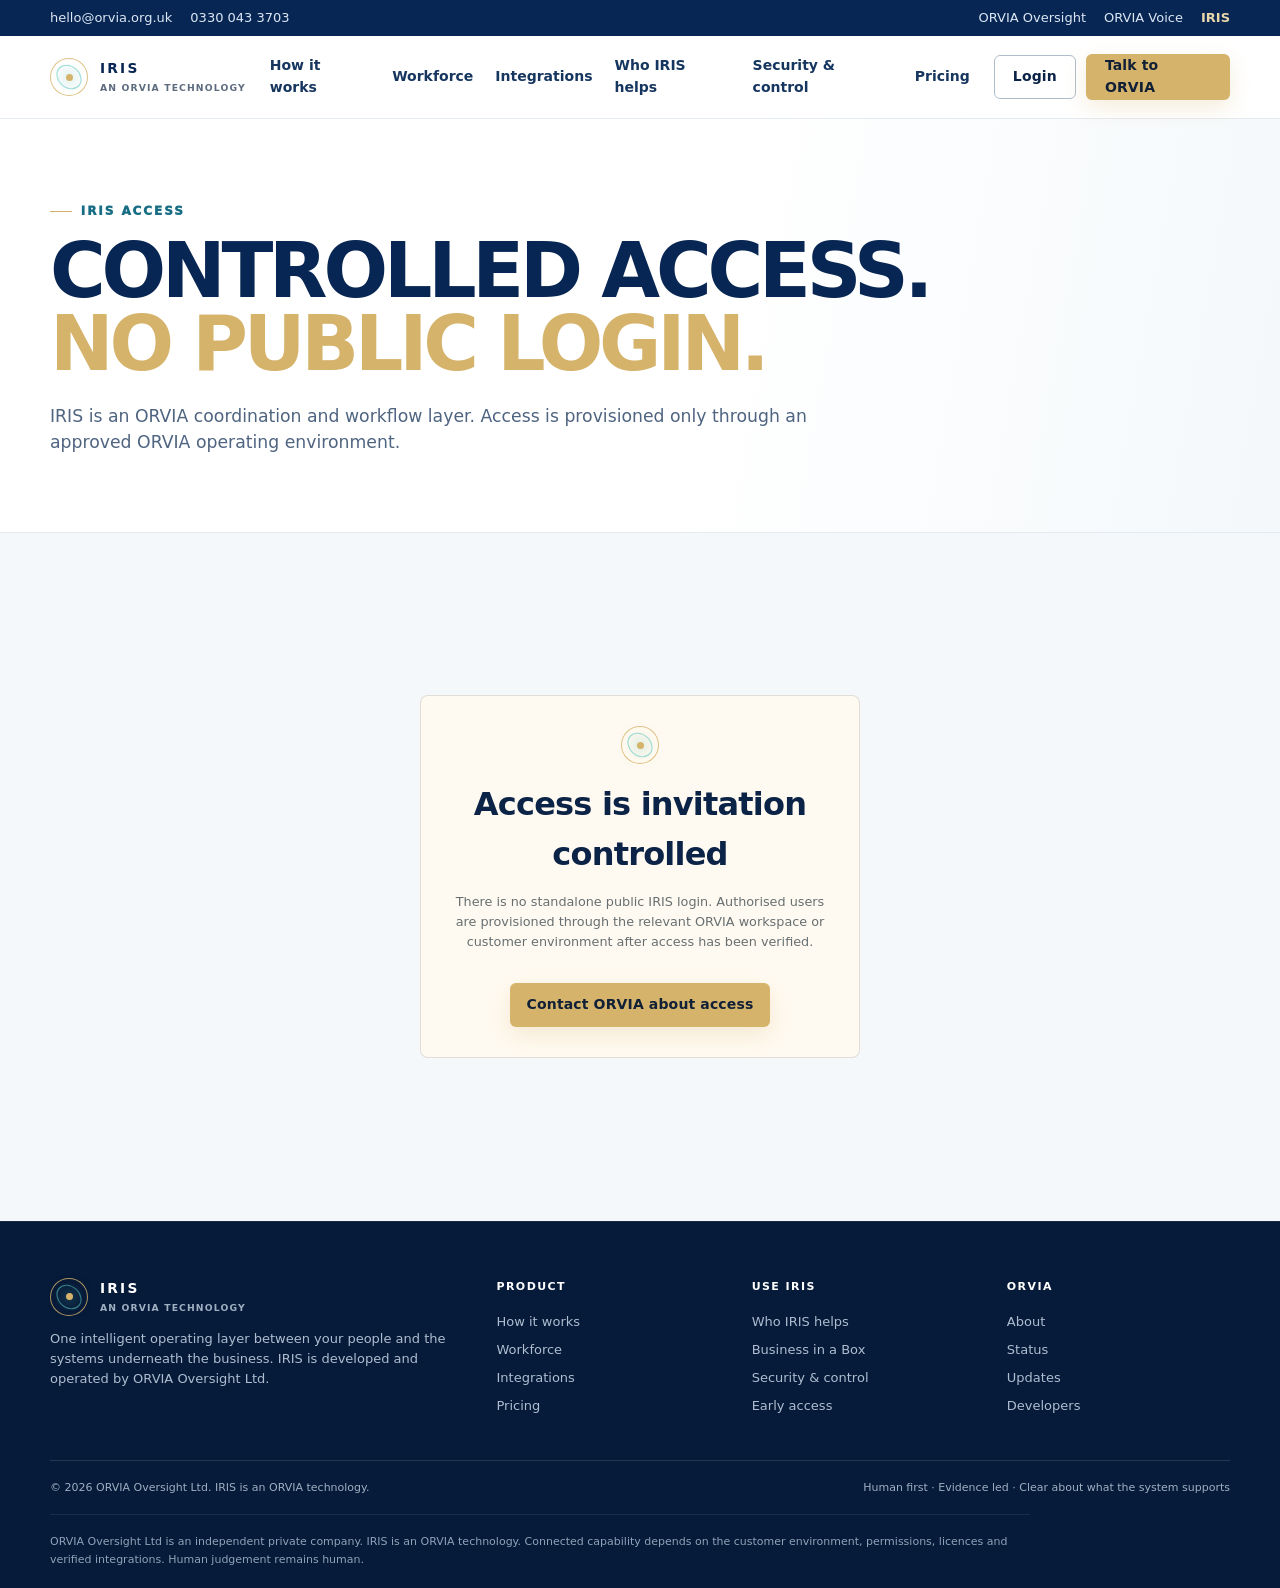
<file: login/index.html>
<!doctype html><html lang="en-GB"><head><meta charset="utf-8"><meta name="viewport" content="width=device-width,initial-scale=1"><meta name="theme-color" content="#121619"><title>IRIS Login | ORVIA Oversight Ltd</title><meta name="description" content="IRIS platform A CALMER WAY TO CONTROL THE BUSINESS. The standalone IRIS platform is being shaped around command-first interaction, universal findability, e"><meta name="robots" content="noindex,nofollow"><link rel="stylesheet" href="/assets/styles.css"></head><body>
<a class="skip-link" href="#main">Skip to content</a>
<div class="utility"><div class="wrap"><a href="mailto:hello@orvia.org.uk">hello@orvia.org.uk</a><a href="tel:03300433703">0330 043 3703</a><span class="push"><a href="https://www.orvia.org.uk/">ORVIA Oversight</a><a href="https://www.orvia.org.uk/voice">ORVIA Voice</a><a class="active-product" href="/">IRIS</a></span></div></div>
<header class="site-header">
  <div class="wrap navbar">
    <a class="brand" href="/" aria-label="IRIS home">
      <span class="brand-mark"><span class="brand-core"></span></span>
      <span class="brand-name">IRIS<span>AN ORVIA TECHNOLOGY</span></span>
    </a>
    <nav class="nav-links" aria-label="Primary navigation">
      <a href="/how-it-works/">How it works</a><a href="/workforce/">Workforce</a><a href="/integrations/">Integrations</a><a href="/business/">Who IRIS helps</a><a href="/security/">Security & control</a><a href="/pricing/">Pricing</a>
    </nav>
    <div class="nav-cta"><a class="btn btn-soft" href="/login/">Login</a><a class="btn btn-primary" href="/contact/">Talk to ORVIA</a><button class="menu-btn" data-menu aria-expanded="false" aria-label="Open menu">☰</button></div>
  </div>
  <nav class="mobile-menu" data-mobile-menu aria-label="Mobile navigation"><a href="/how-it-works/">How it works</a><a href="/workforce/">Workforce</a><a href="/integrations/">Integrations</a><a href="/business/">Who IRIS helps</a><a href="/business-in-a-box/">Business in a Box</a><a href="/security/">Security & control</a><a href="/pricing/">Pricing</a><a href="/about/">About</a><a href="/contact/">Contact</a><a class="orvia-home-link" href="https://www.orvia.org.uk/">Back to ORVIA</a></nav>
</header><main id="main"><section class="page-hero"><div class="wrap"><span class="eyebrow">IRIS access</span><h1 class="display">CONTROLLED ACCESS.<br><span class="gold">NO PUBLIC LOGIN.</span></h1><p>IRIS is an ORVIA coordination and workflow layer. Access is provisioned only through an approved ORVIA operating environment.</p></div></section>
<section class="section section-paper"><div class="wrap login-shell"><div class="login-card"><span class="brand-mark"><span class="brand-core"></span></span><h2>Access is invitation controlled</h2><p>There is no standalone public IRIS login. Authorised users are provisioned through the relevant ORVIA workspace or customer environment after access has been verified.</p><a class="btn btn-primary" href="/contact/" style="margin-top:18px">Contact ORVIA about access</a></div></div></section></main>
<footer class="site-footer"><div class="wrap"><div class="footer-grid">
  <div class="footer-brand"><a class="brand" href="/"><span class="brand-mark"><span class="brand-core"></span></span><span class="brand-name">IRIS<span>AN ORVIA TECHNOLOGY</span></span></a><p>One intelligent operating layer between your people and the systems underneath the business. IRIS is developed and operated by ORVIA Oversight Ltd.</p></div>
  <div class="footer-col"><h4>Product</h4><a href="/how-it-works/">How it works</a><a href="/workforce/">Workforce</a><a href="/integrations/">Integrations</a><a href="/pricing/">Pricing</a></div>
  <div class="footer-col"><h4>Use IRIS</h4><a href="/business/">Who IRIS helps</a><a href="/business-in-a-box/">Business in a Box</a><a href="/security/">Security & control</a><a href="/contact/">Early access</a></div>
  <div class="footer-col"><h4>ORVIA</h4><a href="/about/">About</a><a href="/status/">Status</a><a href="/updates/">Updates</a><a href="/developers/">Developers</a></div>
</div><div class="footer-bottom"><span>© 2026 ORVIA Oversight Ltd. IRIS is an ORVIA technology.</span><span>Human first · Evidence led · Clear about what the system supports</span></div><p class="footer-legal">ORVIA Oversight Ltd is an independent private company. IRIS is an ORVIA technology. Connected capability depends on the customer environment, permissions, licences and verified integrations. Human judgement remains human.</p></div></footer>
<script src="/assets/site.js" defer></script></body></html>
</file>
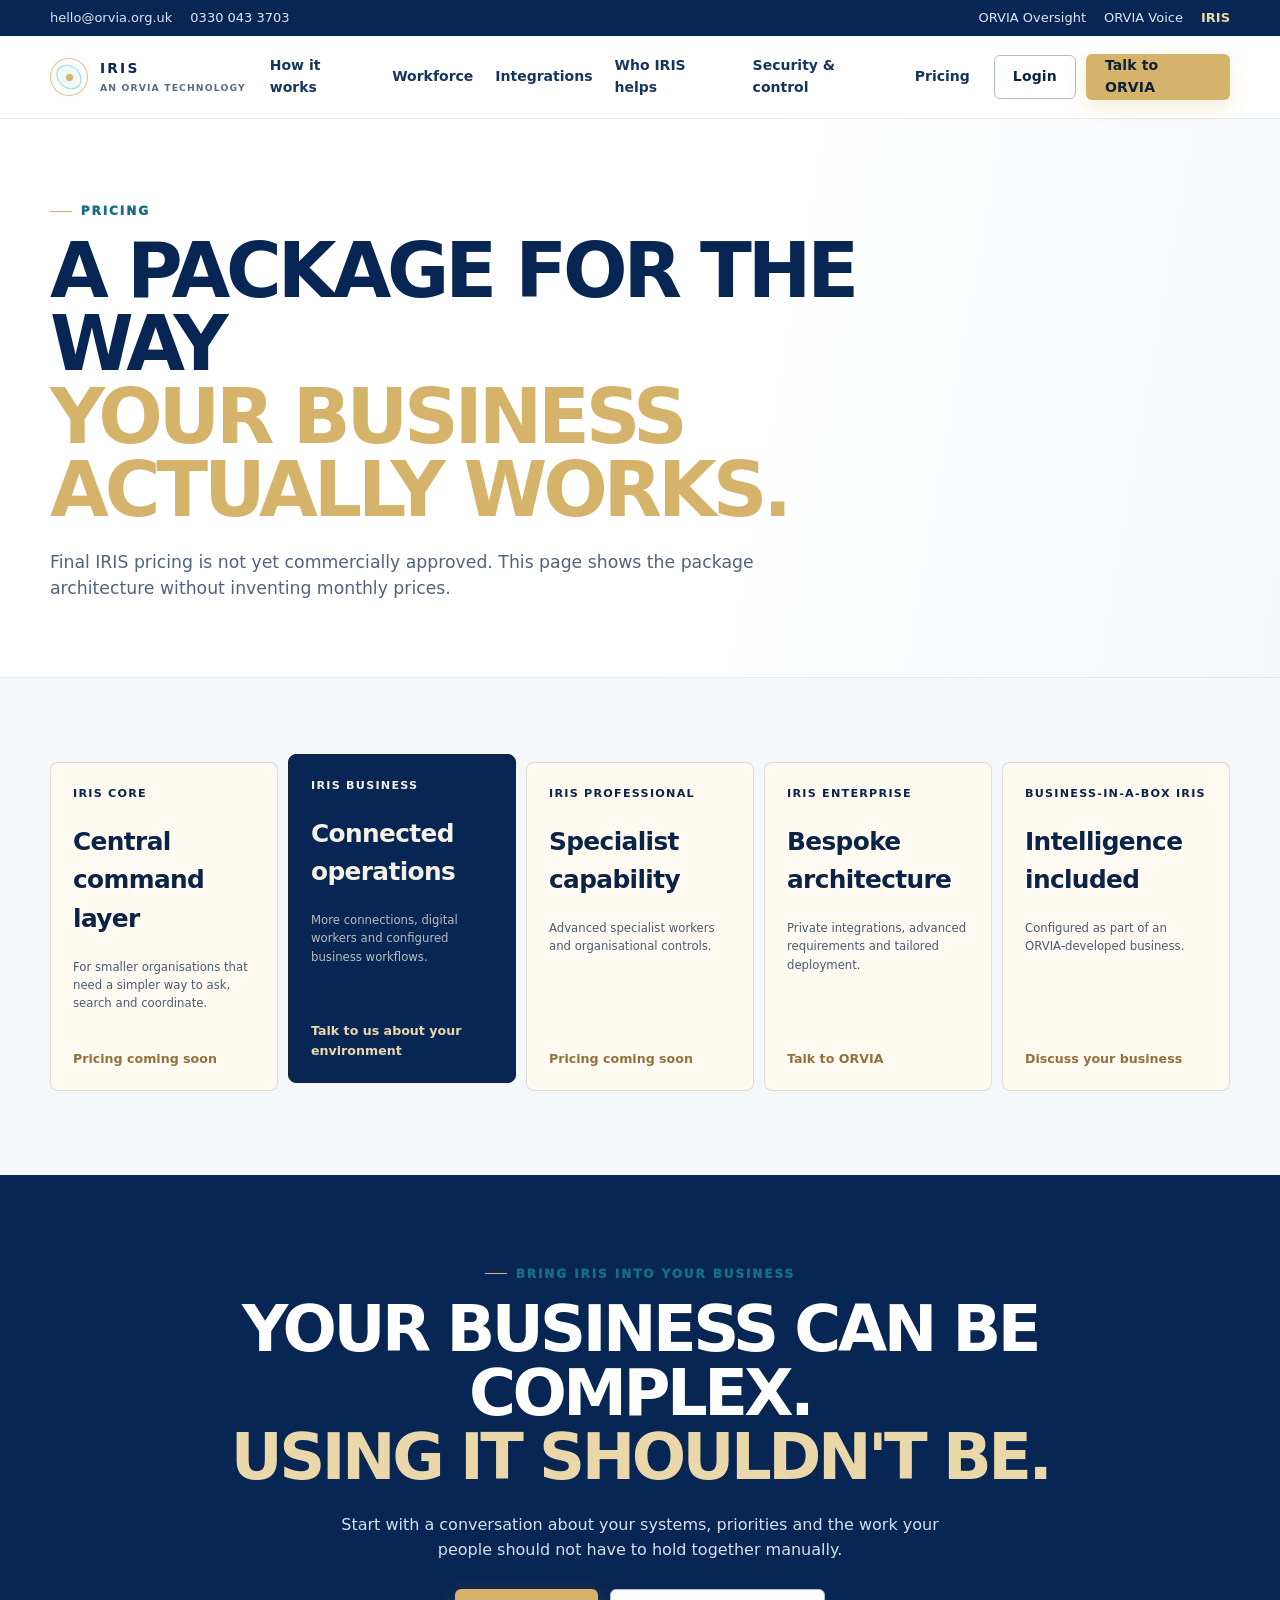
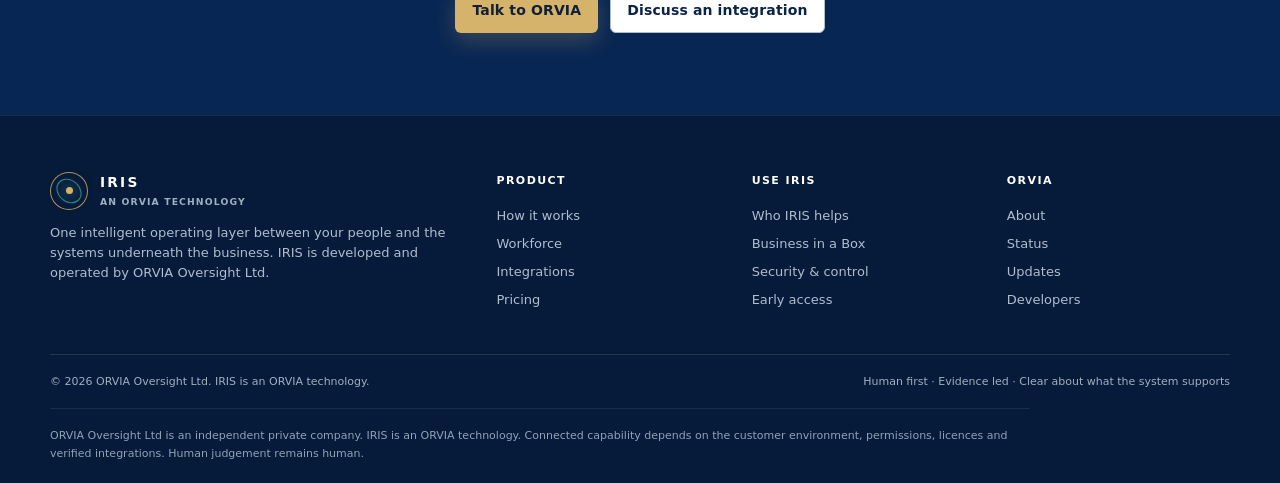
<file: pricing/index.html>
<!doctype html><html lang="en-GB"><head><meta charset="utf-8"><meta name="viewport" content="width=device-width,initial-scale=1"><meta name="theme-color" content="#121619"><title>IRIS Pricing | ORVIA Oversight Ltd</title><meta name="description" content="Pricing A PACKAGE FOR THE WAY YOUR BUSINESS ACTUALLY WORKS. Final IRIS pricing is not yet commercially approved. This page shows the package architecture w"><meta name="robots" content="index,follow"><link rel="stylesheet" href="/assets/styles.css"></head><body>
<a class="skip-link" href="#main">Skip to content</a>
<div class="utility"><div class="wrap"><a href="mailto:hello@orvia.org.uk">hello@orvia.org.uk</a><a href="tel:03300433703">0330 043 3703</a><span class="push"><a href="https://www.orvia.org.uk/">ORVIA Oversight</a><a href="https://www.orvia.org.uk/voice">ORVIA Voice</a><a class="active-product" href="/">IRIS</a></span></div></div>
<header class="site-header">
  <div class="wrap navbar">
    <a class="brand" href="/" aria-label="IRIS home">
      <span class="brand-mark"><span class="brand-core"></span></span>
      <span class="brand-name">IRIS<span>AN ORVIA TECHNOLOGY</span></span>
    </a>
    <nav class="nav-links" aria-label="Primary navigation">
      <a href="/how-it-works/">How it works</a><a href="/workforce/">Workforce</a><a href="/integrations/">Integrations</a><a href="/business/">Who IRIS helps</a><a href="/security/">Security & control</a><a href="/pricing/">Pricing</a>
    </nav>
    <div class="nav-cta"><a class="btn btn-soft" href="/login/">Login</a><a class="btn btn-primary" href="/contact/">Talk to ORVIA</a><button class="menu-btn" data-menu aria-expanded="false" aria-label="Open menu">☰</button></div>
  </div>
  <nav class="mobile-menu" data-mobile-menu aria-label="Mobile navigation"><a href="/how-it-works/">How it works</a><a href="/workforce/">Workforce</a><a href="/integrations/">Integrations</a><a href="/business/">Who IRIS helps</a><a href="/business-in-a-box/">Business in a Box</a><a href="/security/">Security & control</a><a href="/pricing/">Pricing</a><a href="/about/">About</a><a href="/contact/">Contact</a><a class="orvia-home-link" href="https://www.orvia.org.uk/">Back to ORVIA</a></nav>
</header><main id="main"><section class="page-hero"><div class="wrap"><span class="eyebrow">Pricing</span><h1 class="display">A PACKAGE FOR THE WAY<br><span class="gold">YOUR BUSINESS ACTUALLY WORKS.</span></h1><p>Final IRIS pricing is not yet commercially approved. This page shows the package architecture without inventing monthly prices.</p></div></section>
<section class="section section-paper"><div class="wrap"><div class="pricing-grid"><div class="price-card"><span class="tier">IRIS Core</span><h3>Central command layer</h3><p>For smaller organisations that need a simpler way to ask, search and coordinate.</p><div class="price">Pricing coming soon</div></div><div class="price-card featured"><span class="tier">IRIS Business</span><h3>Connected operations</h3><p>More connections, digital workers and configured business workflows.</p><div class="price">Talk to us about your environment</div></div><div class="price-card"><span class="tier">IRIS Professional</span><h3>Specialist capability</h3><p>Advanced specialist workers and organisational controls.</p><div class="price">Pricing coming soon</div></div><div class="price-card"><span class="tier">IRIS Enterprise</span><h3>Bespoke architecture</h3><p>Private integrations, advanced requirements and tailored deployment.</p><div class="price">Talk to ORVIA</div></div><div class="price-card"><span class="tier">Business-in-a-Box IRIS</span><h3>Intelligence included</h3><p>Configured as part of an ORVIA-developed business.</p><div class="price">Discuss your business</div></div></div></div></section><section class="final-cta"><div class="wrap"><span class="eyebrow">Bring IRIS into your business</span><h2 class="display">YOUR BUSINESS CAN BE COMPLEX.<br><span class="gold">USING IT SHOULDN'T BE.</span></h2><p>Start with a conversation about your systems, priorities and the work your people should not have to hold together manually.</p><div class="hero-actions"><a class="btn btn-primary" href="/contact/">Talk to ORVIA</a><a class="btn btn-soft" href="/integrations/">Discuss an integration</a></div></div></section></main>
<footer class="site-footer"><div class="wrap"><div class="footer-grid">
  <div class="footer-brand"><a class="brand" href="/"><span class="brand-mark"><span class="brand-core"></span></span><span class="brand-name">IRIS<span>AN ORVIA TECHNOLOGY</span></span></a><p>One intelligent operating layer between your people and the systems underneath the business. IRIS is developed and operated by ORVIA Oversight Ltd.</p></div>
  <div class="footer-col"><h4>Product</h4><a href="/how-it-works/">How it works</a><a href="/workforce/">Workforce</a><a href="/integrations/">Integrations</a><a href="/pricing/">Pricing</a></div>
  <div class="footer-col"><h4>Use IRIS</h4><a href="/business/">Who IRIS helps</a><a href="/business-in-a-box/">Business in a Box</a><a href="/security/">Security & control</a><a href="/contact/">Early access</a></div>
  <div class="footer-col"><h4>ORVIA</h4><a href="/about/">About</a><a href="/status/">Status</a><a href="/updates/">Updates</a><a href="/developers/">Developers</a></div>
</div><div class="footer-bottom"><span>© 2026 ORVIA Oversight Ltd. IRIS is an ORVIA technology.</span><span>Human first · Evidence led · Clear about what the system supports</span></div><p class="footer-legal">ORVIA Oversight Ltd is an independent private company. IRIS is an ORVIA technology. Connected capability depends on the customer environment, permissions, licences and verified integrations. Human judgement remains human.</p></div></footer>
<script src="/assets/site.js" defer></script></body></html>
</file>
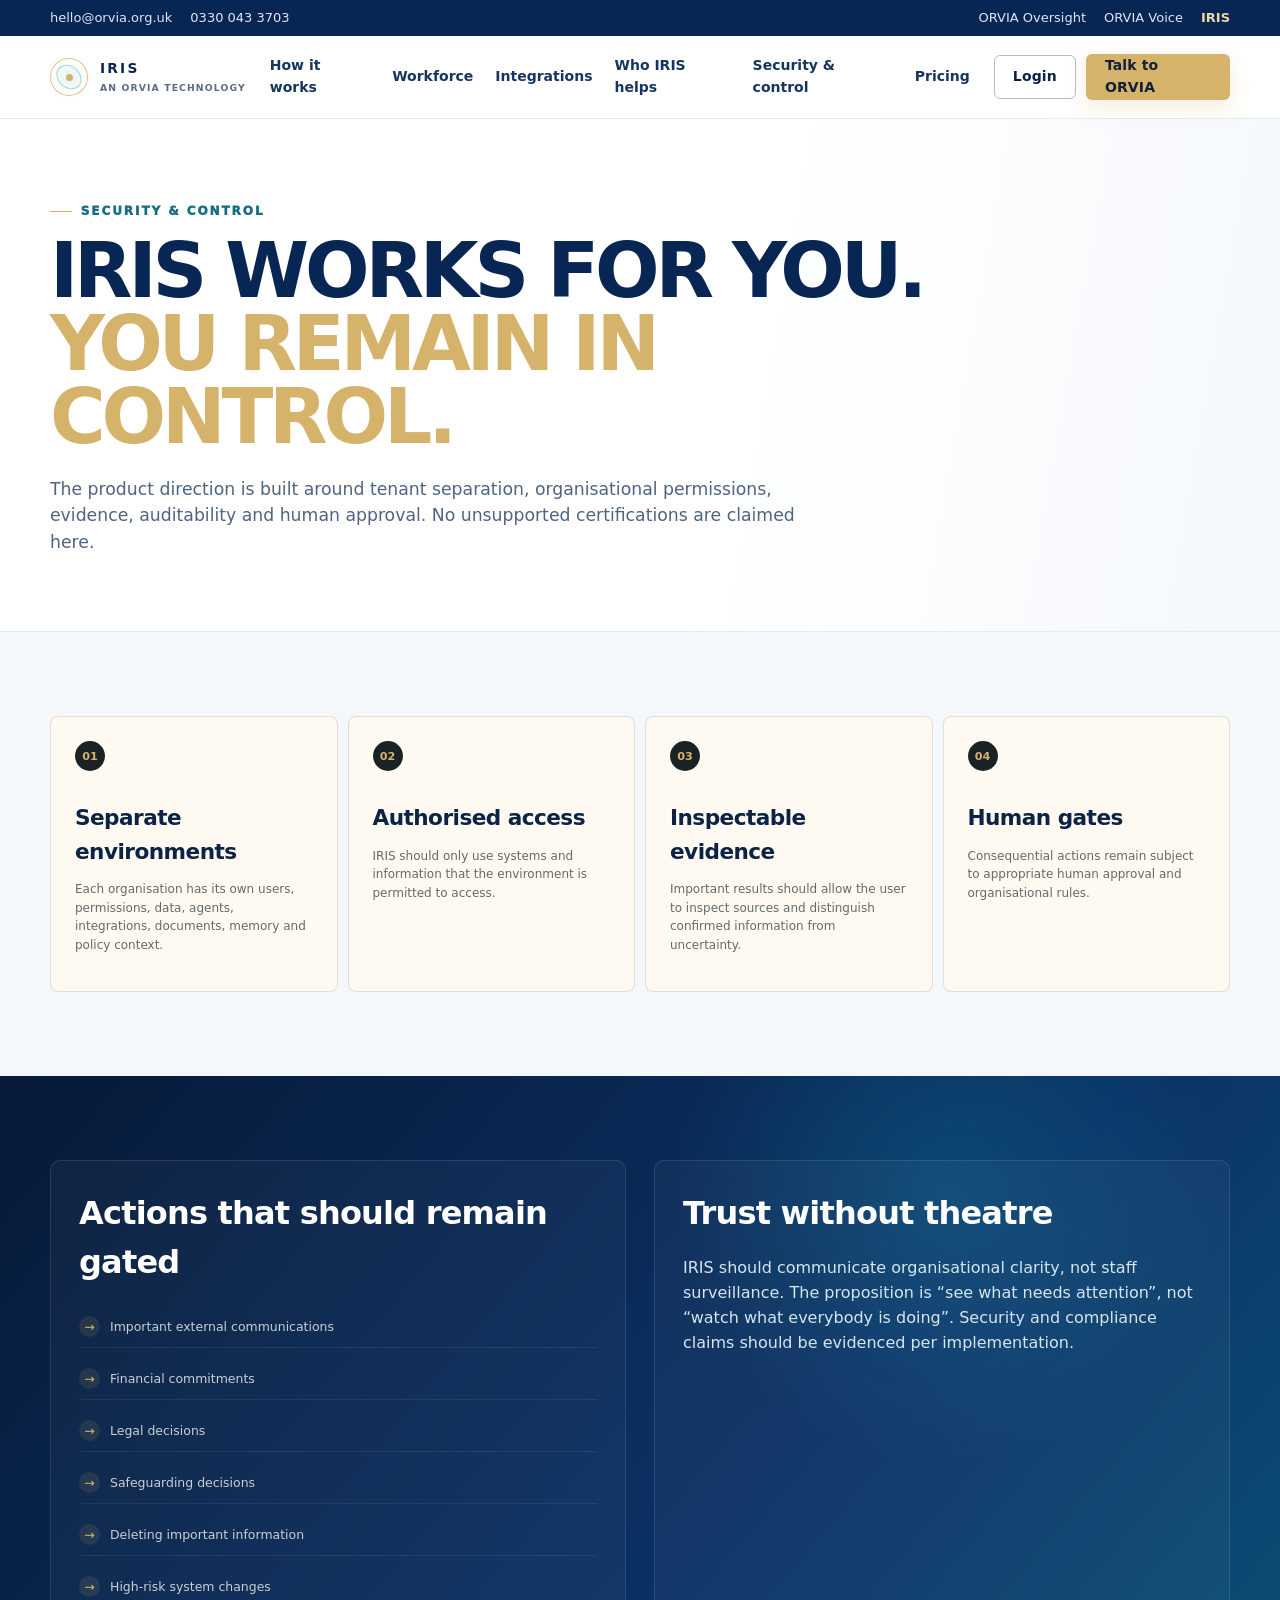
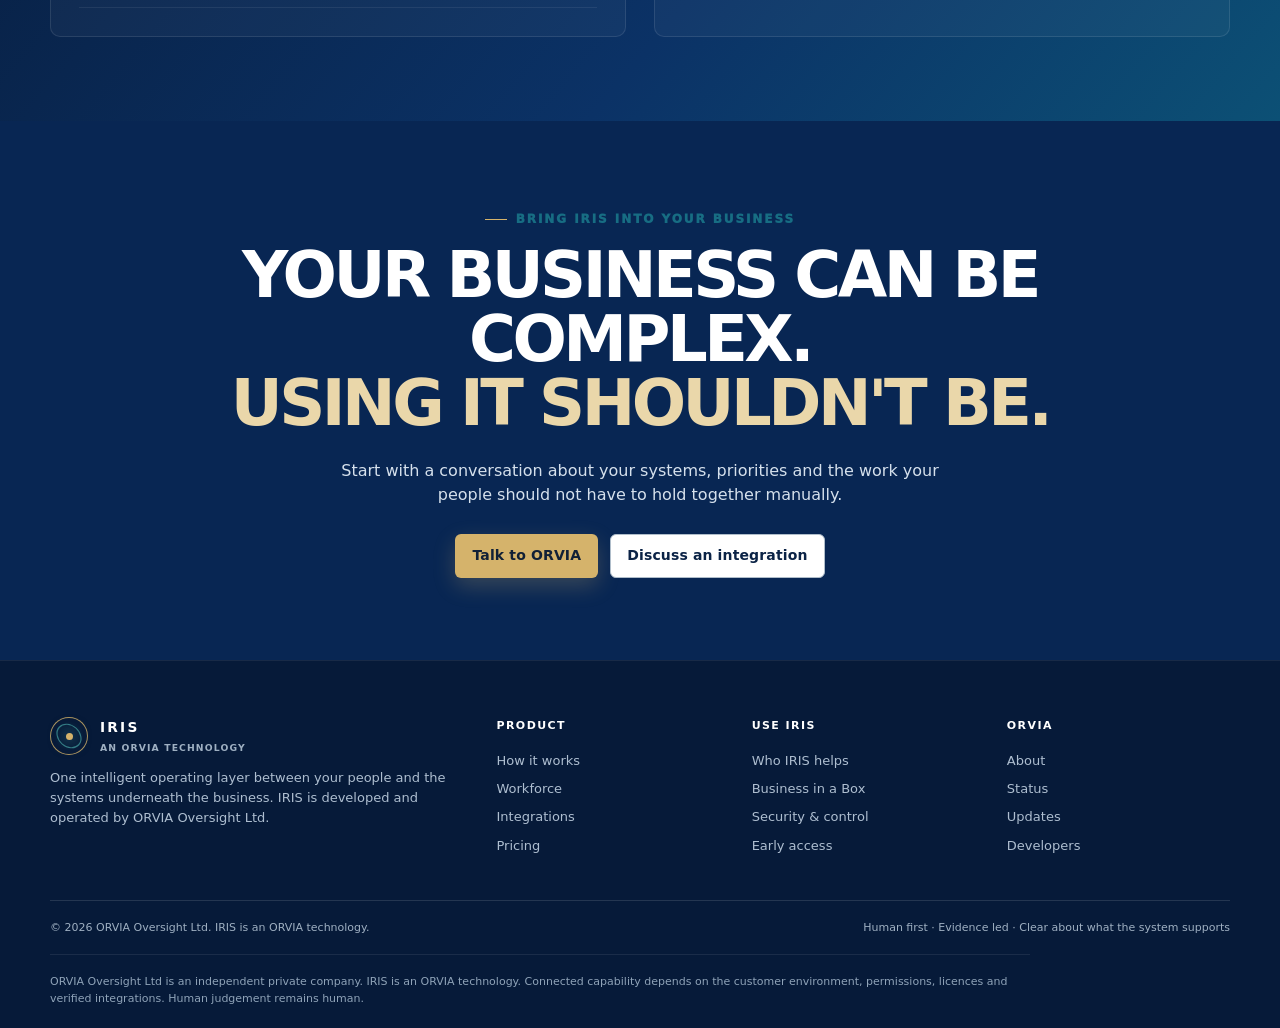
<file: security/index.html>
<!doctype html><html lang="en-GB"><head><meta charset="utf-8"><meta name="viewport" content="width=device-width,initial-scale=1"><meta name="theme-color" content="#121619"><title>IRIS Security &amp; Control | ORVIA Oversight Ltd</title><meta name="description" content="Security &amp; control IRIS WORKS FOR YOU. YOU REMAIN IN CONTROL. The product direction is built around tenant separation, organisational permissions, evidence"><meta name="robots" content="index,follow"><link rel="stylesheet" href="/assets/styles.css"></head><body>
<a class="skip-link" href="#main">Skip to content</a>
<div class="utility"><div class="wrap"><a href="mailto:hello@orvia.org.uk">hello@orvia.org.uk</a><a href="tel:03300433703">0330 043 3703</a><span class="push"><a href="https://www.orvia.org.uk/">ORVIA Oversight</a><a href="https://www.orvia.org.uk/voice">ORVIA Voice</a><a class="active-product" href="/">IRIS</a></span></div></div>
<header class="site-header">
  <div class="wrap navbar">
    <a class="brand" href="/" aria-label="IRIS home">
      <span class="brand-mark"><span class="brand-core"></span></span>
      <span class="brand-name">IRIS<span>AN ORVIA TECHNOLOGY</span></span>
    </a>
    <nav class="nav-links" aria-label="Primary navigation">
      <a href="/how-it-works/">How it works</a><a href="/workforce/">Workforce</a><a href="/integrations/">Integrations</a><a href="/business/">Who IRIS helps</a><a href="/security/">Security & control</a><a href="/pricing/">Pricing</a>
    </nav>
    <div class="nav-cta"><a class="btn btn-soft" href="/login/">Login</a><a class="btn btn-primary" href="/contact/">Talk to ORVIA</a><button class="menu-btn" data-menu aria-expanded="false" aria-label="Open menu">☰</button></div>
  </div>
  <nav class="mobile-menu" data-mobile-menu aria-label="Mobile navigation"><a href="/how-it-works/">How it works</a><a href="/workforce/">Workforce</a><a href="/integrations/">Integrations</a><a href="/business/">Who IRIS helps</a><a href="/business-in-a-box/">Business in a Box</a><a href="/security/">Security & control</a><a href="/pricing/">Pricing</a><a href="/about/">About</a><a href="/contact/">Contact</a><a class="orvia-home-link" href="https://www.orvia.org.uk/">Back to ORVIA</a></nav>
</header><main id="main"><section class="page-hero"><div class="wrap"><span class="eyebrow">Security & control</span><h1 class="display">IRIS WORKS FOR YOU.<br><span class="gold">YOU REMAIN IN CONTROL.</span></h1><p>The product direction is built around tenant separation, organisational permissions, evidence, auditability and human approval. No unsupported certifications are claimed here.</p></div></section>
<section class="section section-paper"><div class="wrap"><div class="security-flow"><div class="security-box"><span>01</span><b>Separate environments</b><p>Each organisation has its own users, permissions, data, agents, integrations, documents, memory and policy context.</p></div><div class="security-box"><span>02</span><b>Authorised access</b><p>IRIS should only use systems and information that the environment is permitted to access.</p></div><div class="security-box"><span>03</span><b>Inspectable evidence</b><p>Important results should allow the user to inspect sources and distinguish confirmed information from uncertainty.</p></div><div class="security-box"><span>04</span><b>Human gates</b><p>Consequential actions remain subject to appropriate human approval and organisational rules.</p></div></div></div></section><section class="section section-deep"><div class="wrap"><div class="control-grid"><div class="control-card"><h3>Actions that should remain gated</h3><div class="approval-list"><div class="approval-item"><i>→</i>Important external communications</div><div class="approval-item"><i>→</i>Financial commitments</div><div class="approval-item"><i>→</i>Legal decisions</div><div class="approval-item"><i>→</i>Safeguarding decisions</div><div class="approval-item"><i>→</i>Deleting important information</div><div class="approval-item"><i>→</i>High-risk system changes</div></div></div><div class="control-card"><h3>Trust without theatre</h3><p class="muted">IRIS should communicate organisational clarity, not staff surveillance. The proposition is “see what needs attention”, not “watch what everybody is doing”. Security and compliance claims should be evidenced per implementation.</p></div></div></div></section><section class="final-cta"><div class="wrap"><span class="eyebrow">Bring IRIS into your business</span><h2 class="display">YOUR BUSINESS CAN BE COMPLEX.<br><span class="gold">USING IT SHOULDN'T BE.</span></h2><p>Start with a conversation about your systems, priorities and the work your people should not have to hold together manually.</p><div class="hero-actions"><a class="btn btn-primary" href="/contact/">Talk to ORVIA</a><a class="btn btn-soft" href="/integrations/">Discuss an integration</a></div></div></section></main>
<footer class="site-footer"><div class="wrap"><div class="footer-grid">
  <div class="footer-brand"><a class="brand" href="/"><span class="brand-mark"><span class="brand-core"></span></span><span class="brand-name">IRIS<span>AN ORVIA TECHNOLOGY</span></span></a><p>One intelligent operating layer between your people and the systems underneath the business. IRIS is developed and operated by ORVIA Oversight Ltd.</p></div>
  <div class="footer-col"><h4>Product</h4><a href="/how-it-works/">How it works</a><a href="/workforce/">Workforce</a><a href="/integrations/">Integrations</a><a href="/pricing/">Pricing</a></div>
  <div class="footer-col"><h4>Use IRIS</h4><a href="/business/">Who IRIS helps</a><a href="/business-in-a-box/">Business in a Box</a><a href="/security/">Security & control</a><a href="/contact/">Early access</a></div>
  <div class="footer-col"><h4>ORVIA</h4><a href="/about/">About</a><a href="/status/">Status</a><a href="/updates/">Updates</a><a href="/developers/">Developers</a></div>
</div><div class="footer-bottom"><span>© 2026 ORVIA Oversight Ltd. IRIS is an ORVIA technology.</span><span>Human first · Evidence led · Clear about what the system supports</span></div><p class="footer-legal">ORVIA Oversight Ltd is an independent private company. IRIS is an ORVIA technology. Connected capability depends on the customer environment, permissions, licences and verified integrations. Human judgement remains human.</p></div></footer>
<script src="/assets/site.js" defer></script></body></html>
</file>
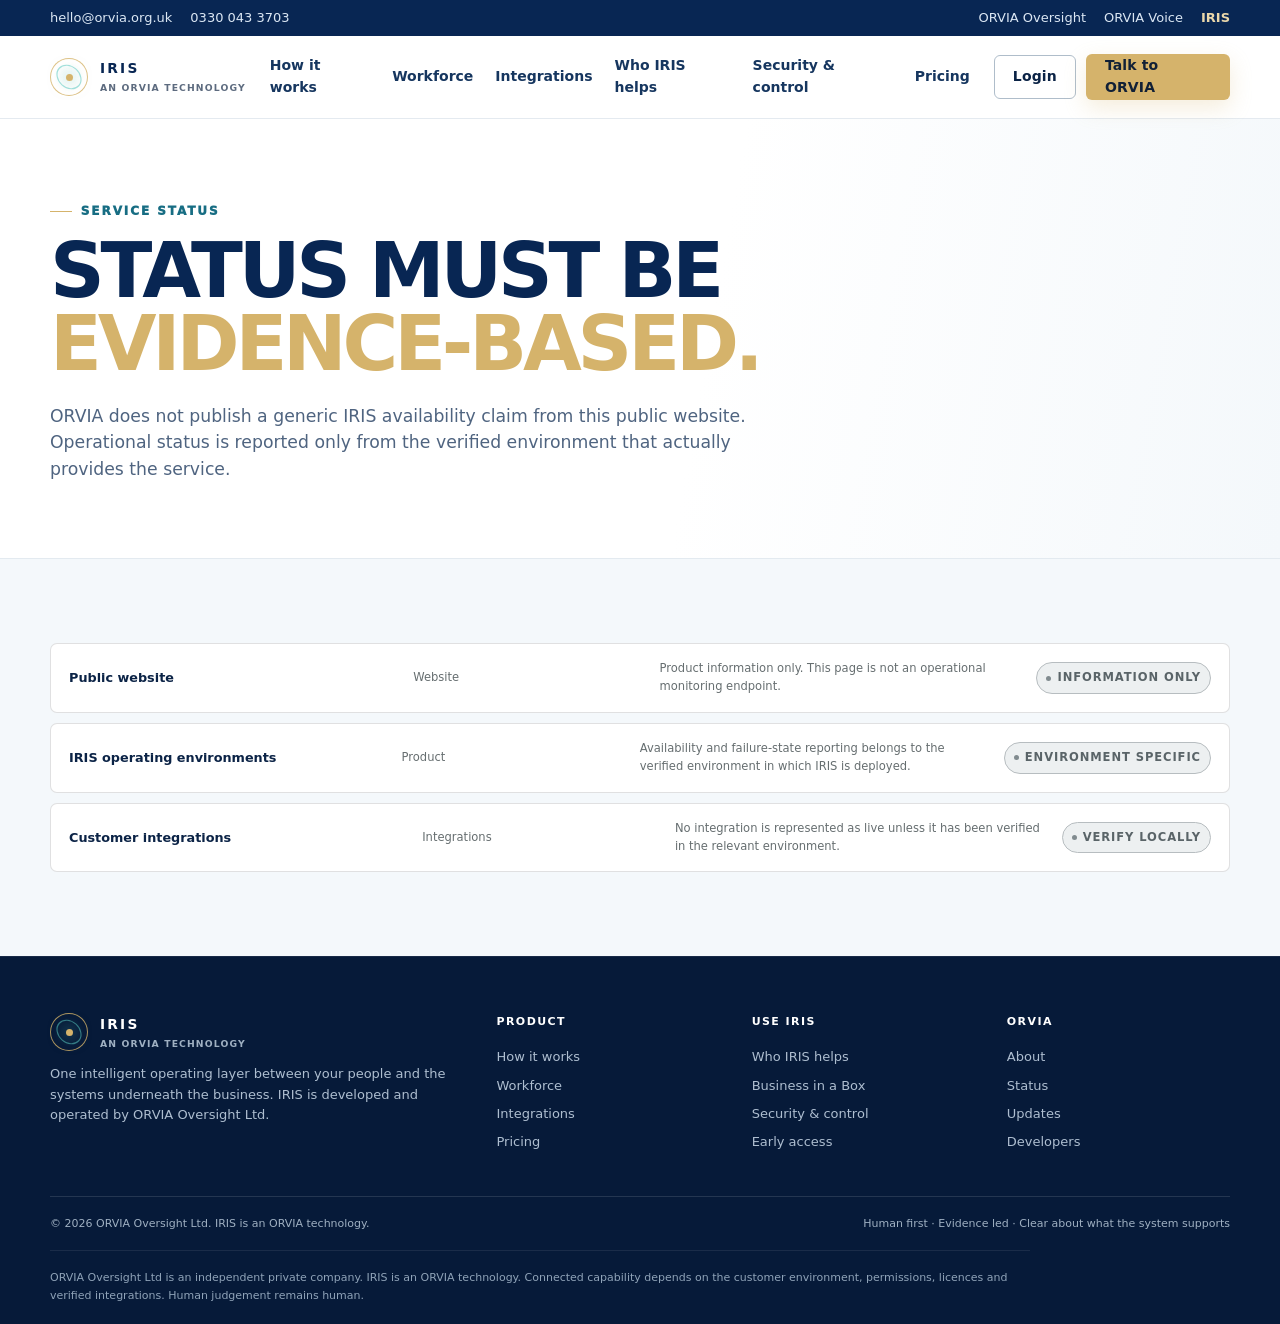
<file: status/index.html>
<!doctype html><html lang="en-GB"><head><meta charset="utf-8"><meta name="viewport" content="width=device-width,initial-scale=1"><meta name="theme-color" content="#121619"><title>IRIS Status | ORVIA Oversight Ltd</title><meta name="description" content="Service status CLEAR STATUS. NO ASSUMPTIONS. This page is reserved for future IRIS service and integration status. It should distinguish verified live serv"><meta name="robots" content="noindex,nofollow"><link rel="stylesheet" href="/assets/styles.css"></head><body>
<a class="skip-link" href="#main">Skip to content</a>
<div class="utility"><div class="wrap"><a href="mailto:hello@orvia.org.uk">hello@orvia.org.uk</a><a href="tel:03300433703">0330 043 3703</a><span class="push"><a href="https://www.orvia.org.uk/">ORVIA Oversight</a><a href="https://www.orvia.org.uk/voice">ORVIA Voice</a><a class="active-product" href="/">IRIS</a></span></div></div>
<header class="site-header">
  <div class="wrap navbar">
    <a class="brand" href="/" aria-label="IRIS home">
      <span class="brand-mark"><span class="brand-core"></span></span>
      <span class="brand-name">IRIS<span>AN ORVIA TECHNOLOGY</span></span>
    </a>
    <nav class="nav-links" aria-label="Primary navigation">
      <a href="/how-it-works/">How it works</a><a href="/workforce/">Workforce</a><a href="/integrations/">Integrations</a><a href="/business/">Who IRIS helps</a><a href="/security/">Security & control</a><a href="/pricing/">Pricing</a>
    </nav>
    <div class="nav-cta"><a class="btn btn-soft" href="/login/">Login</a><a class="btn btn-primary" href="/contact/">Talk to ORVIA</a><button class="menu-btn" data-menu aria-expanded="false" aria-label="Open menu">☰</button></div>
  </div>
  <nav class="mobile-menu" data-mobile-menu aria-label="Mobile navigation"><a href="/how-it-works/">How it works</a><a href="/workforce/">Workforce</a><a href="/integrations/">Integrations</a><a href="/business/">Who IRIS helps</a><a href="/business-in-a-box/">Business in a Box</a><a href="/security/">Security & control</a><a href="/pricing/">Pricing</a><a href="/about/">About</a><a href="/contact/">Contact</a><a class="orvia-home-link" href="https://www.orvia.org.uk/">Back to ORVIA</a></nav>
</header><main id="main"><section class="page-hero"><div class="wrap"><span class="eyebrow">Service status</span><h1 class="display">STATUS MUST BE<br><span class="gold">EVIDENCE-BASED.</span></h1><p>ORVIA does not publish a generic IRIS availability claim from this public website. Operational status is reported only from the verified environment that actually provides the service.</p></div></section>
<section class="section section-paper"><div class="wrap"><div class="catalogue"><div class="catalogue-row"><b>Public website</b><span>Website</span><span class="desc">Product information only. This page is not an operational monitoring endpoint.</span><span class="status planned">Information only</span></div><div class="catalogue-row"><b>IRIS operating environments</b><span>Product</span><span class="desc">Availability and failure-state reporting belongs to the verified environment in which IRIS is deployed.</span><span class="status planned">Environment specific</span></div><div class="catalogue-row"><b>Customer integrations</b><span>Integrations</span><span class="desc">No integration is represented as live unless it has been verified in the relevant environment.</span><span class="status planned">Verify locally</span></div></div></div></section></main>
<footer class="site-footer"><div class="wrap"><div class="footer-grid">
  <div class="footer-brand"><a class="brand" href="/"><span class="brand-mark"><span class="brand-core"></span></span><span class="brand-name">IRIS<span>AN ORVIA TECHNOLOGY</span></span></a><p>One intelligent operating layer between your people and the systems underneath the business. IRIS is developed and operated by ORVIA Oversight Ltd.</p></div>
  <div class="footer-col"><h4>Product</h4><a href="/how-it-works/">How it works</a><a href="/workforce/">Workforce</a><a href="/integrations/">Integrations</a><a href="/pricing/">Pricing</a></div>
  <div class="footer-col"><h4>Use IRIS</h4><a href="/business/">Who IRIS helps</a><a href="/business-in-a-box/">Business in a Box</a><a href="/security/">Security & control</a><a href="/contact/">Early access</a></div>
  <div class="footer-col"><h4>ORVIA</h4><a href="/about/">About</a><a href="/status/">Status</a><a href="/updates/">Updates</a><a href="/developers/">Developers</a></div>
</div><div class="footer-bottom"><span>© 2026 ORVIA Oversight Ltd. IRIS is an ORVIA technology.</span><span>Human first · Evidence led · Clear about what the system supports</span></div><p class="footer-legal">ORVIA Oversight Ltd is an independent private company. IRIS is an ORVIA technology. Connected capability depends on the customer environment, permissions, licences and verified integrations. Human judgement remains human.</p></div></footer>
<script src="/assets/site.js" defer></script></body></html>
</file>
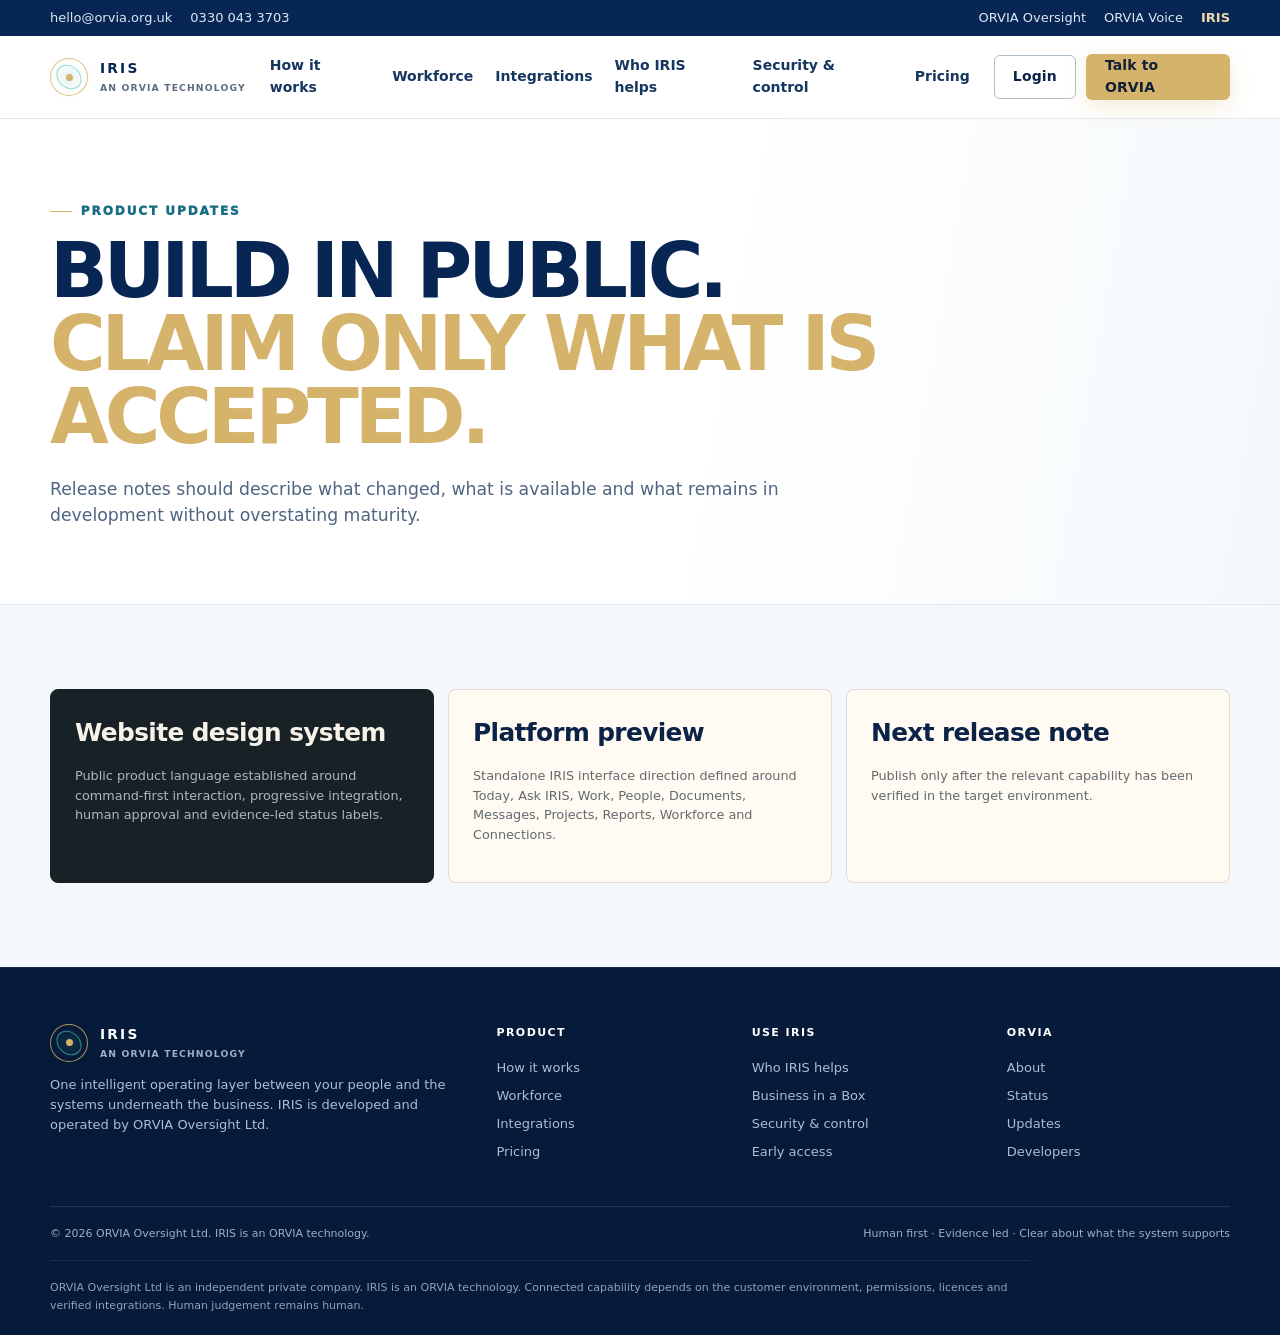
<file: updates/index.html>
<!doctype html><html lang="en-GB"><head><meta charset="utf-8"><meta name="viewport" content="width=device-width,initial-scale=1"><meta name="theme-color" content="#121619"><title>IRIS Updates | ORVIA Oversight Ltd</title><meta name="description" content="Product updates BUILD IN PUBLIC. CLAIM ONLY WHAT IS ACCEPTED. Release notes should describe what changed, what is available and what remains in development"><meta name="robots" content="index,follow"><link rel="stylesheet" href="/assets/styles.css"></head><body>
<a class="skip-link" href="#main">Skip to content</a>
<div class="utility"><div class="wrap"><a href="mailto:hello@orvia.org.uk">hello@orvia.org.uk</a><a href="tel:03300433703">0330 043 3703</a><span class="push"><a href="https://www.orvia.org.uk/">ORVIA Oversight</a><a href="https://www.orvia.org.uk/voice">ORVIA Voice</a><a class="active-product" href="/">IRIS</a></span></div></div>
<header class="site-header">
  <div class="wrap navbar">
    <a class="brand" href="/" aria-label="IRIS home">
      <span class="brand-mark"><span class="brand-core"></span></span>
      <span class="brand-name">IRIS<span>AN ORVIA TECHNOLOGY</span></span>
    </a>
    <nav class="nav-links" aria-label="Primary navigation">
      <a href="/how-it-works/">How it works</a><a href="/workforce/">Workforce</a><a href="/integrations/">Integrations</a><a href="/business/">Who IRIS helps</a><a href="/security/">Security & control</a><a href="/pricing/">Pricing</a>
    </nav>
    <div class="nav-cta"><a class="btn btn-soft" href="/login/">Login</a><a class="btn btn-primary" href="/contact/">Talk to ORVIA</a><button class="menu-btn" data-menu aria-expanded="false" aria-label="Open menu">☰</button></div>
  </div>
  <nav class="mobile-menu" data-mobile-menu aria-label="Mobile navigation"><a href="/how-it-works/">How it works</a><a href="/workforce/">Workforce</a><a href="/integrations/">Integrations</a><a href="/business/">Who IRIS helps</a><a href="/business-in-a-box/">Business in a Box</a><a href="/security/">Security & control</a><a href="/pricing/">Pricing</a><a href="/about/">About</a><a href="/contact/">Contact</a><a class="orvia-home-link" href="https://www.orvia.org.uk/">Back to ORVIA</a></nav>
</header><main id="main"><section class="page-hero"><div class="wrap"><span class="eyebrow">Product updates</span><h1 class="display">BUILD IN PUBLIC.<br><span class="gold">CLAIM ONLY WHAT IS ACCEPTED.</span></h1><p>Release notes should describe what changed, what is available and what remains in development without overstating maturity.</p></div></section>
<section class="section section-paper"><div class="wrap"><div class="content-grid"><div class="content-card dark"><h3>Website design system</h3><p>Public product language established around command-first interaction, progressive integration, human approval and evidence-led status labels.</p></div><div class="content-card"><h3>Platform preview</h3><p>Standalone IRIS interface direction defined around Today, Ask IRIS, Work, People, Documents, Messages, Projects, Reports, Workforce and Connections.</p></div><div class="content-card"><h3>Next release note</h3><p>Publish only after the relevant capability has been verified in the target environment.</p></div></div></div></section></main>
<footer class="site-footer"><div class="wrap"><div class="footer-grid">
  <div class="footer-brand"><a class="brand" href="/"><span class="brand-mark"><span class="brand-core"></span></span><span class="brand-name">IRIS<span>AN ORVIA TECHNOLOGY</span></span></a><p>One intelligent operating layer between your people and the systems underneath the business. IRIS is developed and operated by ORVIA Oversight Ltd.</p></div>
  <div class="footer-col"><h4>Product</h4><a href="/how-it-works/">How it works</a><a href="/workforce/">Workforce</a><a href="/integrations/">Integrations</a><a href="/pricing/">Pricing</a></div>
  <div class="footer-col"><h4>Use IRIS</h4><a href="/business/">Who IRIS helps</a><a href="/business-in-a-box/">Business in a Box</a><a href="/security/">Security & control</a><a href="/contact/">Early access</a></div>
  <div class="footer-col"><h4>ORVIA</h4><a href="/about/">About</a><a href="/status/">Status</a><a href="/updates/">Updates</a><a href="/developers/">Developers</a></div>
</div><div class="footer-bottom"><span>© 2026 ORVIA Oversight Ltd. IRIS is an ORVIA technology.</span><span>Human first · Evidence led · Clear about what the system supports</span></div><p class="footer-legal">ORVIA Oversight Ltd is an independent private company. IRIS is an ORVIA technology. Connected capability depends on the customer environment, permissions, licences and verified integrations. Human judgement remains human.</p></div></footer>
<script src="/assets/site.js" defer></script></body></html>
</file>
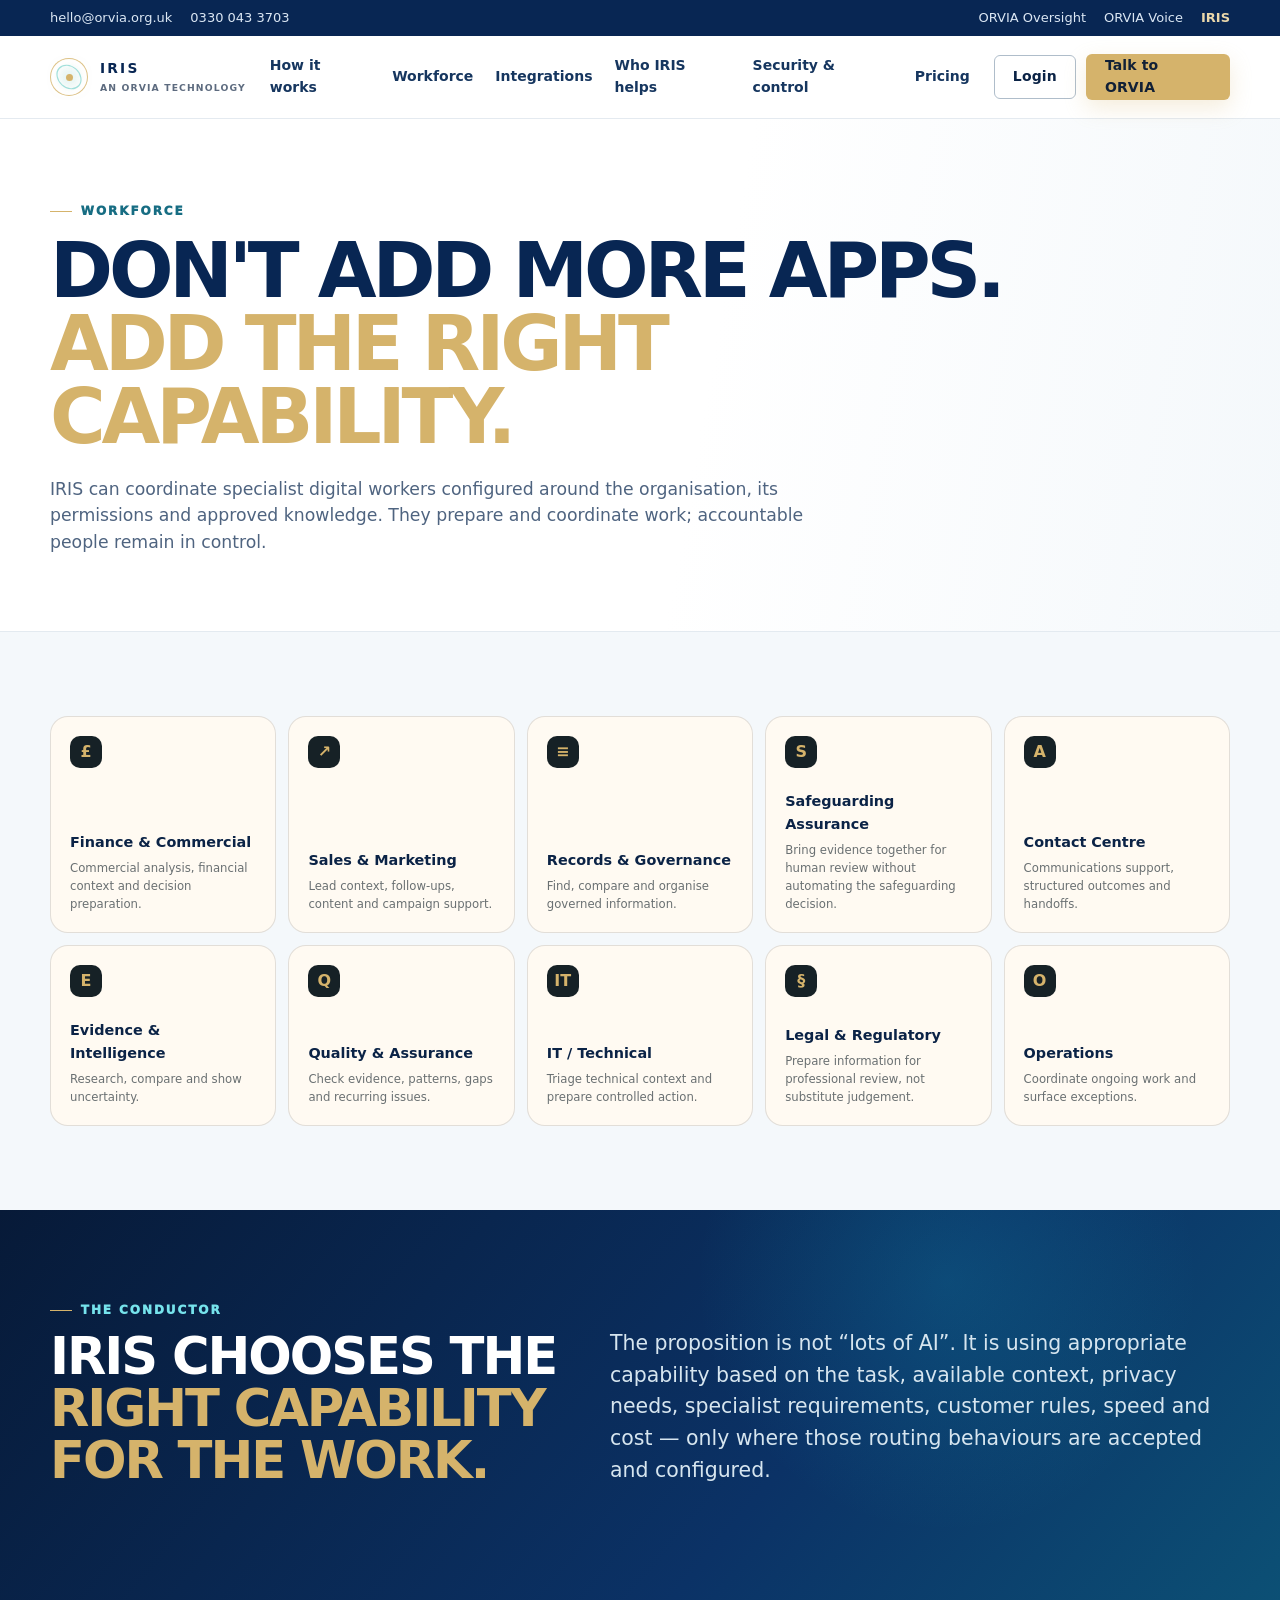
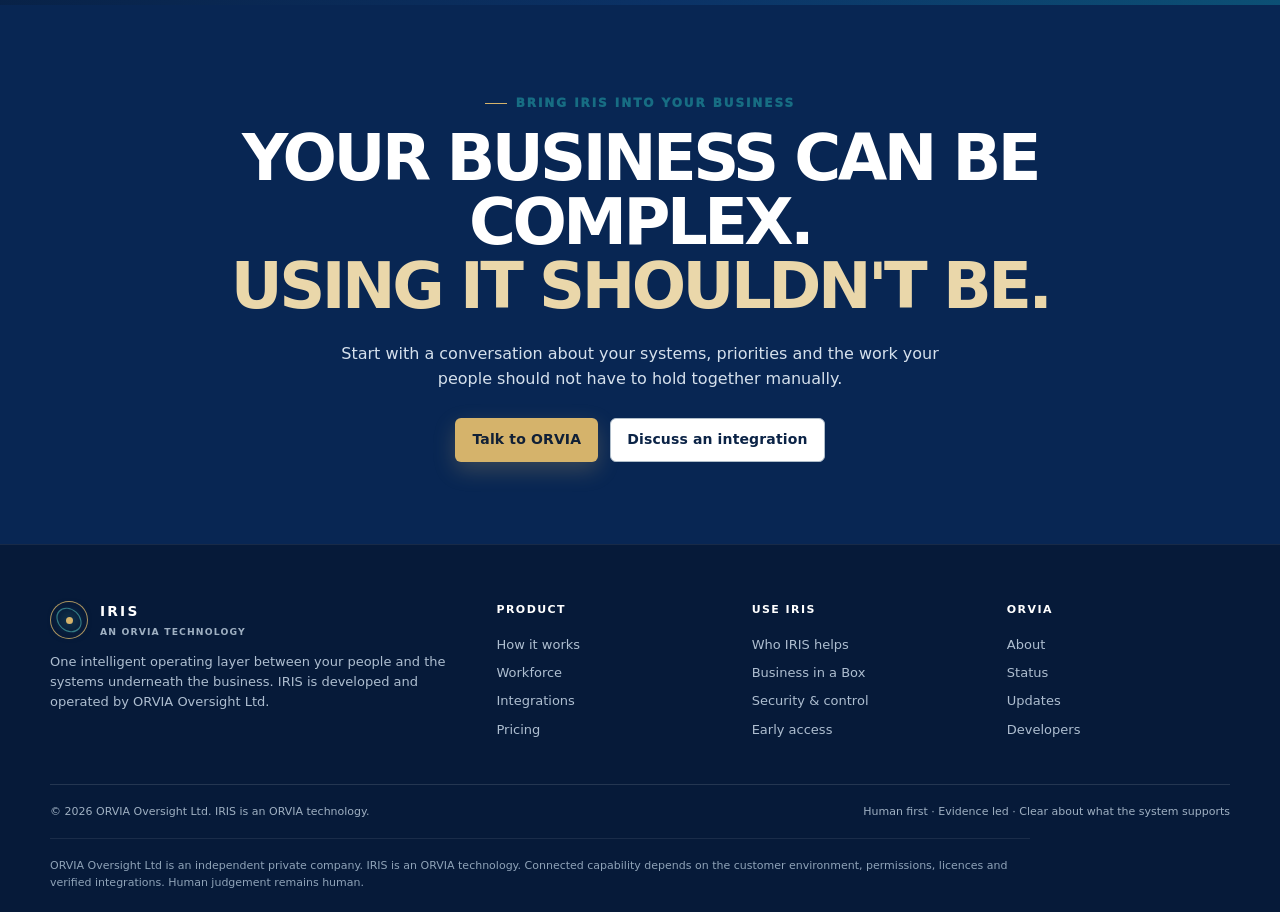
<file: workforce/index.html>
<!doctype html><html lang="en-GB"><head><meta charset="utf-8"><meta name="viewport" content="width=device-width,initial-scale=1"><meta name="theme-color" content="#121619"><title>IRIS Digital Workforce | ORVIA Oversight Ltd</title><meta name="description" content="Workforce DON&#x27;T ADD MORE APPS. ADD THE RIGHT CAPABILITY. IRIS can coordinate specialist digital workers configured around the organisation, its per"><meta name="robots" content="index,follow"><link rel="stylesheet" href="/assets/styles.css"></head><body>
<a class="skip-link" href="#main">Skip to content</a>
<div class="utility"><div class="wrap"><a href="mailto:hello@orvia.org.uk">hello@orvia.org.uk</a><a href="tel:03300433703">0330 043 3703</a><span class="push"><a href="https://www.orvia.org.uk/">ORVIA Oversight</a><a href="https://www.orvia.org.uk/voice">ORVIA Voice</a><a class="active-product" href="/">IRIS</a></span></div></div>
<header class="site-header">
  <div class="wrap navbar">
    <a class="brand" href="/" aria-label="IRIS home">
      <span class="brand-mark"><span class="brand-core"></span></span>
      <span class="brand-name">IRIS<span>AN ORVIA TECHNOLOGY</span></span>
    </a>
    <nav class="nav-links" aria-label="Primary navigation">
      <a href="/how-it-works/">How it works</a><a href="/workforce/">Workforce</a><a href="/integrations/">Integrations</a><a href="/business/">Who IRIS helps</a><a href="/security/">Security & control</a><a href="/pricing/">Pricing</a>
    </nav>
    <div class="nav-cta"><a class="btn btn-soft" href="/login/">Login</a><a class="btn btn-primary" href="/contact/">Talk to ORVIA</a><button class="menu-btn" data-menu aria-expanded="false" aria-label="Open menu">☰</button></div>
  </div>
  <nav class="mobile-menu" data-mobile-menu aria-label="Mobile navigation"><a href="/how-it-works/">How it works</a><a href="/workforce/">Workforce</a><a href="/integrations/">Integrations</a><a href="/business/">Who IRIS helps</a><a href="/business-in-a-box/">Business in a Box</a><a href="/security/">Security & control</a><a href="/pricing/">Pricing</a><a href="/about/">About</a><a href="/contact/">Contact</a><a class="orvia-home-link" href="https://www.orvia.org.uk/">Back to ORVIA</a></nav>
</header><main id="main"><section class="page-hero"><div class="wrap"><span class="eyebrow">Workforce</span><h1 class="display">DON'T ADD MORE APPS.<br><span class="gold">ADD THE RIGHT CAPABILITY.</span></h1><p>IRIS can coordinate specialist digital workers configured around the organisation, its permissions and approved knowledge. They prepare and coordinate work; accountable people remain in control.</p></div></section>
<section class="section section-paper"><div class="wrap"><div class="workforce-grid"><div class="worker"><div class="icon">£</div><div><h3>Finance & Commercial</h3><p>Commercial analysis, financial context and decision preparation.</p></div></div><div class="worker"><div class="icon">↗</div><div><h3>Sales & Marketing</h3><p>Lead context, follow-ups, content and campaign support.</p></div></div><div class="worker"><div class="icon">≡</div><div><h3>Records & Governance</h3><p>Find, compare and organise governed information.</p></div></div><div class="worker"><div class="icon">S</div><div><h3>Safeguarding Assurance</h3><p>Bring evidence together for human review without automating the safeguarding decision.</p></div></div><div class="worker"><div class="icon">A</div><div><h3>Contact Centre</h3><p>Communications support, structured outcomes and handoffs.</p></div></div><div class="worker"><div class="icon">E</div><div><h3>Evidence & Intelligence</h3><p>Research, compare and show uncertainty.</p></div></div><div class="worker"><div class="icon">Q</div><div><h3>Quality & Assurance</h3><p>Check evidence, patterns, gaps and recurring issues.</p></div></div><div class="worker"><div class="icon">IT</div><div><h3>IT / Technical</h3><p>Triage technical context and prepare controlled action.</p></div></div><div class="worker"><div class="icon">§</div><div><h3>Legal & Regulatory</h3><p>Prepare information for professional review, not substitute judgement.</p></div></div><div class="worker"><div class="icon">O</div><div><h3>Operations</h3><p>Coordinate ongoing work and surface exceptions.</p></div></div></div></div></section><section class="section section-deep"><div class="wrap"><div class="section-head"><div><span class="eyebrow">The conductor</span><h2 class="display">IRIS CHOOSES THE <span class="gold">RIGHT CAPABILITY FOR THE WORK.</span></h2></div><p class="kicker">The proposition is not “lots of AI”. It is using appropriate capability based on the task, available context, privacy needs, specialist requirements, customer rules, speed and cost — only where those routing behaviours are accepted and configured.</p></div></div></section><section class="final-cta"><div class="wrap"><span class="eyebrow">Bring IRIS into your business</span><h2 class="display">YOUR BUSINESS CAN BE COMPLEX.<br><span class="gold">USING IT SHOULDN'T BE.</span></h2><p>Start with a conversation about your systems, priorities and the work your people should not have to hold together manually.</p><div class="hero-actions"><a class="btn btn-primary" href="/contact/">Talk to ORVIA</a><a class="btn btn-soft" href="/integrations/">Discuss an integration</a></div></div></section></main>
<footer class="site-footer"><div class="wrap"><div class="footer-grid">
  <div class="footer-brand"><a class="brand" href="/"><span class="brand-mark"><span class="brand-core"></span></span><span class="brand-name">IRIS<span>AN ORVIA TECHNOLOGY</span></span></a><p>One intelligent operating layer between your people and the systems underneath the business. IRIS is developed and operated by ORVIA Oversight Ltd.</p></div>
  <div class="footer-col"><h4>Product</h4><a href="/how-it-works/">How it works</a><a href="/workforce/">Workforce</a><a href="/integrations/">Integrations</a><a href="/pricing/">Pricing</a></div>
  <div class="footer-col"><h4>Use IRIS</h4><a href="/business/">Who IRIS helps</a><a href="/business-in-a-box/">Business in a Box</a><a href="/security/">Security & control</a><a href="/contact/">Early access</a></div>
  <div class="footer-col"><h4>ORVIA</h4><a href="/about/">About</a><a href="/status/">Status</a><a href="/updates/">Updates</a><a href="/developers/">Developers</a></div>
</div><div class="footer-bottom"><span>© 2026 ORVIA Oversight Ltd. IRIS is an ORVIA technology.</span><span>Human first · Evidence led · Clear about what the system supports</span></div><p class="footer-legal">ORVIA Oversight Ltd is an independent private company. IRIS is an ORVIA technology. Connected capability depends on the customer environment, permissions, licences and verified integrations. Human judgement remains human.</p></div></footer>
<script src="/assets/site.js" defer></script></body></html>
</file>
<file: assets/styles.css>
:root{
  --ink:#121619;
  --ink-2:#1a2024;
  --midnight:#0a1620;
  --midnight-2:#102430;
  --paper:#f5f1e8;
  --paper-2:#ebe4d5;
  --white:#fffdf8;
  --muted:#9ea8ad;
  --teal:#58c6bf;
  --teal-soft:#b9e4df;
  --gold:#d5b36b;
  --gold-soft:#ead7aa;
  --red:#d77a6d;
  --line:rgba(255,255,255,.11);
  --shadow:0 28px 80px rgba(0,0,0,.28);
  --radius:24px;
  --radius-sm:14px;
  --max:1180px;
}
*{box-sizing:border-box}
html{scroll-behavior:smooth;background:var(--ink)}
body{margin:0;font-family:Inter,ui-sans-serif,system-ui,-apple-system,BlinkMacSystemFont,"Segoe UI",sans-serif;color:var(--paper);background:var(--ink);line-height:1.55}
a{color:inherit;text-decoration:none}
button,input,textarea,select{font:inherit}
img,svg{display:block;max-width:100%}
::selection{background:var(--gold);color:#141414}
.skip-link{position:fixed;left:12px;top:-80px;background:var(--paper);color:var(--ink);padding:10px 14px;border-radius:10px;z-index:9999}.skip-link:focus{top:12px}
.wrap{width:min(calc(100% - 40px),var(--max));margin-inline:auto}
.eyebrow{display:inline-flex;gap:.55rem;align-items:center;font-size:.77rem;letter-spacing:.16em;text-transform:uppercase;color:var(--gold-soft);font-weight:750}.eyebrow:before{content:"";width:22px;height:1px;background:var(--gold)}
.display{font-family:Georgia,"Times New Roman",serif;font-weight:500;line-height:.98;letter-spacing:-.045em}
.kicker{font-size:clamp(1.08rem,2vw,1.28rem);color:#c9d0d2;max-width:760px}
.muted{color:#aab2b6}.small{font-size:.86rem}.tiny{font-size:.74rem}.gold{color:var(--gold)}.teal{color:var(--teal)}
.site-header{position:sticky;top:0;z-index:100;background:rgba(18,22,25,.82);backdrop-filter:blur(18px);border-bottom:1px solid rgba(255,255,255,.07)}
.navbar{height:76px;display:flex;align-items:center;justify-content:space-between;gap:24px}
.brand{display:flex;align-items:center;gap:12px;min-width:max-content}.brand-mark{width:38px;height:38px;border-radius:50%;position:relative;border:1px solid rgba(213,179,107,.7);display:grid;place-items:center;background:radial-gradient(circle at 50% 50%,rgba(88,198,191,.17),transparent 58%)}.brand-mark:after{content:"";position:absolute;inset:7px;border:1px solid rgba(88,198,191,.55);border-radius:50%;transform:rotate(42deg) scaleX(1.25)}.brand-core{width:7px;height:7px;background:var(--gold);border-radius:50%;box-shadow:0 0 18px rgba(213,179,107,.55)}.brand-name{font-weight:790;letter-spacing:.16em;font-size:.83rem}.brand-name span{display:block;letter-spacing:.12em;font-size:.58rem;color:#99a4a9;margin-top:2px}
.nav-links{display:flex;align-items:center;gap:22px;font-size:.84rem;color:#cad0d3}.nav-links a:hover,.nav-links a:focus-visible{color:var(--white)}
.nav-cta{display:flex;gap:10px;align-items:center}.btn{display:inline-flex;align-items:center;justify-content:center;gap:8px;min-height:44px;padding:10px 16px;border-radius:999px;border:1px solid rgba(255,255,255,.14);font-weight:760;font-size:.84rem;letter-spacing:.01em;transition:.2s ease;background:transparent;color:var(--paper);cursor:pointer}.btn:hover,.btn:focus-visible{transform:translateY(-1px);border-color:rgba(213,179,107,.65)}.btn-primary{background:var(--gold);color:#15191b;border-color:var(--gold)}.btn-primary:hover,.btn-primary:focus-visible{background:#e2c582}.btn-soft{background:rgba(255,255,255,.06)}
.menu-btn{display:none;background:none;border:0;color:var(--paper);font-size:1.35rem}
.mobile-menu{display:none;padding:0 20px 22px;border-top:1px solid rgba(255,255,255,.05)}.mobile-menu.open{display:grid;gap:3px}.mobile-menu a{padding:10px 4px;color:#d9ddde}
.hero{position:relative;overflow:hidden;padding:78px 0 44px;background:radial-gradient(1100px 700px at 82% 6%,rgba(88,198,191,.13),transparent 58%),radial-gradient(700px 500px at 12% 8%,rgba(213,179,107,.10),transparent 55%),linear-gradient(180deg,#12171b 0%,#111619 100%)}
.hero:before{content:"";position:absolute;inset:0;background-image:linear-gradient(rgba(255,255,255,.025) 1px,transparent 1px),linear-gradient(90deg,rgba(255,255,255,.025) 1px,transparent 1px);background-size:56px 56px;mask-image:linear-gradient(to bottom,rgba(0,0,0,.55),transparent)}
.hero-grid{position:relative;display:grid;grid-template-columns:1.03fr .97fr;gap:56px;align-items:center;min-height:640px}
.hero h1{font-size:clamp(3.8rem,8vw,7.3rem);margin:16px 0 24px;max-width:780px}.hero p{max-width:690px}.hero-actions{display:flex;flex-wrap:wrap;gap:12px;margin-top:30px}.trust-line{display:flex;flex-wrap:wrap;gap:18px;margin-top:28px;color:#9ba5a9;font-size:.78rem}.trust-line span{display:flex;align-items:center;gap:7px}.trust-line i{width:6px;height:6px;border-radius:50%;background:var(--teal);box-shadow:0 0 10px rgba(88,198,191,.5)}
.hero-stage{position:relative;min-height:590px;display:grid;place-items:center}.iris-core{width:min(420px,90%);aspect-ratio:1/1;border-radius:50%;position:relative;display:grid;place-items:center;background:radial-gradient(circle,rgba(88,198,191,.08),transparent 56%)}.iris-core:before,.iris-core:after{content:"";position:absolute;border-radius:50%;border:1px solid rgba(255,255,255,.12)}.iris-core:before{inset:8%}.iris-core:after{inset:22%;border-color:rgba(213,179,107,.34)}.iris-orbit{position:absolute;inset:1%;border:1px solid rgba(88,198,191,.22);border-radius:50%;transform:rotate(19deg) scaleY(.64)}.iris-orbit.two{inset:12%;transform:rotate(-38deg) scaleY(.70);border-color:rgba(213,179,107,.25)}.iris-disc{position:relative;z-index:2;width:154px;height:154px;border-radius:50%;display:grid;place-items:center;text-align:center;border:1px solid rgba(213,179,107,.52);background:linear-gradient(145deg,rgba(255,255,255,.08),rgba(255,255,255,.025));box-shadow:var(--shadow),inset 0 0 50px rgba(88,198,191,.09)}.iris-disc strong{font-family:Georgia,serif;font-size:2rem;letter-spacing:.08em;font-weight:500}.iris-disc span{display:block;font:700 .62rem/1.2 Inter,system-ui;letter-spacing:.15em;color:var(--gold-soft);margin-top:5px}.sys-node{position:absolute;z-index:3;display:flex;align-items:center;gap:8px;background:rgba(20,26,29,.86);border:1px solid rgba(255,255,255,.1);border-radius:999px;padding:8px 11px;font-size:.71rem;color:#cbd1d3;box-shadow:0 12px 36px rgba(0,0,0,.2);animation:float 6s ease-in-out infinite}.sys-node b{width:8px;height:8px;border-radius:50%;background:var(--teal)}.sys-node.gold-node b{background:var(--gold)}.n1{top:12%;left:4%}.n2{top:4%;right:8%;animation-delay:-1s}.n3{top:33%;right:-2%;animation-delay:-2s}.n4{bottom:24%;right:3%;animation-delay:-3s}.n5{bottom:8%;left:15%;animation-delay:-4s}.n6{top:47%;left:-4%;animation-delay:-5s}.n7{bottom:3%;right:30%;animation-delay:-2.5s}.n8{top:20%;right:36%;animation-delay:-1.5s}
@keyframes float{0%,100%{transform:translateY(0)}50%{transform:translateY(-8px)}}
.metric-strip{position:relative;margin-top:34px;padding:0 0 34px}.metric-grid{display:grid;grid-template-columns:repeat(4,1fr);border-top:1px solid var(--line);border-bottom:1px solid var(--line)}.metric{padding:22px 18px;border-right:1px solid var(--line)}.metric:last-child{border-right:0}.metric strong{display:block;color:var(--white);font-size:1rem}.metric span{font-size:.75rem;color:#929da2}
.section{padding:104px 0}.section-tight{padding:72px 0}.section-paper{background:var(--paper);color:var(--ink)}.section-paper .muted{color:#596064}.section-paper .eyebrow{color:#806633}.section-paper .eyebrow:before{background:#9d7b3b}.section-deep{background:var(--midnight)}.section-warm{background:#1b1b18}.section-line{border-top:1px solid rgba(255,255,255,.08)}
.section-head{display:grid;grid-template-columns:.8fr 1.2fr;gap:52px;align-items:end;margin-bottom:48px}.section-head h2{font-size:clamp(2.7rem,5vw,5.3rem);margin:10px 0 0}.section-head p{margin:0;max-width:640px}
.chaos-grid{display:grid;grid-template-columns:repeat(4,1fr);gap:12px}.chaos-card{min-height:116px;border:1px solid rgba(18,22,25,.12);background:#fffaf1;border-radius:18px;padding:18px;display:flex;flex-direction:column;justify-content:space-between;transition:.2s}.chaos-card:nth-child(3n+1){transform:rotate(-1deg)}.chaos-card:nth-child(4n){transform:rotate(.8deg)}.chaos-card:hover{transform:translateY(-3px) rotate(0deg);box-shadow:0 12px 30px rgba(0,0,0,.08)}.chaos-card b{font-size:.77rem;letter-spacing:.09em}.chaos-card span{font-size:.73rem;color:#63696b}.chaos-result{margin-top:34px;display:grid;grid-template-columns:1fr auto 1fr;gap:22px;align-items:center}.chaos-person,.chaos-iris{border-radius:20px;padding:24px;border:1px solid rgba(18,22,25,.12);background:rgba(255,255,255,.55)}.chaos-arrow{font-size:1.8rem;color:#9f7e40}
.architecture{display:grid;grid-template-columns:.88fr 1.12fr;gap:52px;align-items:center}.arch-stack{position:relative;padding:30px;border:1px solid rgba(255,255,255,.09);border-radius:28px;background:linear-gradient(180deg,rgba(255,255,255,.045),rgba(255,255,255,.018))}.arch-row{display:grid;grid-template-columns:repeat(3,1fr);gap:10px;margin:12px 0}.arch-box{padding:18px 12px;border-radius:16px;text-align:center;background:rgba(255,255,255,.045);border:1px solid rgba(255,255,255,.08);font-size:.78rem;color:#c9d1d4}.arch-box.primary{grid-column:1/-1;background:rgba(213,179,107,.10);border-color:rgba(213,179,107,.3);font-weight:800;color:#f1dec0}.arch-box.foundation{background:rgba(88,198,191,.08);border-color:rgba(88,198,191,.22)}.arch-down{text-align:center;color:#6b7b82;font-size:1.4rem;line-height:1}.arch-caption{font-size:.74rem;color:#8f9aa0;text-align:center;margin-top:16px}
.command-shell{border:1px solid rgba(255,255,255,.1);border-radius:30px;background:#0d171d;box-shadow:0 32px 80px rgba(0,0,0,.26);overflow:hidden}.command-top{display:flex;justify-content:space-between;align-items:center;padding:16px 20px;border-bottom:1px solid rgba(255,255,255,.08);font-size:.72rem;color:#8fa0a7}.window-dots{display:flex;gap:6px}.window-dots i{width:7px;height:7px;border-radius:50%;background:#566269}.window-dots i:nth-child(2){background:#85714a}.window-dots i:nth-child(3){background:#3c7774}.command-body{display:grid;grid-template-columns:190px 1fr 260px;min-height:520px}.command-nav{padding:22px;border-right:1px solid rgba(255,255,255,.08);display:grid;align-content:start;gap:6px}.command-nav a{padding:9px 10px;border-radius:10px;color:#8f9ca2;font-size:.76rem}.command-nav a.active{background:rgba(213,179,107,.1);color:#f2dfb7}.command-main{padding:34px}.ask-box{border:1px solid rgba(213,179,107,.35);background:rgba(255,255,255,.04);border-radius:18px;padding:18px 18px 15px}.ask-label{font-size:.67rem;letter-spacing:.13em;text-transform:uppercase;color:#8d9aa0}.ask-question{font-family:Georgia,serif;font-size:1.55rem;margin-top:8px;color:#fff9ec}.ask-actions{display:flex;justify-content:space-between;align-items:center;margin-top:14px}.ask-send{width:34px;height:34px;border-radius:50%;border:0;background:var(--gold);color:#161a1c;font-weight:900}.command-status{display:grid;gap:10px;margin-top:20px}.status-row{display:grid;grid-template-columns:1fr auto;gap:12px;align-items:center;padding:13px 14px;border:1px solid rgba(255,255,255,.07);border-radius:13px;background:rgba(255,255,255,.026)}.status-row div{display:flex;gap:10px;align-items:center}.status-dot{width:8px;height:8px;border-radius:50%;background:var(--teal)}.status-row span{font-size:.75rem;color:#c4ced1}.status-row em{font-style:normal;font-size:.68rem;color:#74858c}.brief-card{margin-top:18px;padding:20px;border-radius:18px;background:linear-gradient(145deg,rgba(213,179,107,.12),rgba(88,198,191,.07));border:1px solid rgba(213,179,107,.22)}.brief-card b{font-family:Georgia,serif;font-size:1.25rem;font-weight:500}.brief-card ul{margin:10px 0 0;padding-left:20px;color:#c8d0d3;font-size:.8rem}.evidence-drawer{padding:26px 18px;border-left:1px solid rgba(255,255,255,.08)}.evidence-drawer h4{font-size:.72rem;letter-spacing:.1em;text-transform:uppercase;color:#8a989e;margin:0 0 12px}.evidence-item{padding:13px 0;border-bottom:1px solid rgba(255,255,255,.07)}.evidence-item b{font-size:.74rem}.evidence-item p{font-size:.68rem;color:#839198;margin:4px 0 0}
.workforce-grid{display:grid;grid-template-columns:repeat(5,1fr);gap:12px}.worker{border:1px solid rgba(18,22,25,.12);border-radius:18px;padding:19px;background:#fffaf2;min-height:160px;display:flex;flex-direction:column;justify-content:space-between}.worker .icon{width:32px;height:32px;border-radius:10px;display:grid;place-items:center;background:#162126;color:var(--gold);font-weight:800}.worker h3{font-size:.9rem;margin:22px 0 6px}.worker p{font-size:.73rem;color:#6a7072;margin:0}
.integration-marquee{overflow:hidden;border-top:1px solid rgba(255,255,255,.08);border-bottom:1px solid rgba(255,255,255,.08);padding:14px 0}.integration-track{display:flex;gap:10px;width:max-content;animation:marquee 30s linear infinite}.int-chip{display:flex;align-items:center;gap:9px;padding:9px 12px;border-radius:999px;border:1px solid rgba(255,255,255,.09);background:rgba(255,255,255,.03);font-size:.72rem;color:#c2cacc}.int-chip i{width:6px;height:6px;border-radius:50%;background:var(--gold)}@keyframes marquee{to{transform:translateX(-50%)}}
.tenant-visual{display:grid;grid-template-columns:.7fr 1.3fr;gap:46px;align-items:center}.tenant-stack{display:grid;gap:14px}.tenant-core{padding:20px;border-radius:18px;border:1px solid rgba(213,179,107,.3);background:rgba(213,179,107,.08);text-align:center;font-weight:800}.tenant-spaces{display:grid;grid-template-columns:repeat(3,1fr);gap:12px}.tenant{min-height:168px;padding:18px;border-radius:18px;border:1px solid rgba(255,255,255,.08);background:rgba(255,255,255,.035)}.tenant b{font-size:.78rem}.tenant ul{padding-left:16px;margin:13px 0 0;color:#819097;font-size:.7rem}.guardrail{display:flex;gap:10px;align-items:flex-start;margin-top:18px;font-size:.77rem;color:#95a1a6}.guardrail i{width:18px;height:18px;border-radius:50%;border:1px solid rgba(88,198,191,.45);display:grid;place-items:center;color:var(--teal);font-style:normal;font-size:.66rem;flex:none}
.human-grid{display:grid;grid-template-columns:1.05fr .95fr;gap:42px;align-items:center}.human-mosaic{display:grid;grid-template-columns:1.1fr .9fr;grid-template-rows:200px 160px;gap:10px}.human-tile{border-radius:20px;overflow:hidden;position:relative;border:1px solid rgba(255,255,255,.09);background:linear-gradient(140deg,#28322f,#171d1e)}.human-tile.one{grid-row:1/3;background:radial-gradient(circle at 30% 30%,rgba(213,179,107,.25),transparent 32%),linear-gradient(145deg,#2c3128,#171a17)}.human-tile.two{background:radial-gradient(circle at 70% 20%,rgba(88,198,191,.20),transparent 25%),linear-gradient(145deg,#263438,#171d20)}.human-tile.three{background:radial-gradient(circle at 30% 70%,rgba(213,179,107,.20),transparent 28%),linear-gradient(145deg,#342d26,#1b1a17)}.human-tile:after{content:"";position:absolute;inset:auto 16px 16px;aspect-ratio:1.8/1;border-radius:999px 999px 18px 18px;background:rgba(255,255,255,.07);filter:blur(0px)}.human-icon{position:absolute;inset:0;display:grid;place-items:center;font-size:3rem;opacity:.72}.quote{font-family:Georgia,serif;font-size:clamp(2.2rem,4.4vw,4.6rem);line-height:1.02;letter-spacing:-.035em;margin:16px 0 24px}.human-copy p{max-width:620px;color:#c8cdcf}
.role-tabs{display:flex;flex-wrap:wrap;gap:8px;margin-bottom:22px}.role-tab{border:1px solid rgba(18,22,25,.14);background:transparent;color:#3c4446;padding:9px 12px;border-radius:999px;font-weight:700;font-size:.74rem;cursor:pointer}.role-tab.active{background:#182024;color:#f9f4e7;border-color:#182024}.role-panel{border-radius:26px;background:#fffaf1;border:1px solid rgba(18,22,25,.12);padding:30px;display:grid;grid-template-columns:.8fr 1.2fr;gap:30px;align-items:center;min-height:250px}.role-panel h3{font-family:Georgia,serif;font-size:2rem;font-weight:500;margin:0}.role-prompt{padding:20px;border-radius:18px;background:#172126;color:#f7f1e4;font-family:Georgia,serif;font-size:1.5rem}.role-prompt small{display:block;color:#7e8e94;font-family:Inter,system-ui;font-size:.65rem;letter-spacing:.12em;text-transform:uppercase;margin-bottom:8px}
.timeline{display:grid;grid-template-columns:repeat(7,1fr);gap:8px}.step{position:relative;padding:20px 15px;border-top:1px solid rgba(255,255,255,.18)}.step span{display:grid;place-items:center;width:28px;height:28px;border-radius:50%;border:1px solid rgba(213,179,107,.45);color:var(--gold);font-weight:800;font-size:.72rem;margin-bottom:20px}.step h3{font-size:.84rem;margin:0 0 8px}.step p{font-size:.7rem;color:#849199;margin:0}.step:before{content:"";position:absolute;top:-2px;left:0;width:26%;height:3px;background:var(--gold)}
.control-grid{display:grid;grid-template-columns:1fr 1fr;gap:28px}.control-card{border:1px solid rgba(255,255,255,.1);border-radius:24px;padding:28px;background:rgba(255,255,255,.035)}.control-card h3{font-family:Georgia,serif;font-size:2rem;font-weight:500;margin:0 0 18px}.approval-list{display:grid;gap:10px}.approval-item{display:flex;gap:10px;align-items:center;padding:10px 0;border-bottom:1px solid rgba(255,255,255,.07);font-size:.78rem;color:#c8cfd2}.approval-item i{width:21px;height:21px;border-radius:50%;display:grid;place-items:center;background:rgba(213,179,107,.11);color:var(--gold);font-style:normal}
.pricing-grid{display:grid;grid-template-columns:repeat(5,1fr);gap:10px}.price-card{display:flex;flex-direction:column;min-height:320px;padding:22px;border:1px solid rgba(18,22,25,.13);border-radius:20px;background:#fffaf1}.price-card.featured{background:#172126;color:#f6f1e5;border-color:#172126;transform:translateY(-8px)}.price-card .tier{font-size:.7rem;font-weight:850;letter-spacing:.11em;text-transform:uppercase}.price-card h3{font-family:Georgia,serif;font-size:1.55rem;font-weight:500;margin:20px 0 8px}.price-card p{font-size:.73rem;opacity:.74}.price-card .price{margin-top:auto;padding-top:25px;font-size:.79rem;font-weight:800;color:#92713a}.price-card.featured .price{color:var(--gold-soft)}
.faq{display:grid;grid-template-columns:1fr 1fr;gap:10px}.faq details{border:1px solid rgba(18,22,25,.14);border-radius:14px;padding:0 17px;background:rgba(255,255,255,.45)}.faq summary{cursor:pointer;list-style:none;padding:17px 0;font-weight:760;font-size:.83rem}.faq summary::-webkit-details-marker{display:none}.faq p{margin:0 0 17px;font-size:.76rem;color:#5d6466}.faq details[open]{background:#fffaf2}
.final-cta{position:relative;overflow:hidden;text-align:center;padding:116px 0;background:radial-gradient(700px 400px at 50% 0%,rgba(213,179,107,.14),transparent 60%),#111517}.final-cta h2{font-size:clamp(3.1rem,7vw,7rem);max-width:1000px;margin:14px auto 24px}.final-cta p{max-width:650px;margin:0 auto;color:#a7b0b4}.final-cta .hero-actions{justify-content:center}
.page-hero{padding:88px 0 64px;background:radial-gradient(900px 500px at 75% 0%,rgba(88,198,191,.11),transparent 60%),#12171a}.page-hero .display{font-size:clamp(3.4rem,7vw,6.7rem);margin:14px 0 22px;max-width:1000px}.page-hero p{max-width:760px;color:#bac2c5;font-size:1.08rem}.page-hero .meta{margin-top:26px;display:flex;gap:10px;flex-wrap:wrap}.pill{font-size:.69rem;letter-spacing:.08em;text-transform:uppercase;padding:7px 10px;border-radius:999px;border:1px solid rgba(255,255,255,.12);color:#aeb8bb}.pill.available{border-color:rgba(88,198,191,.32);color:var(--teal-soft)}.pill.config{border-color:rgba(213,179,107,.34);color:var(--gold-soft)}
.content-grid{display:grid;grid-template-columns:repeat(3,1fr);gap:14px}.content-card{border:1px solid rgba(18,22,25,.13);border-radius:20px;padding:24px;background:#fffaf2}.content-card.dark{background:#172126;color:#f7f2e7;border-color:#172126}.content-card h3{font-family:Georgia,serif;font-size:1.55rem;font-weight:500;margin:0 0 12px}.content-card p{font-size:.8rem;color:#626a6d}.content-card.dark p{color:#aeb9bd}.content-card ul{padding-left:18px;font-size:.78rem;color:#626a6d}.content-card.dark ul{color:#aeb9bd}
.catalogue{display:grid;gap:10px}.catalogue-row{display:grid;grid-template-columns:1fr .7fr 1.1fr auto;gap:18px;align-items:center;padding:16px 18px;border-radius:14px;border:1px solid rgba(18,22,25,.13);background:#fffaf2}.catalogue-row b{font-size:.8rem}.catalogue-row span{font-size:.72rem;color:#666e70}.status{display:inline-flex;align-items:center;gap:6px;width:max-content;padding:6px 9px;border-radius:999px;font-size:.61rem;letter-spacing:.08em;text-transform:uppercase;font-weight:800;border:1px solid #ceb476;color:#745a24;background:#fbf0d3}.status:before{content:"";width:5px;height:5px;border-radius:50%;background:#b28d42}.status.available{border-color:#8acdc7;background:#e0f3f1;color:#286b67}.status.available:before{background:#4baaa4}.status.planned{border-color:#b7bdc0;background:#edf0f1;color:#5a6468}.status.planned:before{background:#818b8f}
.security-flow{display:grid;grid-template-columns:repeat(4,1fr);gap:10px}.security-box{padding:24px;border-radius:20px;border:1px solid rgba(18,22,25,.12);background:#fffaf1}.security-box b{font-family:Georgia,serif;font-size:1.35rem;font-weight:500}.security-box p{font-size:.75rem;color:#626a6c}.security-box span{display:grid;place-items:center;width:30px;height:30px;border-radius:50%;background:#192326;color:var(--gold);font-weight:800;font-size:.7rem;margin-bottom:30px}
.contact-grid{display:grid;grid-template-columns:.7fr 1.3fr;gap:44px}.form-card{border:1px solid rgba(18,22,25,.12);background:#fffaf1;border-radius:24px;padding:26px}.form-row{display:grid;grid-template-columns:1fr 1fr;gap:12px}.field{display:grid;gap:6px;margin-bottom:12px}.field label{font-size:.71rem;font-weight:800;color:#50585a}.field input,.field textarea,.field select{width:100%;border:1px solid #d2d0c8;background:#fffdf7;border-radius:11px;padding:12px 13px;color:#202527;outline:none}.field input:focus,.field textarea:focus,.field select:focus{border-color:#867348;box-shadow:0 0 0 3px rgba(213,179,107,.15)}.field textarea{min-height:130px;resize:vertical}.form-note{font-size:.68rem;color:#6d7476;margin-top:10px}.form-success{display:none;margin-top:12px;padding:12px;border-radius:10px;background:#dff2ef;color:#205f5b;font-size:.75rem}.form-success.show{display:block}
.site-footer{padding:54px 0 26px;background:#0b0f11;border-top:1px solid rgba(255,255,255,.07)}.footer-grid{display:grid;grid-template-columns:1.3fr .7fr .7fr .7fr;gap:32px}.footer-brand p{max-width:420px;font-size:.76rem;color:#859095}.footer-col h4{font-size:.68rem;text-transform:uppercase;letter-spacing:.12em;color:#7f8a8f;margin:0 0 13px}.footer-col a{display:block;padding:4px 0;color:#adb6b9;font-size:.75rem}.footer-bottom{display:flex;justify-content:space-between;gap:16px;align-items:center;margin-top:40px;padding-top:18px;border-top:1px solid rgba(255,255,255,.07);font-size:.68rem;color:#737f83}
.login-shell{min-height:520px;display:grid;place-items:center}.login-card{width:min(440px,100%);padding:30px;border:1px solid rgba(18,22,25,.12);background:#fffaf1;border-radius:24px;text-align:center}.login-card .brand-mark{margin:0 auto 16px}.login-card h2{font-family:Georgia,serif;font-size:2rem;font-weight:500;margin:0 0 9px}.login-card p{font-size:.8rem;color:#676f71}.login-placeholder{padding:20px;margin-top:20px;border:1px dashed #b9b4a6;border-radius:14px;color:#766d5a;font-size:.78rem}
@media(max-width:1050px){.nav-links{display:none}.menu-btn{display:block}.hero-grid,.architecture,.tenant-visual,.human-grid{grid-template-columns:1fr}.hero-stage{min-height:480px}.section-head{grid-template-columns:1fr;gap:18px}.command-body{grid-template-columns:160px 1fr}.evidence-drawer{display:none}.workforce-grid{grid-template-columns:repeat(3,1fr)}.pricing-grid{grid-template-columns:repeat(3,1fr)}.timeline{grid-template-columns:repeat(4,1fr)}.content-grid{grid-template-columns:1fr 1fr}.security-flow{grid-template-columns:1fr 1fr}.contact-grid{grid-template-columns:1fr}.footer-grid{grid-template-columns:1fr 1fr}.catalogue-row{grid-template-columns:1fr 1fr}.catalogue-row .desc{grid-column:1/-1;order:3}}
@media(max-width:720px){.wrap{width:min(calc(100% - 28px),var(--max))}.navbar{height:68px}.nav-cta>.btn-soft{display:none}.hero{padding-top:44px}.hero-grid{min-height:auto}.hero h1{font-size:clamp(3.15rem,15vw,5.3rem)}.hero-stage{min-height:420px}.iris-core{width:90%}.sys-node{font-size:.61rem;padding:7px 9px}.n3,.n6{display:none}.metric-grid{grid-template-columns:1fr 1fr}.metric:nth-child(2){border-right:0}.metric:nth-child(-n+2){border-bottom:1px solid var(--line)}.section{padding:76px 0}.section-head h2{font-size:clamp(2.7rem,13vw,4rem)}.chaos-grid{grid-template-columns:1fr 1fr}.chaos-result{grid-template-columns:1fr}.chaos-arrow{transform:rotate(90deg);text-align:center}.command-body{display:block}.command-nav{display:none}.command-main{padding:20px}.command-shell{border-radius:22px}.workforce-grid{grid-template-columns:1fr 1fr}.tenant-spaces{grid-template-columns:1fr}.human-mosaic{grid-template-columns:1fr 1fr;grid-template-rows:190px 150px}.role-panel{grid-template-columns:1fr}.timeline{grid-template-columns:1fr 1fr}.control-grid{grid-template-columns:1fr}.pricing-grid{grid-template-columns:1fr}.price-card.featured{transform:none}.faq{grid-template-columns:1fr}.content-grid{grid-template-columns:1fr}.security-flow{grid-template-columns:1fr}.form-row{grid-template-columns:1fr}.footer-grid{grid-template-columns:1fr}.footer-bottom{display:block}.catalogue-row{grid-template-columns:1fr}.catalogue-row .desc{grid-column:auto}.page-hero{padding-top:58px}.page-hero .display{font-size:clamp(3rem,14vw,4.8rem)}}
@media(prefers-reduced-motion:reduce){html{scroll-behavior:auto}.sys-node,.integration-track{animation:none!important}.btn,.chaos-card{transition:none!important}}


/* ORVIA FAMILY ALIGNMENT — IRIS retains its own navy / teal / gold identity. */
:root{
  --ink:#0b2346; --ink-2:#14365f; --midnight:#071a38; --midnight-2:#0b3266;
  --paper:#ffffff; --paper-2:#f4f8fb; --white:#ffffff; --muted:#5d6b7f;
  --teal:#14b9c9; --teal-soft:#bcecf0; --gold:#d5b36b; --gold-soft:#ead7aa;
  --line:#dbe4ec; --shadow:0 20px 55px rgba(8,38,83,.13); --radius:8px; --radius-sm:7px; --max:1180px;
}
html{background:#fff}
body{color:var(--ink);background:#fff;line-height:1.55}
.wrap{width:min(1180px,calc(100% - 40px))}
.utility{background:#082653;color:#dbe7f4;font-size:13px}
.utility .wrap{display:flex;gap:18px;align-items:center;min-height:36px}
.utility a:hover{color:#fff}.utility .push{margin-left:auto;display:flex;gap:18px}.utility .active-product{color:var(--gold-soft);font-weight:800}
.site-header{background:rgba(255,255,255,.97);border-bottom:1px solid #e4eaf0;backdrop-filter:blur(12px);top:0}
.navbar{height:82px}.brand-name{color:#082653;font-size:.86rem}.brand-name span{color:#5d6b7f}.brand-mark{border-color:rgba(213,179,107,.8);background:radial-gradient(circle,rgba(20,185,201,.12),transparent 60%)}
.nav-links{font-size:14px;font-weight:800;color:#16365f;gap:22px}.nav-links a{position:relative;padding:30px 0}.nav-links a:after{content:"";position:absolute;left:0;right:100%;bottom:18px;height:2px;background:var(--gold);transition:.18s}.nav-links a:hover:after{right:0}.nav-links a:hover{color:#082653}
.nav-cta .btn{min-height:44px;padding:0 18px}.btn{border-radius:6px;font-size:14px;font-weight:900;border:1px solid transparent}.btn-primary{background:var(--gold);color:#112036;box-shadow:0 8px 22px rgba(213,179,107,.24)}.btn-primary:hover{background:#c59f50}.btn-soft{border-color:#afbdca;background:#fff;color:var(--ink)}.btn-soft:hover{border-color:var(--teal);color:#0b6f7a}
.menu-btn{color:#082653}.mobile-menu{background:#fff;border-top:1px solid #e4eaf0}.mobile-menu a{color:#16365f}.orvia-home-link{font-weight:900;color:#0b6f7a!important;margin-top:8px;padding-top:14px!important;border-top:1px solid #e4eaf0}
.eyebrow{font-size:12px;letter-spacing:.16em;font-weight:950;color:#176d83}.eyebrow:before{background:var(--gold)}
.display{font-family:Inter,ui-sans-serif,system-ui,-apple-system,BlinkMacSystemFont,"Segoe UI",Arial,sans-serif;font-weight:900;letter-spacing:-.055em}
.kicker{color:#354d6d}
.hero{padding:0;background:linear-gradient(90deg,#fff 0%,#fff 45%,#f4f8fb 100%);border-bottom:1px solid #dce5ec}.hero:before{display:none}.hero-grid{min-height:710px;grid-template-columns:minmax(0,.9fr) minmax(500px,1.1fr);gap:28px}.hero h1{font-size:clamp(54px,6vw,86px);line-height:.94;color:#0a2d61;margin:16px 0 22px}.hero .gold{color:#111}.hero-actions{margin-top:26px}.trust-line{color:#5d6b7f}.trust-line i{background:var(--teal)}
.hero-stage{min-height:620px}.iris-core{background:radial-gradient(circle,rgba(20,185,201,.10),transparent 58%)}.iris-disc{background:#fff;border-color:rgba(213,179,107,.7);box-shadow:0 18px 50px rgba(8,38,83,.16),inset 0 0 50px rgba(20,185,201,.08)}.iris-disc strong{font-family:Inter,system-ui;font-weight:950;color:#082653}.iris-disc span{font-family:Inter,system-ui;color:#8c6d32}.sys-node{background:#fff;color:#304966;border:1px solid #dbe4ec;box-shadow:0 12px 32px rgba(8,38,83,.12)}
.metric-strip{padding-bottom:0}.metric-grid{border-color:#e6ecf1;background:#fff}.metric{border-color:#e6ecf1}.metric strong{color:#082653}.metric span{color:#6c798a}
.section{padding:84px 0}.section-paper{background:#f4f8fb;color:var(--ink)}.section-paper .eyebrow{color:#176d83}.section-paper .eyebrow:before{background:var(--gold)}.section-deep{background:radial-gradient(circle at 74% 18%,rgba(20,185,201,.18),transparent 25%),linear-gradient(130deg,#071a38 0%,#0b3266 62%,#0c5075 100%);color:#fff}.section-warm{background:#f4f8fb;color:var(--ink)}
.section-head{display:flex;align-items:end;justify-content:space-between;gap:30px;margin-bottom:34px}.section-head>div{max-width:720px}.section-head h2{font-size:clamp(36px,4vw,52px);line-height:1.02;letter-spacing:-.04em;color:#082653}.section-head p{max-width:620px}.section-deep .section-head h2,.section-deep .display,.section-deep h2{color:#fff}.section-deep .kicker,.section-deep p{color:#d6e5ef}.section-deep .eyebrow{color:#76e3ec}
.chaos-grid{gap:18px}.chaos-card{border:1px solid var(--line);background:#fff;border-radius:8px;box-shadow:0 8px 26px rgba(8,38,83,.07);transform:none!important}.chaos-card:hover{box-shadow:var(--shadow);border-color:#9bcdd8}.chaos-result{margin-top:28px}.chaos-person,.chaos-iris{border-radius:8px;border:1px solid var(--line);background:#fff}.chaos-arrow{color:#b08a40}
.arch-stack,.command-shell,.control-card{border-radius:10px}.arch-box{border-radius:7px}.command-shell{box-shadow:0 20px 55px rgba(0,0,0,.24)}
.workforce-card,.content-card,.price-card,.security-box,.form-card,.login-card{border-radius:8px!important}.price-card.featured{background:#082653}.price-card h3,.content-card h3,.control-card h3,.role-panel h3,.security-box b,.login-card h2{font-family:Inter,system-ui;font-weight:900;letter-spacing:-.025em}
.faq details{border-radius:7px}.catalogue-row{border-radius:7px;background:#fff}.status{border-radius:999px}
.page-hero{padding:76px 0 58px;background:linear-gradient(100deg,#fff 0%,#fff 55%,#f4f8fb 100%);border-bottom:1px solid #e3eaf0}.page-hero .display{font-size:clamp(48px,6vw,76px);line-height:.96;color:#082653}.page-hero p{color:#4f6480}.pill{color:#52677f;border-color:#cdd7e0;background:#fff}.pill.available{color:#176d83;border-color:#9bd7dd}.pill.config{color:#806633;border-color:#d8c394}
.final-cta{padding:82px 0;background:#082653}.final-cta .display{font-size:clamp(40px,5vw,64px);line-height:1;color:#fff}.final-cta .gold{color:var(--gold-soft)}.final-cta p{color:#d5e0ec}
.site-footer{background:#061a39;color:#aebed0;padding:56px 0 20px}.footer-brand .brand-name{color:#fff}.footer-brand .brand-name span{color:#9fb0c2}.footer-brand p{color:#aebed0;font-size:13px}.footer-col h4{font-size:11px;letter-spacing:.13em;color:#fff}.footer-col a{font-size:13px;color:#aebed0}.footer-col a:hover{color:#fff}.footer-bottom{font-size:11px;border-color:rgba(255,255,255,.12);color:#9fb0c2}.footer-legal{margin:18px 0 0;padding-top:18px;border-top:1px solid rgba(255,255,255,.08);font-size:11px;line-height:1.6;color:#8fa3b8;max-width:980px}
@media(max-width:1050px){.section-head{display:block}.section-head .kicker{margin-top:16px}.hero-grid{grid-template-columns:1fr}.hero{padding-top:30px}.hero-stage{min-height:500px}.utility .push{display:none}}
@media(max-width:720px){.utility .wrap{justify-content:space-between}.utility a:first-child{display:none}.navbar{height:68px}.hero h1{font-size:clamp(46px,13vw,68px)}.hero .gold{color:#111}.section{padding:68px 0}.section-head h2{font-size:clamp(34px,11vw,48px)}.page-hero{padding:58px 0 48px}.page-hero .display{font-size:clamp(42px,12vw,60px)}}
</file>
